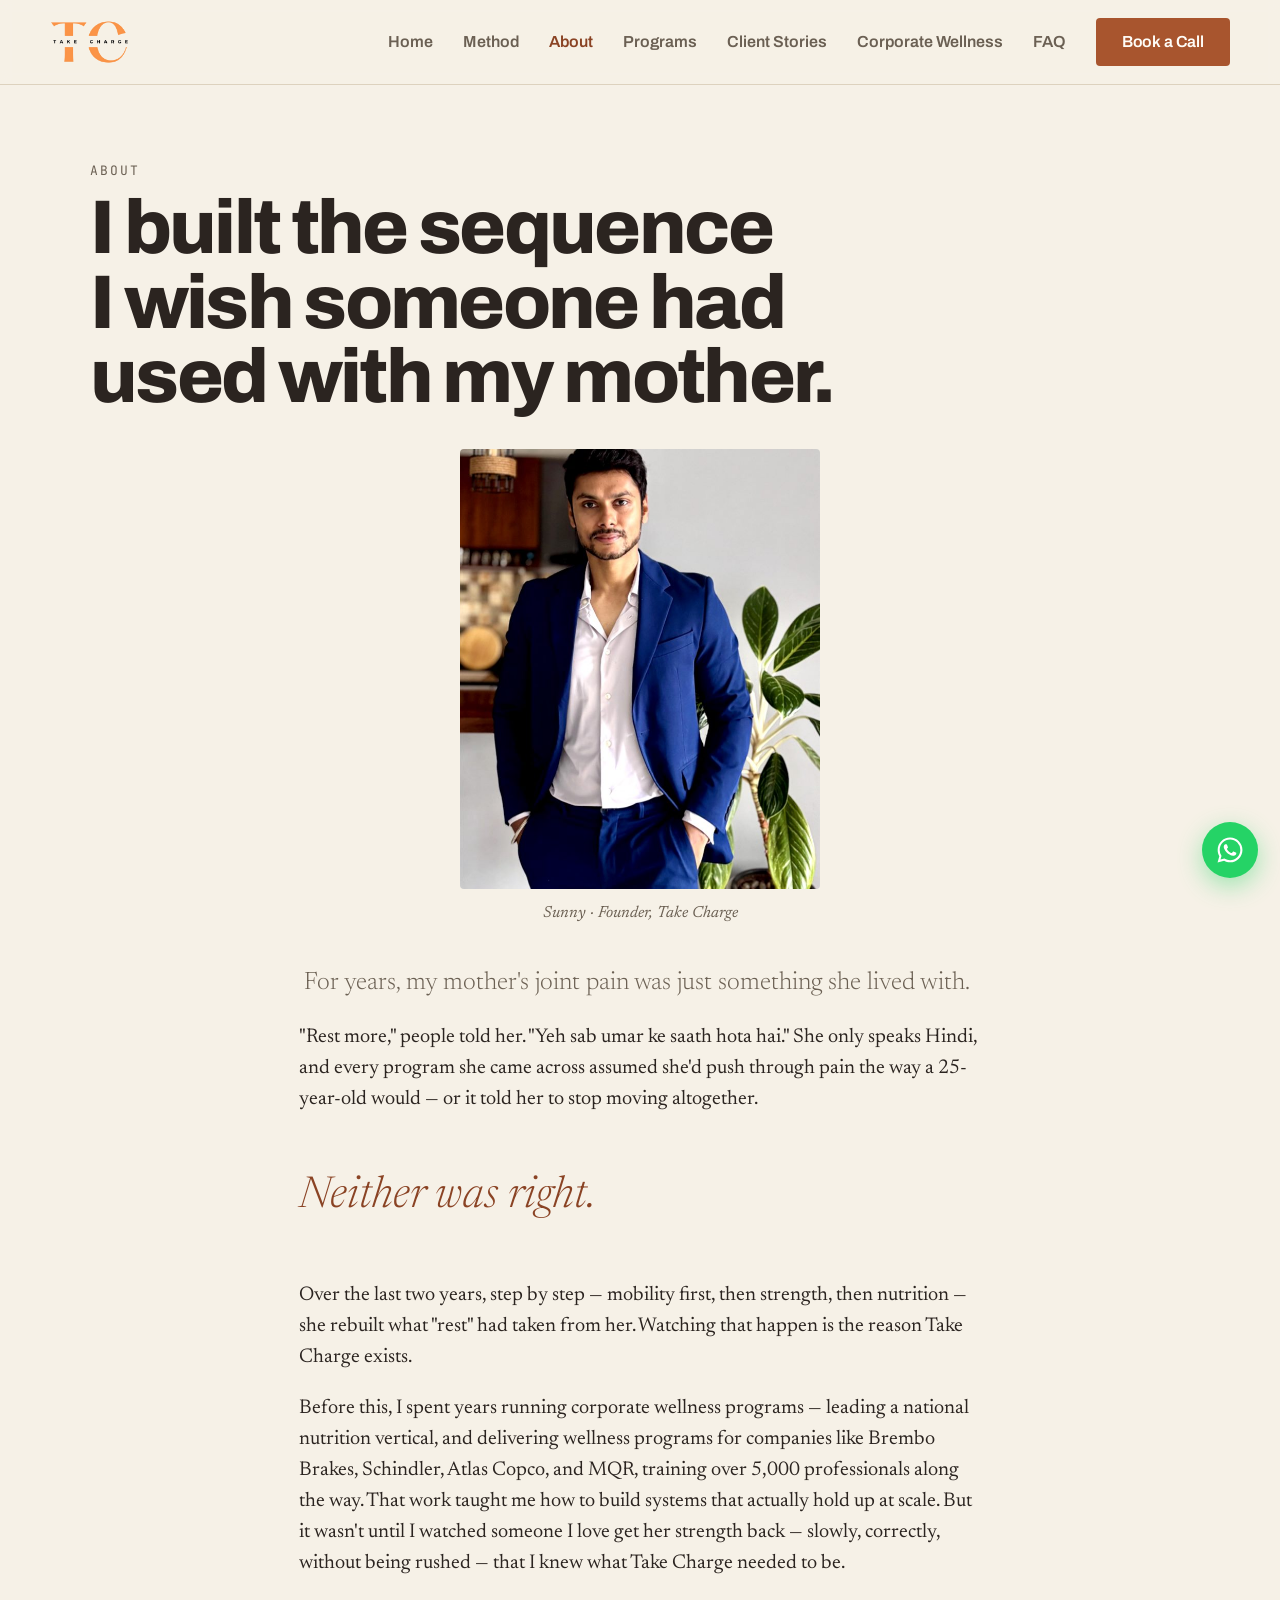
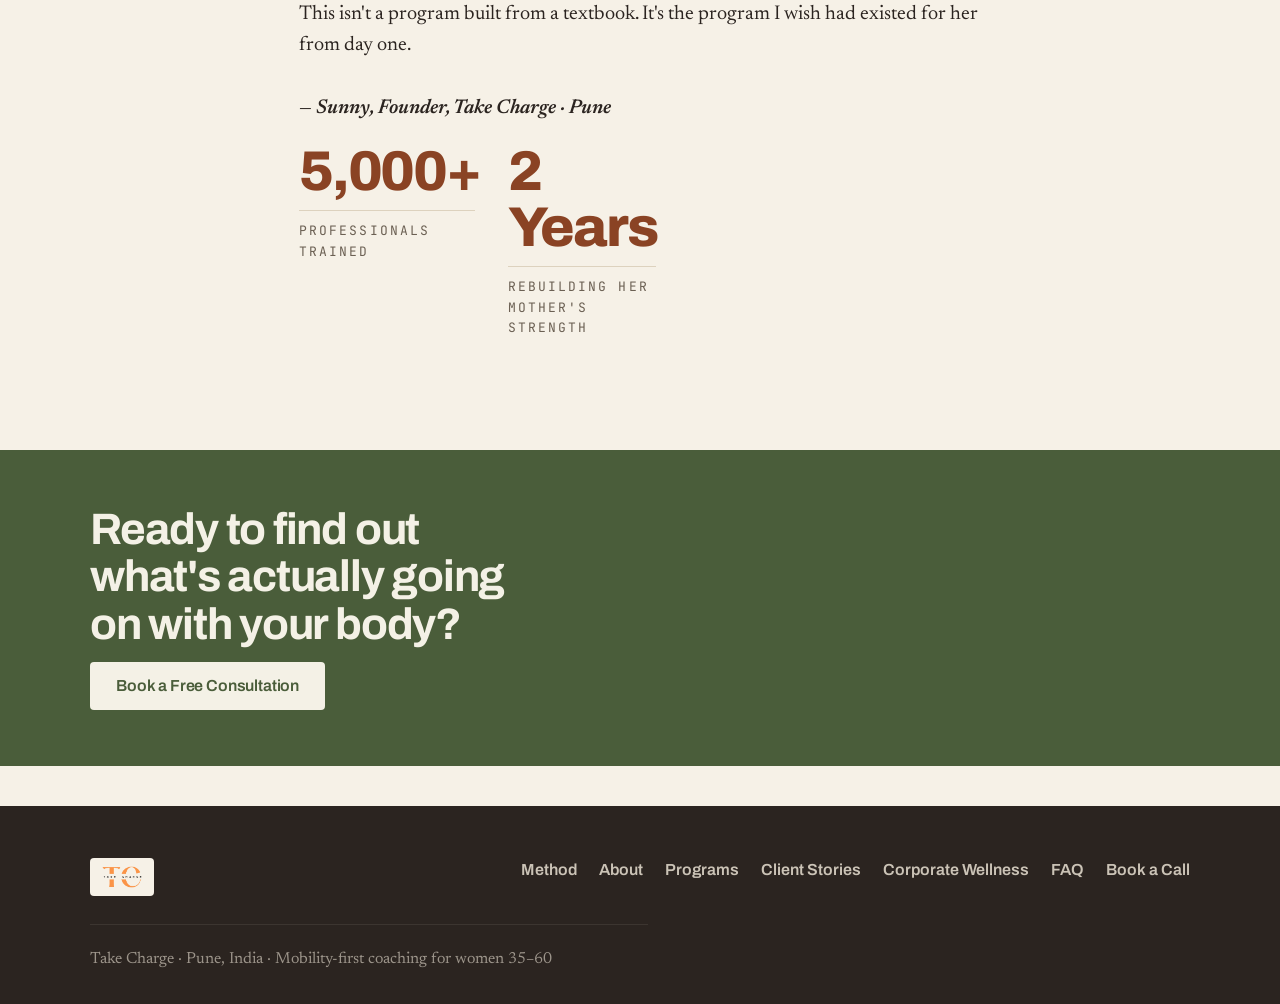
<file: about.html>
<!DOCTYPE html>
<html lang="en">
<head>
<meta charset="UTF-8">
<meta name="viewport" content="width=device-width, initial-scale=1.0">
<title>About — Take Charge</title>
<meta name="description" content="Why Take Charge exists — the story behind the method.">
<link rel="icon" href="favicon.svg" type="image/svg+xml">
<link rel="preconnect" href="https://fonts.googleapis.com">
<link rel="preconnect" href="https://fonts.gstatic.com" crossorigin>
<link href="https://fonts.googleapis.com/css2?family=Archivo:wght@400;600;700;800&family=Newsreader:ital,wght@0,300;0,400;1,300;1,400&family=JetBrains+Mono:wght@400&display=swap" rel="stylesheet">
<link rel="stylesheet" href="style.css">
</head>
<body>

<header class="site">
  <div class="wrap nav-row">
    <a href="index.html" class="logo"><img src="logo.png" alt="Take Charge" class="logo-img" width="540" height="300"></a>
    <button class="menu-toggle" aria-label="Toggle menu">☰</button>
    <nav class="links">
      <a href="index.html">Home</a>
      <a href="method.html">Method</a>
      <a href="about.html" class="active">About</a>
      <a href="programs.html">Programs</a>
      <a href="client-stories.html">Client Stories</a>
      <a href="corporate-wellness.html">Corporate Wellness</a>
      <a href="faq.html">FAQ</a>
      <a href="book.html" class="btn">Book a Call</a>
    </nav>
  </div>
</header>

<section class="hero" style="padding-bottom: 10px;">
  <div class="wrap">
    <p class="eyebrow">About</p>
    <h1 style="max-width: 20ch;">I built the sequence I wish someone had used with my mother.</h1>
  </div>
</section>

<section style="padding-top: 10px;">
  <div class="wrap">
    <article class="about-article">
      <figure class="about-portrait-plain">
        <img src="founder.jpg" alt="Sunny, founder of Take Charge" width="700" height="856">
        <figcaption>Sunny &middot; Founder, Take Charge</figcaption>
      </figure>

      <p class="lead">For years, my mother's joint pain was just something she lived with.</p>

      <p>"Rest more," people told her. "Yeh sab umar ke saath hota hai." She only speaks Hindi, and every program she came across assumed she'd push through pain the way a 25-year-old would — or it told her to stop moving altogether.</p>

      <p class="pull-quote">Neither was right.</p>

      <p>Over the last two years, step by step — mobility first, then strength, then nutrition — she rebuilt what "rest" had taken from her. Watching that happen is the reason Take Charge exists.</p>

      <p>Before this, I spent years running corporate wellness programs — leading a national nutrition vertical, and delivering wellness programs for companies like Brembo Brakes, Schindler, Atlas Copco, and MQR, training over 5,000 professionals along the way. That work taught me how to build systems that actually hold up at scale. But it wasn't until I watched someone I love get her strength back — slowly, correctly, without being rushed — that I knew what Take Charge needed to be.</p>

      <p>This isn't a program built from a textbook. It's the program I wish had existed for her from day one.</p>

      <p style="font-family: var(--font-body); font-style: italic; font-weight: 600; margin-top: 32px;">— Sunny, Founder, Take Charge · Pune</p>

      <ul class="stats-bar about-credentials">
        <li class="stat-block">
          <span class="stat-num">5,000+</span>
          <span class="stat-label">Professionals trained</span>
        </li>
        <li class="stat-block">
          <span class="stat-num">2 Years</span>
          <span class="stat-label">Rebuilding her mother's strength</span>
        </li>
      </ul>
    </article>
  </div>
</section>

<section class="cta-band">
  <div class="wrap">
    <h2>Ready to find out what's actually going on with your body?</h2>
    <a href="book.html" class="btn">Book a Free Consultation</a>
  </div>
</section>

<footer class="site">
  <div class="wrap">
    <div class="foot-row">
      <a href="index.html" class="logo"><img src="logo.png" alt="Take Charge" class="logo-img" width="540" height="300"></a>
      <nav>
        <a href="method.html">Method</a>
        <a href="about.html">About</a>
        <a href="programs.html">Programs</a>
        <a href="client-stories.html">Client Stories</a>
        <a href="corporate-wellness.html">Corporate Wellness</a>
        <a href="faq.html">FAQ</a>
        <a href="book.html">Book a Call</a>
      </nav>
    </div>
    <p class="fine">Take Charge · Pune, India · Mobility-first coaching for women 35–60</p>
  </div>
</footer>

<a href="https://wa.me/919112322742" class="whatsapp-float" target="_blank" rel="noopener" aria-label="Chat with us on WhatsApp">
  <svg viewBox="0 0 24 24" fill="currentColor" aria-hidden="true"><path d="M12.04 2C6.58 2 2.13 6.45 2.13 11.91c0 1.75.46 3.48 1.32 4.99L2.05 22l5.25-1.38c1.45.79 3.08 1.21 4.74 1.21h.01c5.46 0 9.91-4.45 9.91-9.91 0-2.65-1.03-5.14-2.9-7.01A9.82 9.82 0 0012.05 2zm0 18.16h-.01c-1.48 0-2.93-.4-4.2-1.15l-.3-.18-3.12.82.83-3.04-.2-.31a8.26 8.26 0 01-1.27-4.4c0-4.54 3.7-8.24 8.25-8.24 2.2 0 4.27.86 5.83 2.42a8.18 8.18 0 012.41 5.83c0 4.54-3.7 8.24-8.24 8.24zm4.52-6.16c-.25-.12-1.47-.72-1.69-.81-.23-.08-.39-.12-.56.12-.17.25-.64.81-.78.97-.14.17-.29.19-.54.06-.25-.12-1.05-.39-1.99-1.23-.74-.66-1.23-1.47-1.38-1.72-.14-.25-.02-.38.11-.51.11-.11.25-.29.37-.43.12-.14.16-.25.25-.41.08-.17.04-.31-.02-.43-.06-.12-.56-1.35-.77-1.85-.2-.48-.41-.42-.56-.43h-.48c-.17 0-.43.06-.66.31-.23.25-.86.84-.86 2.05 0 1.21.89 2.38 1.01 2.54.12.17 1.75 2.67 4.23 3.74.59.26 1.05.41 1.41.52.59.19 1.13.16 1.56.1.48-.07 1.47-.6 1.67-1.18.21-.58.21-1.08.15-1.18-.06-.1-.23-.16-.48-.28z"/></svg>
</a>
<script src="nav.js"></script>
</body>
</html>
</file>
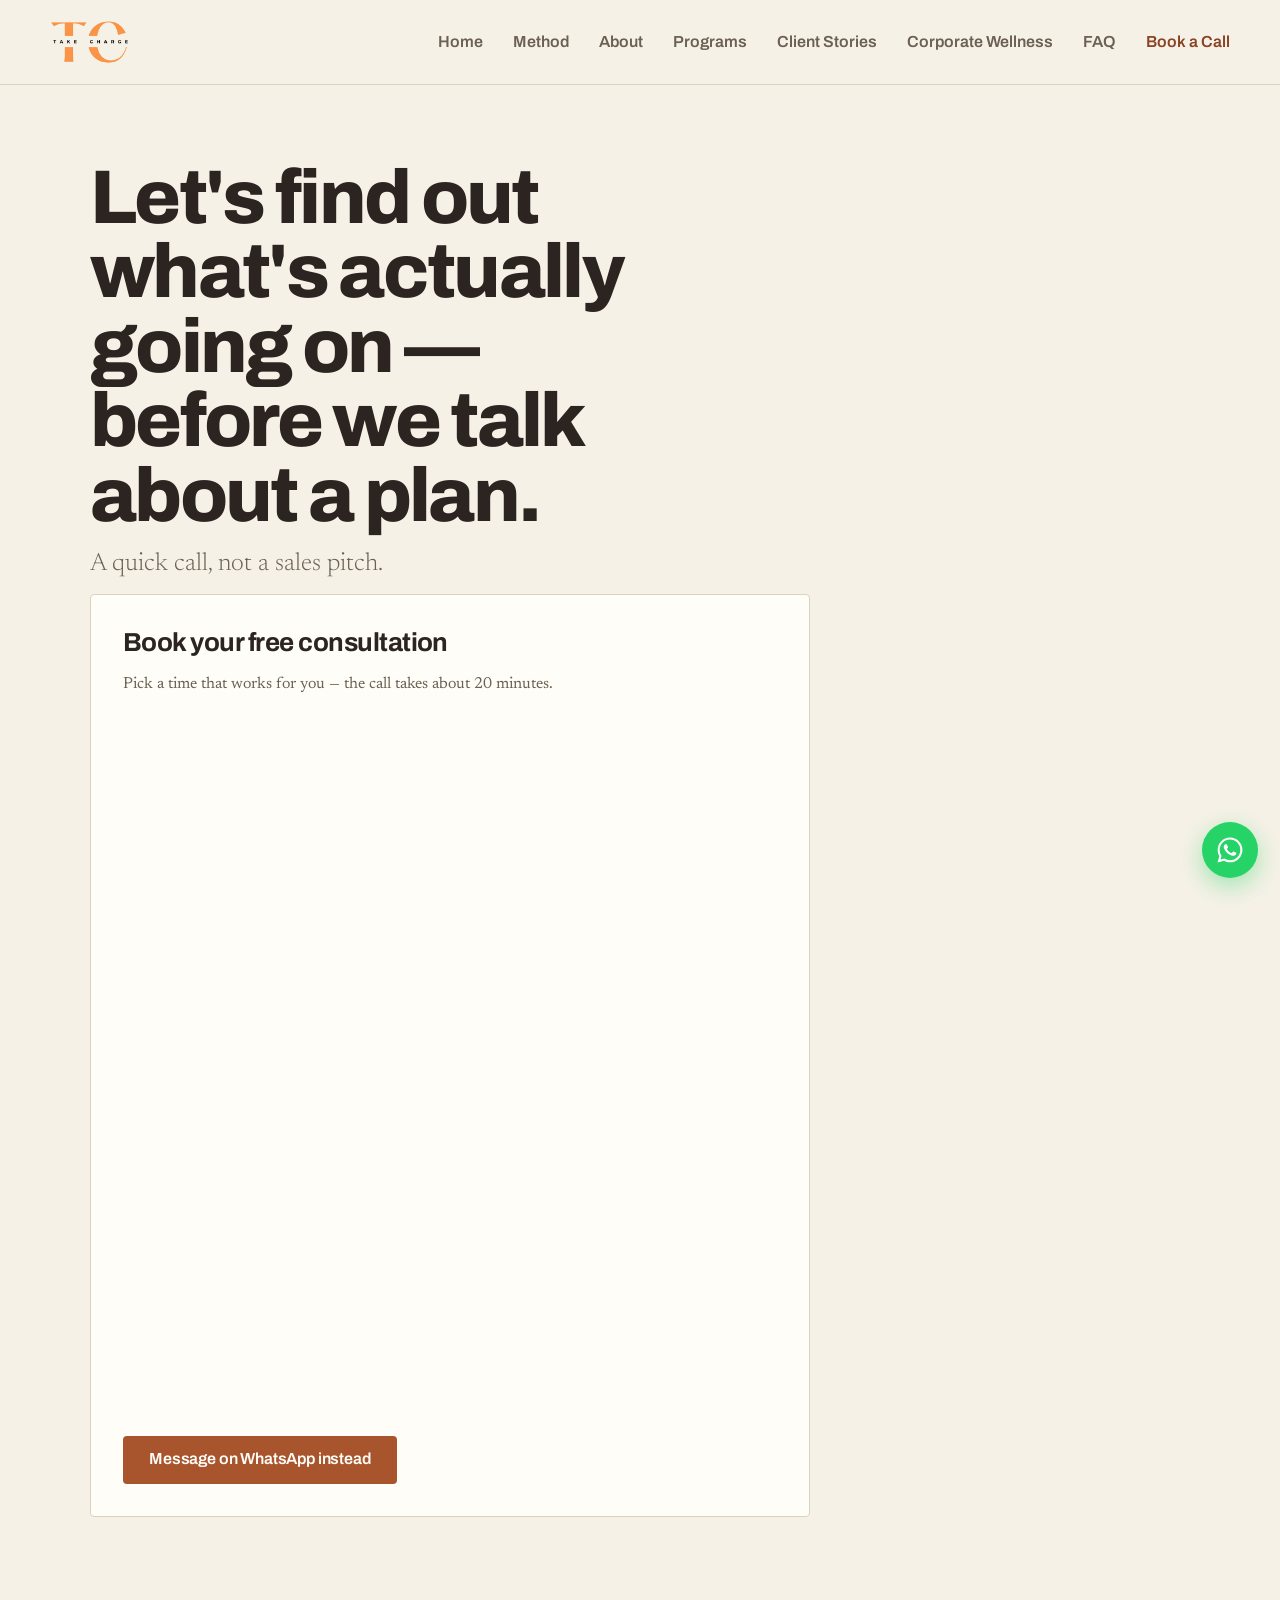
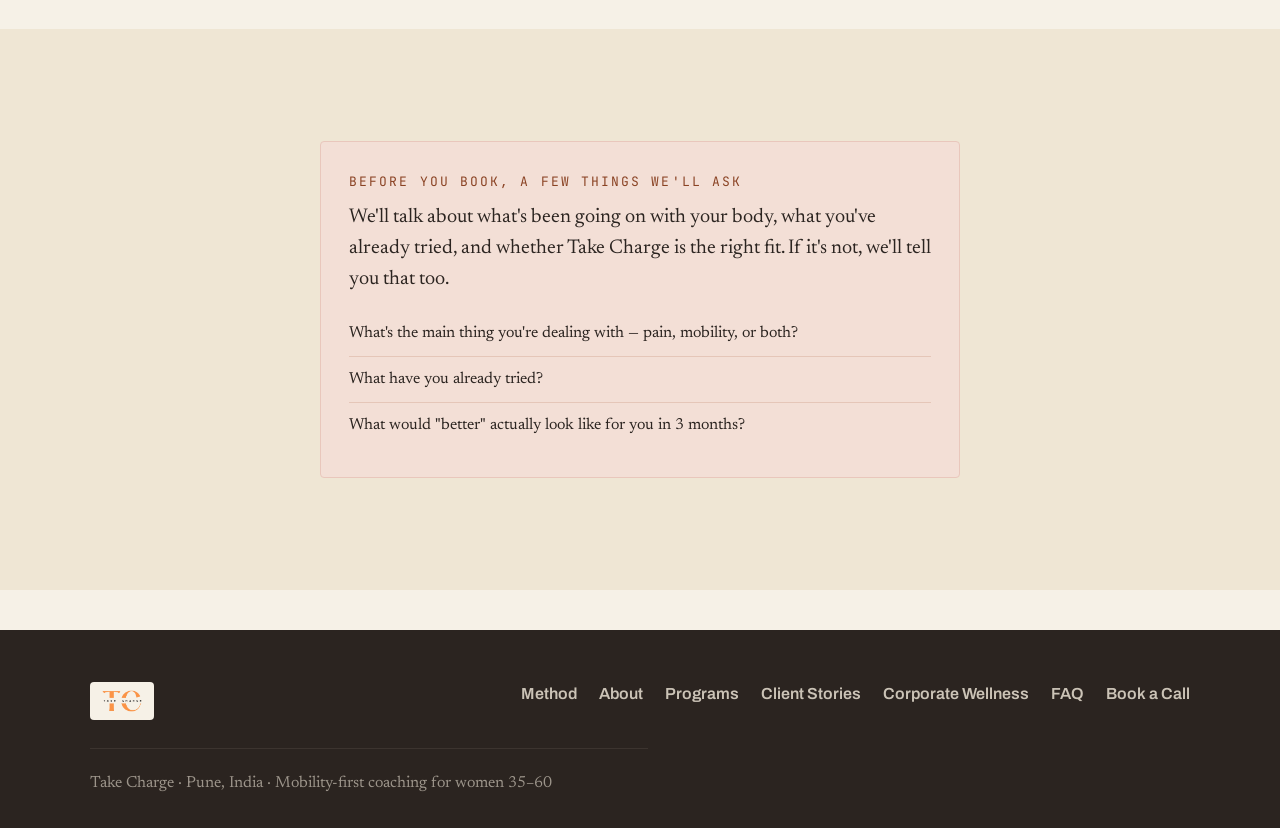
<file: book.html>
<!DOCTYPE html>
<html lang="en">
<head>
<meta charset="UTF-8">
<meta name="viewport" content="width=device-width, initial-scale=1.0">
<title>Book a Consultation — Take Charge</title>
<link rel="icon" href="favicon.svg" type="image/svg+xml">
<link rel="preconnect" href="https://fonts.googleapis.com">
<link rel="preconnect" href="https://fonts.gstatic.com" crossorigin>
<link href="https://fonts.googleapis.com/css2?family=Archivo:wght@400;600;700;800&family=Newsreader:ital,wght@0,300;0,400;1,300;1,400&family=JetBrains+Mono:wght@400&display=swap" rel="stylesheet">
<link rel="stylesheet" href="style.css">
</head>
<body>

<header class="site">
  <div class="wrap nav-row">
    <a href="index.html" class="logo"><img src="logo.png" alt="Take Charge" class="logo-img" width="540" height="300"></a>
    <button class="menu-toggle" aria-label="Toggle menu">☰</button>
    <nav class="links">
      <a href="index.html">Home</a>
      <a href="method.html">Method</a>
      <a href="about.html">About</a>
      <a href="programs.html">Programs</a>
      <a href="client-stories.html">Client Stories</a>
      <a href="corporate-wellness.html">Corporate Wellness</a>
      <a href="faq.html">FAQ</a>
      <a href="book.html" class="active">Book a Call</a>
    </nav>
  </div>
</header>

<section class="hero" style="padding-bottom: 10px;">
  <div class="wrap">
    <h1 style="max-width: 14ch;">Let's find out what's actually going on — before we talk about a plan.</h1>
    <p class="lead">A quick call, not a sales pitch.</p>
  </div>
</section>

<section style="padding-top: 0;">
  <div class="wrap">
    <div class="card" style="max-width: 720px;">
      <h3 class="mt-0">Book your free consultation</h3>
      <p class="small">Pick a time that works for you — the call takes about 20 minutes.</p>

      <!-- Calendly inline widget begin -->
      <div class="calendly-inline-widget" data-url="https://calendly.com/sunnytakecharge/one-on-one-assessment" style="min-width:320px;height:700px;"></div>
      <script type="text/javascript" src="https://assets.calendly.com/assets/external/widget.js" async></script>
      <!-- Calendly inline widget end -->

      <a href="https://wa.me/919112322742" class="btn btn-book" style="margin-top: 20px;">Message on WhatsApp instead</a>
    </div>
  </div>
</section>

<section class="alt">
  <div class="wrap">
    <div class="hero-panel" style="max-width: 640px; margin: 0 auto;">
      <p class="eyebrow">Before you book, a few things we'll ask</p>
      <p class="mt-0" style="margin-bottom: 16px;">We'll talk about what's been going on with your body, what you've already tried, and whether Take Charge is the right fit. If it's not, we'll tell you that too.</p>
      <ul>
        <li>What's the main thing you're dealing with — pain, mobility, or both?</li>
        <li>What have you already tried?</li>
        <li>What would "better" actually look like for you in 3 months?</li>
      </ul>
    </div>
  </div>
</section>

<footer class="site">
  <div class="wrap">
    <div class="foot-row">
      <a href="index.html" class="logo"><img src="logo.png" alt="Take Charge" class="logo-img" width="540" height="300"></a>
      <nav>
        <a href="method.html">Method</a>
        <a href="about.html">About</a>
        <a href="programs.html">Programs</a>
        <a href="client-stories.html">Client Stories</a>
        <a href="corporate-wellness.html">Corporate Wellness</a>
        <a href="faq.html">FAQ</a>
        <a href="book.html">Book a Call</a>
      </nav>
    </div>
    <p class="fine">Take Charge · Pune, India · Mobility-first coaching for women 35–60</p>
  </div>
</footer>

<a href="https://wa.me/919112322742" class="whatsapp-float" target="_blank" rel="noopener" aria-label="Chat with us on WhatsApp">
  <svg viewBox="0 0 24 24" fill="currentColor" aria-hidden="true"><path d="M12.04 2C6.58 2 2.13 6.45 2.13 11.91c0 1.75.46 3.48 1.32 4.99L2.05 22l5.25-1.38c1.45.79 3.08 1.21 4.74 1.21h.01c5.46 0 9.91-4.45 9.91-9.91 0-2.65-1.03-5.14-2.9-7.01A9.82 9.82 0 0012.05 2zm0 18.16h-.01c-1.48 0-2.93-.4-4.2-1.15l-.3-.18-3.12.82.83-3.04-.2-.31a8.26 8.26 0 01-1.27-4.4c0-4.54 3.7-8.24 8.25-8.24 2.2 0 4.27.86 5.83 2.42a8.18 8.18 0 012.41 5.83c0 4.54-3.7 8.24-8.24 8.24zm4.52-6.16c-.25-.12-1.47-.72-1.69-.81-.23-.08-.39-.12-.56.12-.17.25-.64.81-.78.97-.14.17-.29.19-.54.06-.25-.12-1.05-.39-1.99-1.23-.74-.66-1.23-1.47-1.38-1.72-.14-.25-.02-.38.11-.51.11-.11.25-.29.37-.43.12-.14.16-.25.25-.41.08-.17.04-.31-.02-.43-.06-.12-.56-1.35-.77-1.85-.2-.48-.41-.42-.56-.43h-.48c-.17 0-.43.06-.66.31-.23.25-.86.84-.86 2.05 0 1.21.89 2.38 1.01 2.54.12.17 1.75 2.67 4.23 3.74.59.26 1.05.41 1.41.52.59.19 1.13.16 1.56.1.48-.07 1.47-.6 1.67-1.18.21-.58.21-1.08.15-1.18-.06-.1-.23-.16-.48-.28z"/></svg>
</a>
<script src="nav.js"></script>
</body>
</html>
</file>
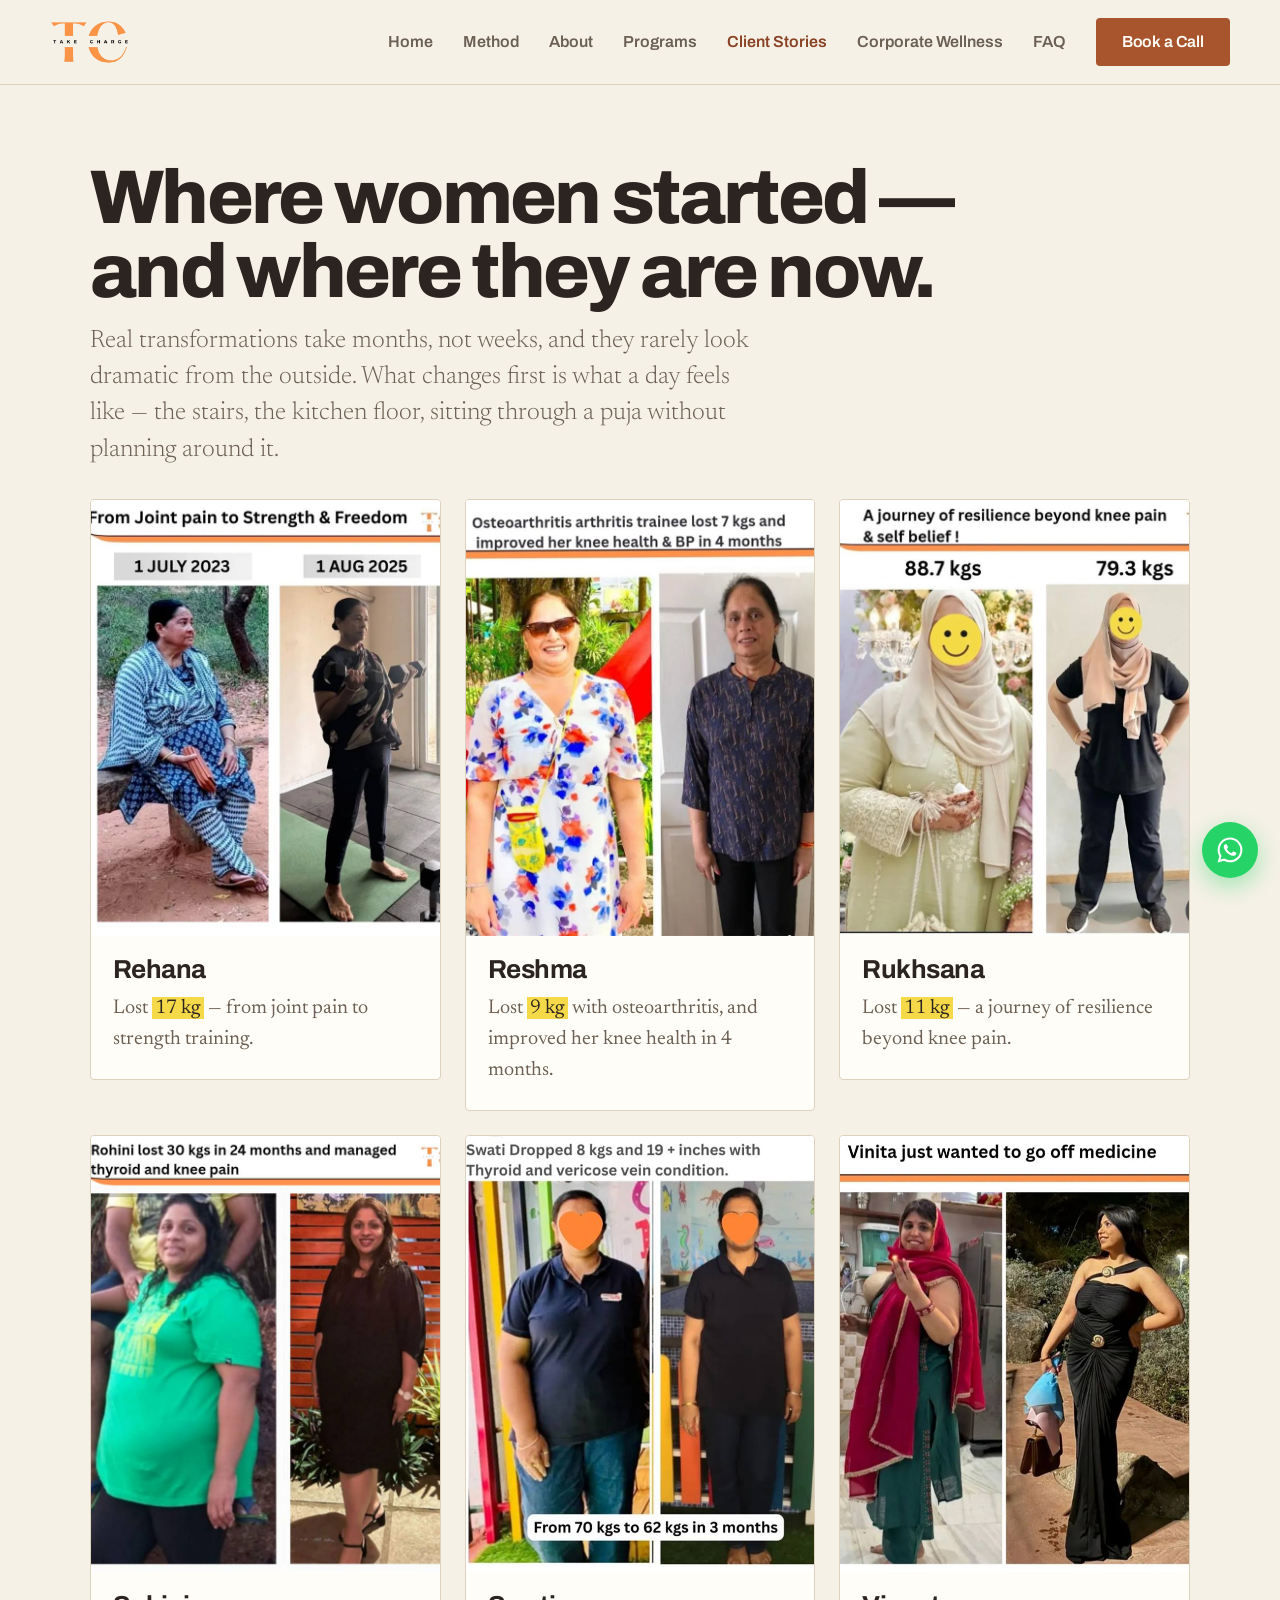
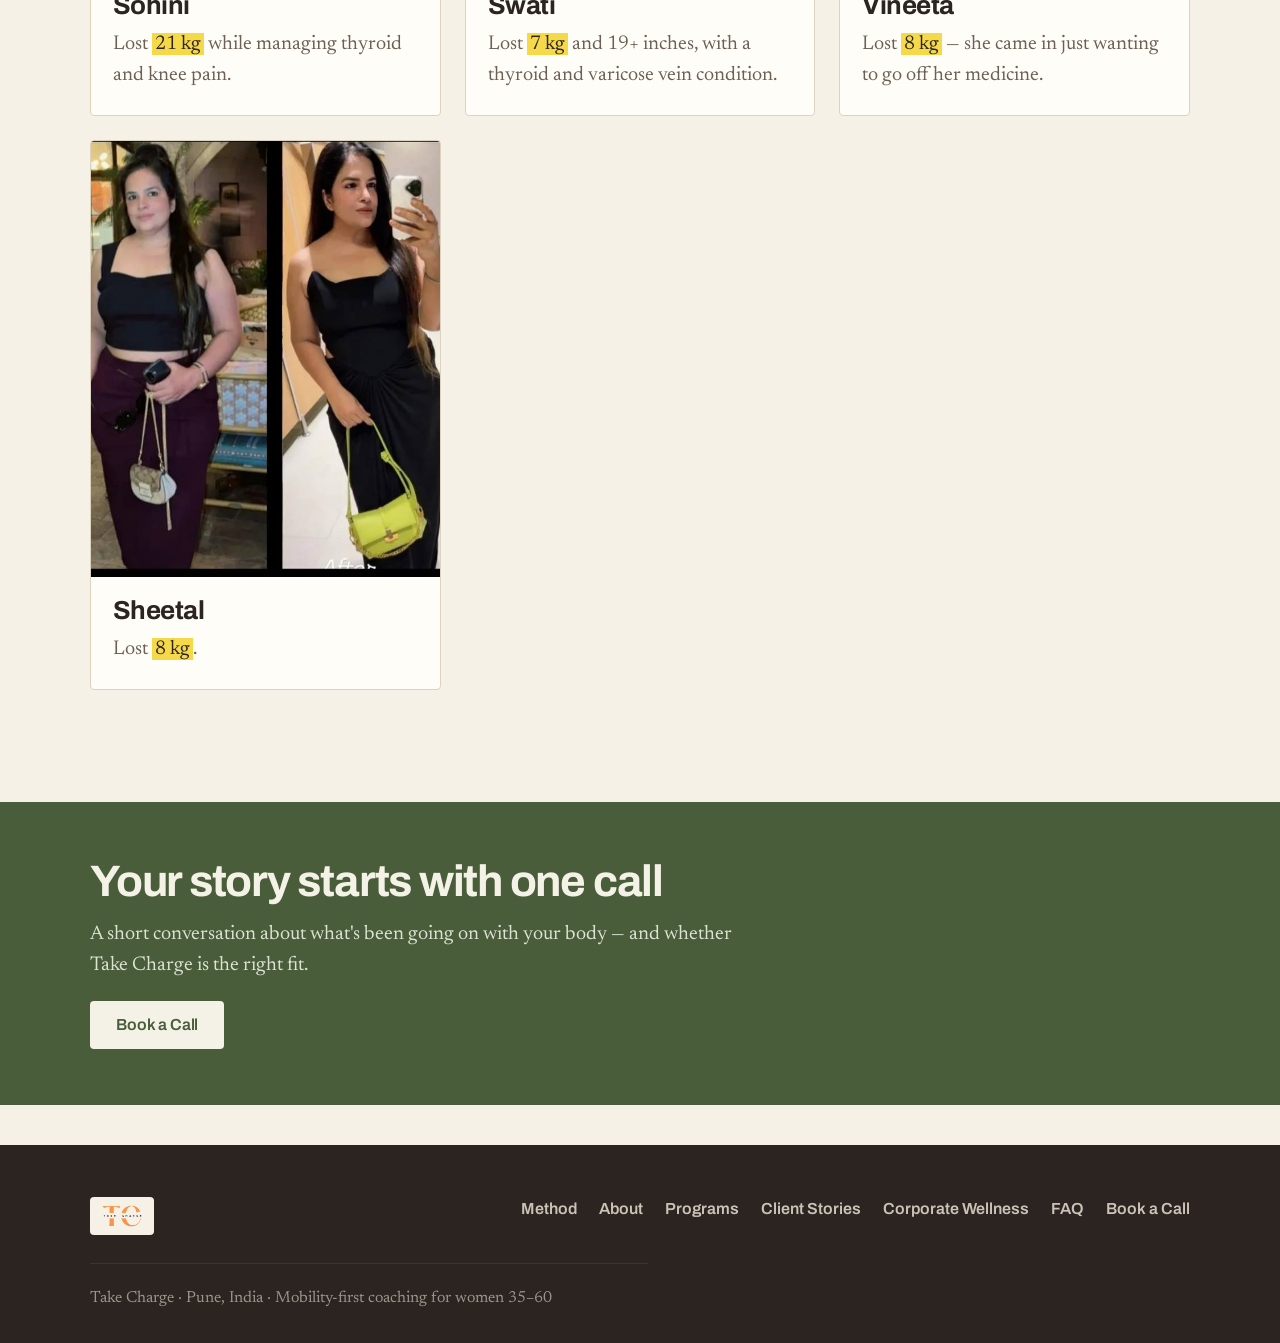
<file: client-stories.html>
<!DOCTYPE html>
<html lang="en">
<head>
<meta charset="UTF-8">
<meta name="viewport" content="width=device-width, initial-scale=1.0">
<title>Client Stories — Take Charge</title>
<meta name="description" content="Before-and-after transformations from Take Charge members — mobility-first strength coaching for women 35–60.">
<link rel="icon" href="favicon.svg" type="image/svg+xml">
<link rel="preconnect" href="https://fonts.googleapis.com">
<link rel="preconnect" href="https://fonts.gstatic.com" crossorigin>
<link href="https://fonts.googleapis.com/css2?family=Archivo:wght@400;600;700;800&family=Newsreader:ital,wght@0,300;0,400;1,300;1,400&family=JetBrains+Mono:wght@400&display=swap" rel="stylesheet">
<link rel="stylesheet" href="style.css">
</head>
<body>

<header class="site">
  <div class="wrap nav-row">
    <a href="index.html" class="logo"><img src="logo.png" alt="Take Charge" class="logo-img" width="540" height="300"></a>
    <button class="menu-toggle" aria-label="Toggle menu">☰</button>
    <nav class="links">
      <a href="index.html">Home</a>
      <a href="method.html">Method</a>
      <a href="about.html">About</a>
      <a href="programs.html">Programs</a>
      <a href="client-stories.html" class="active">Client Stories</a>
      <a href="corporate-wellness.html">Corporate Wellness</a>
      <a href="faq.html">FAQ</a>
      <a href="book.html" class="btn">Book a Call</a>
    </nav>
  </div>
</header>

<section class="hero" style="padding-bottom: 20px;">
  <div class="wrap">
    <h1 style="max-width: 18ch;">Where women started — and where they are now.</h1>
    <p class="hero-sub">Real transformations take months, not weeks, and they rarely look dramatic from the outside. What changes first is what a day feels like — the stairs, the kitchen floor, sitting through a puja without planning around it.</p>
  </div>
</section>

<section style="padding-top: 10px;">
  <div class="wrap">

    <!--
      Photos live in clients/ (see clients/README.md). Each file is a single
      combined before/after image with its own caption baked in.
    -->

    <div class="story-grid">

      <article class="card story-card">
        <div class="story-photos is-single">
          <img src="clients/rehana.jpeg" alt="Rehana — before and after transformation" width="884" height="900" loading="lazy">
        </div>
        <div class="story-body">
          <h3 class="story-name">Rehana</h3>
          <p class="story-result">Lost <span class="highlight">17 kg</span> — from joint pain to strength training.</p>
        </div>
      </article>

      <article class="card story-card">
        <div class="story-photos is-single">
          <img src="clients/reshma.jpeg" alt="Reshma — before and after transformation" width="787" height="900" loading="lazy">
        </div>
        <div class="story-body">
          <h3 class="story-name">Reshma</h3>
          <p class="story-result">Lost <span class="highlight">9 kg</span> with osteoarthritis, and improved her knee health in 4 months.</p>
        </div>
      </article>

      <article class="card story-card">
        <div class="story-photos is-single">
          <img src="clients/rukhsana.jpeg" alt="Rukhsana — before and after transformation" width="900" height="884" loading="lazy">
        </div>
        <div class="story-body">
          <h3 class="story-name">Rukhsana</h3>
          <p class="story-result">Lost <span class="highlight">11 kg</span> — a journey of resilience beyond knee pain.</p>
        </div>
      </article>

      <article class="card story-card">
        <div class="story-photos is-single">
          <img src="clients/sohini.jpg" alt="Sohini — before and after transformation" width="900" height="900" loading="lazy">
        </div>
        <div class="story-body">
          <h3 class="story-name">Sohini</h3>
          <p class="story-result">Lost <span class="highlight">21 kg</span> while managing thyroid and knee pain.</p>
        </div>
      </article>

      <article class="card story-card">
        <div class="story-photos is-single">
          <img src="clients/swati.jpeg" alt="Swati — before and after transformation" width="900" height="793" loading="lazy">
        </div>
        <div class="story-body">
          <h3 class="story-name">Swati</h3>
          <p class="story-result">Lost <span class="highlight">7 kg</span> and 19+ inches, with a thyroid and varicose vein condition.</p>
        </div>
      </article>

      <article class="card story-card">
        <div class="story-photos is-single">
          <img src="clients/vineeta.jpeg" alt="Vineeta — before and after transformation" width="900" height="868" loading="lazy">
        </div>
        <div class="story-body">
          <h3 class="story-name">Vineeta</h3>
          <p class="story-result">Lost <span class="highlight">8 kg</span> — she came in just wanting to go off her medicine.</p>
        </div>
      </article>

      <article class="card story-card">
        <div class="story-photos is-single">
          <img src="clients/sheetal.jpeg" alt="Sheetal — before and after transformation" width="824" height="766" loading="lazy">
        </div>
        <div class="story-body">
          <h3 class="story-name">Sheetal</h3>
          <p class="story-result">Lost <span class="highlight">8 kg</span>.</p>
        </div>
      </article>

    </div>
  </div>
</section>

<section class="cta-band">
  <div class="wrap">
    <h2>Your story starts with one call</h2>
    <p>A short conversation about what's been going on with your body — and whether Take Charge is the right fit.</p>
    <a href="book.html" class="btn">Book a Call</a>
  </div>
</section>

<footer class="site">
  <div class="wrap">
    <div class="foot-row">
      <a href="index.html" class="logo"><img src="logo.png" alt="Take Charge" class="logo-img" width="540" height="300"></a>
      <nav>
        <a href="method.html">Method</a>
        <a href="about.html">About</a>
        <a href="programs.html">Programs</a>
        <a href="client-stories.html">Client Stories</a>
        <a href="corporate-wellness.html">Corporate Wellness</a>
        <a href="faq.html">FAQ</a>
        <a href="book.html">Book a Call</a>
      </nav>
    </div>
    <p class="fine">Take Charge · Pune, India · Mobility-first coaching for women 35–60</p>
  </div>
</footer>

<a href="https://wa.me/919112322742" class="whatsapp-float" target="_blank" rel="noopener" aria-label="Chat with us on WhatsApp">
  <svg viewBox="0 0 24 24" fill="currentColor" aria-hidden="true"><path d="M12.04 2C6.58 2 2.13 6.45 2.13 11.91c0 1.75.46 3.48 1.32 4.99L2.05 22l5.25-1.38c1.45.79 3.08 1.21 4.74 1.21h.01c5.46 0 9.91-4.45 9.91-9.91 0-2.65-1.03-5.14-2.9-7.01A9.82 9.82 0 0012.05 2zm0 18.16h-.01c-1.48 0-2.93-.4-4.2-1.15l-.3-.18-3.12.82.83-3.04-.2-.31a8.26 8.26 0 01-1.27-4.4c0-4.54 3.7-8.24 8.25-8.24 2.2 0 4.27.86 5.83 2.42a8.18 8.18 0 012.41 5.83c0 4.54-3.7 8.24-8.24 8.24zm4.52-6.16c-.25-.12-1.47-.72-1.69-.81-.23-.08-.39-.12-.56.12-.17.25-.64.81-.78.97-.14.17-.29.19-.54.06-.25-.12-1.05-.39-1.99-1.23-.74-.66-1.23-1.47-1.38-1.72-.14-.25-.02-.38.11-.51.11-.11.25-.29.37-.43.12-.14.16-.25.25-.41.08-.17.04-.31-.02-.43-.06-.12-.56-1.35-.77-1.85-.2-.48-.41-.42-.56-.43h-.48c-.17 0-.43.06-.66.31-.23.25-.86.84-.86 2.05 0 1.21.89 2.38 1.01 2.54.12.17 1.75 2.67 4.23 3.74.59.26 1.05.41 1.41.52.59.19 1.13.16 1.56.1.48-.07 1.47-.6 1.67-1.18.21-.58.21-1.08.15-1.18-.06-.1-.23-.16-.48-.28z"/></svg>
</a>
<script src="nav.js"></script>
</body>
</html>
</file>
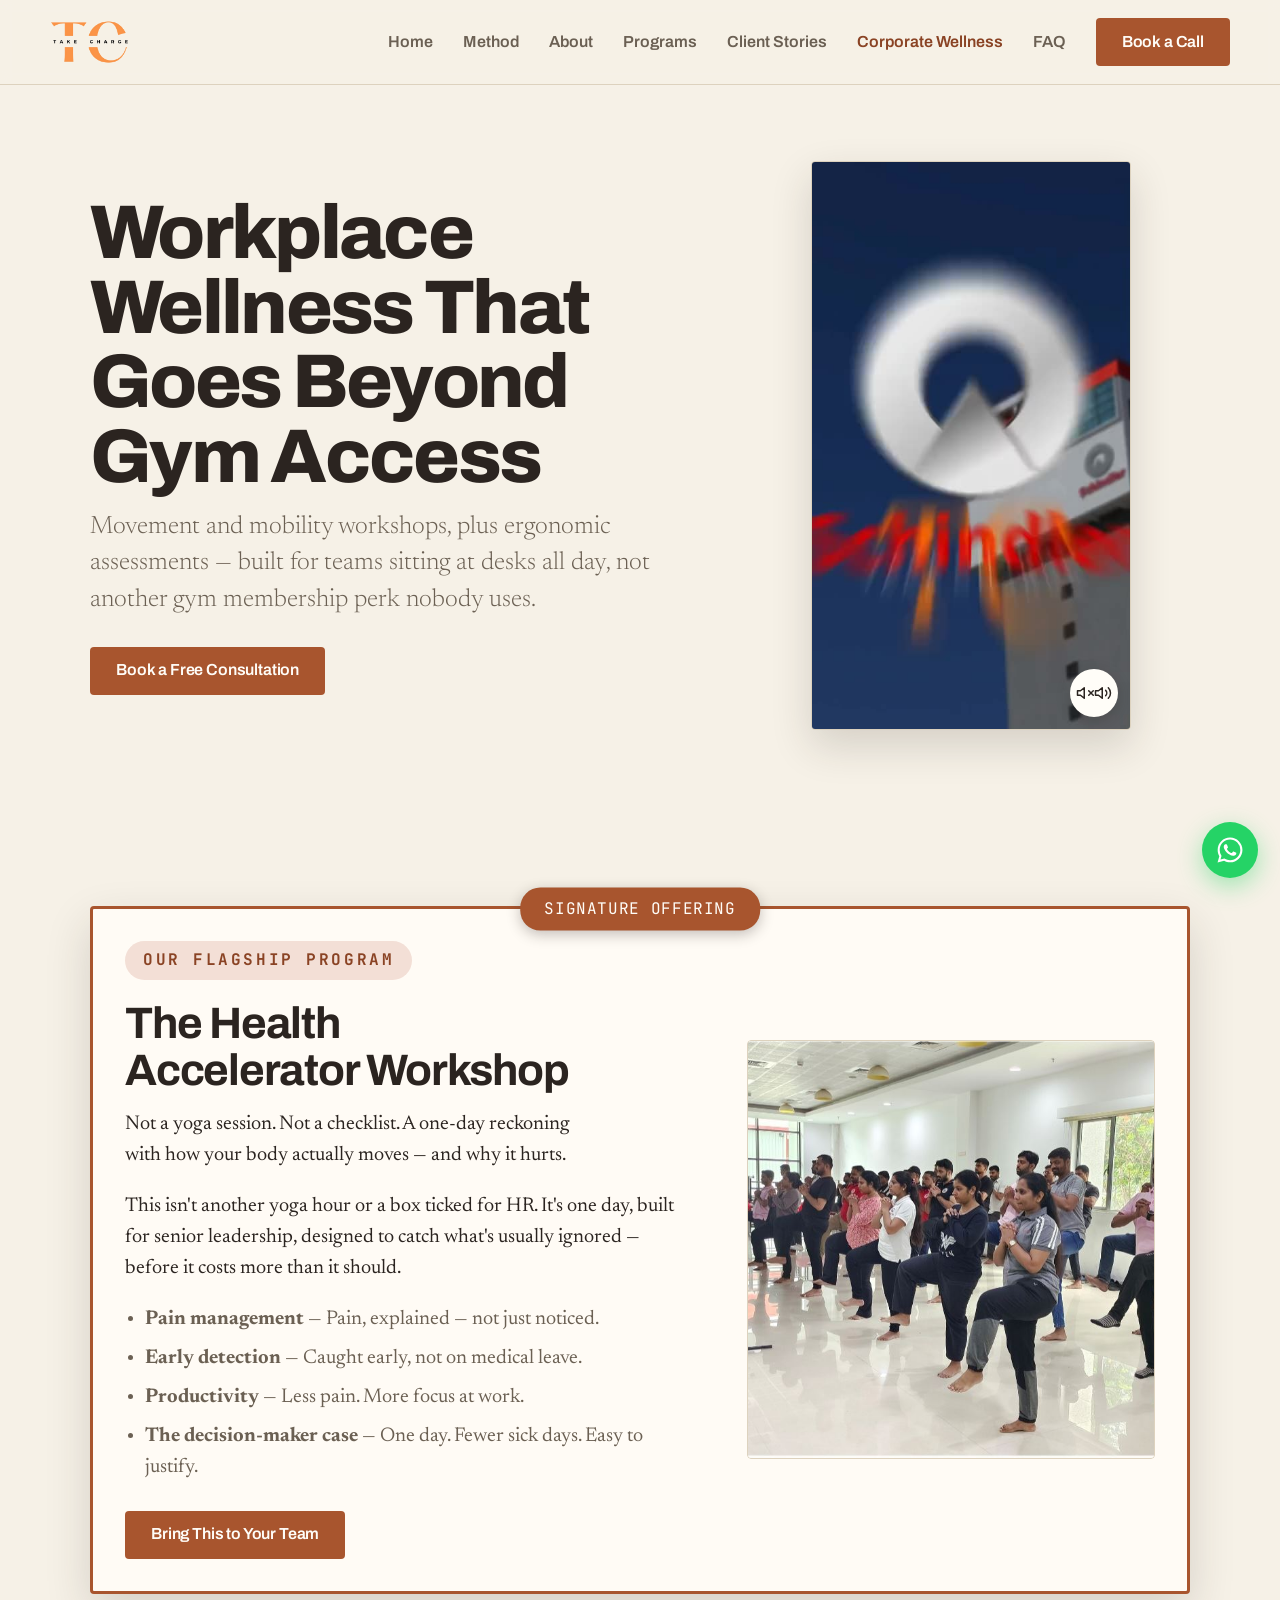
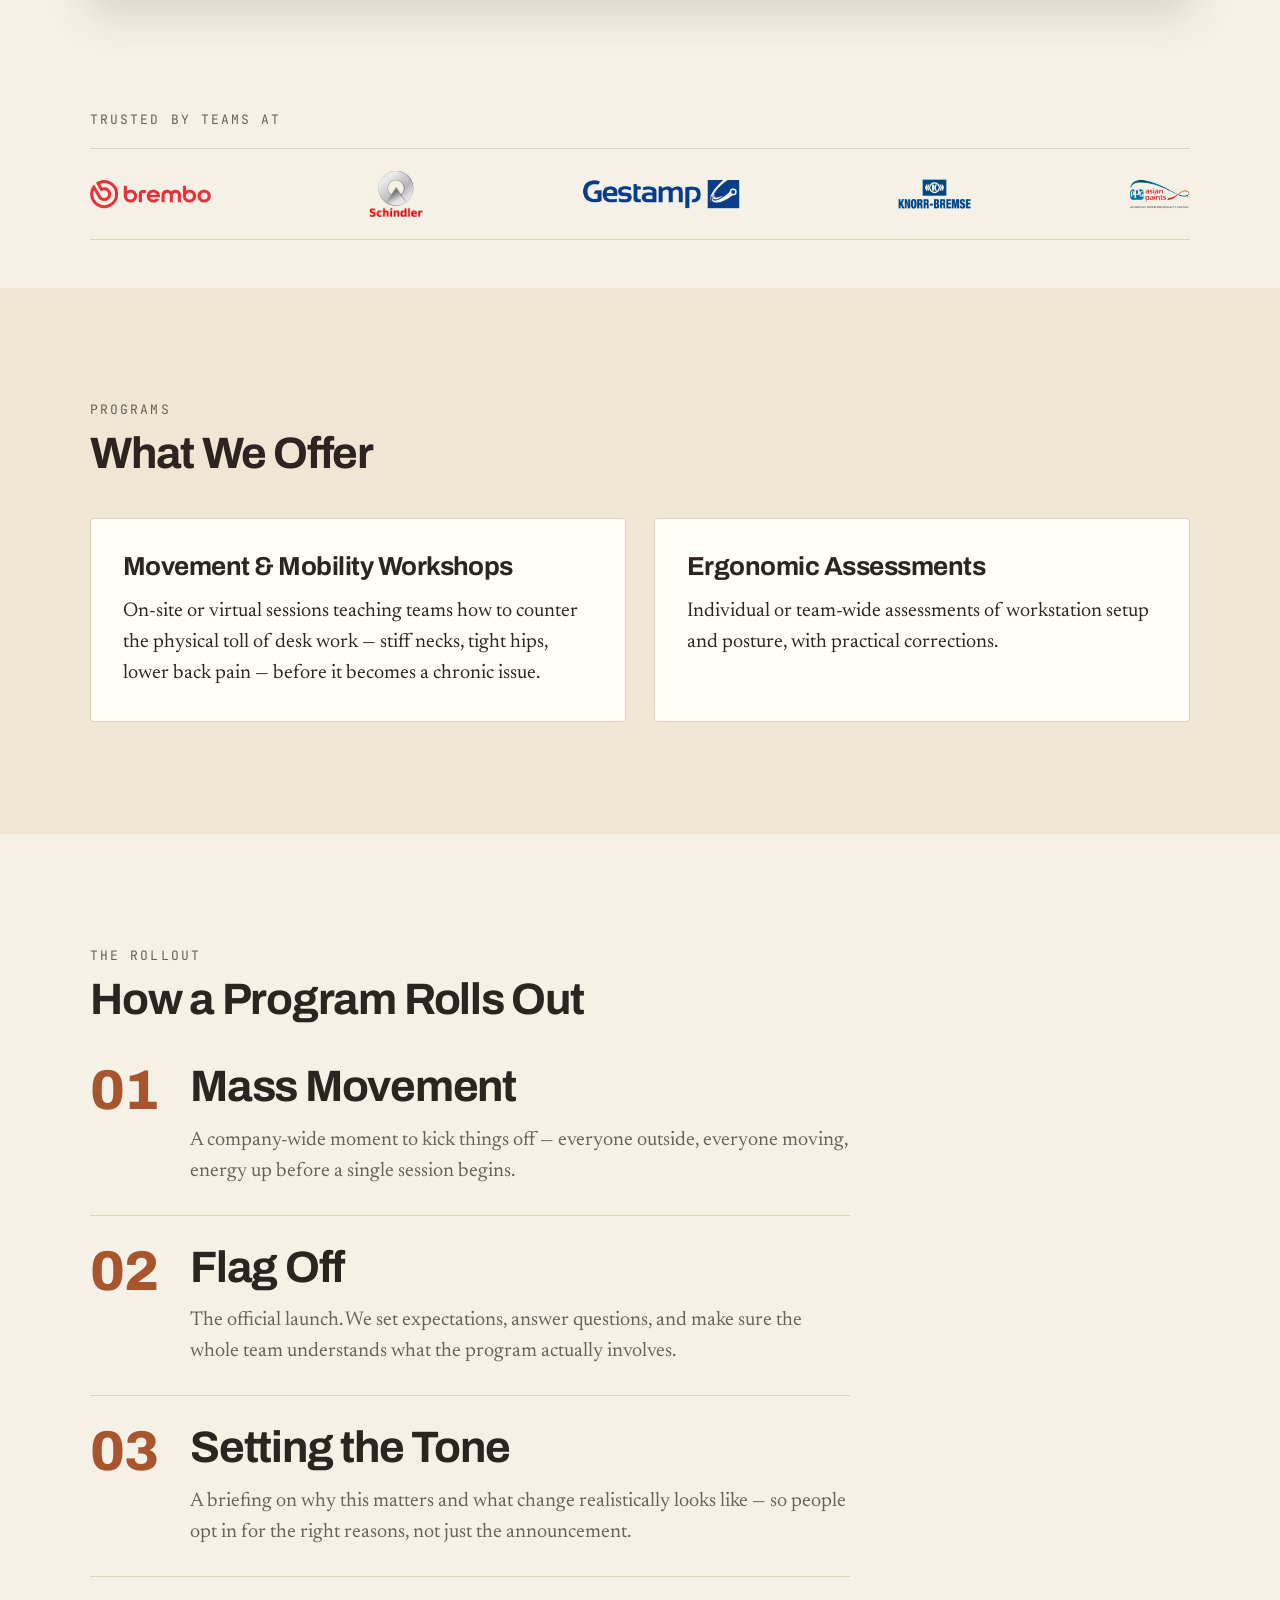
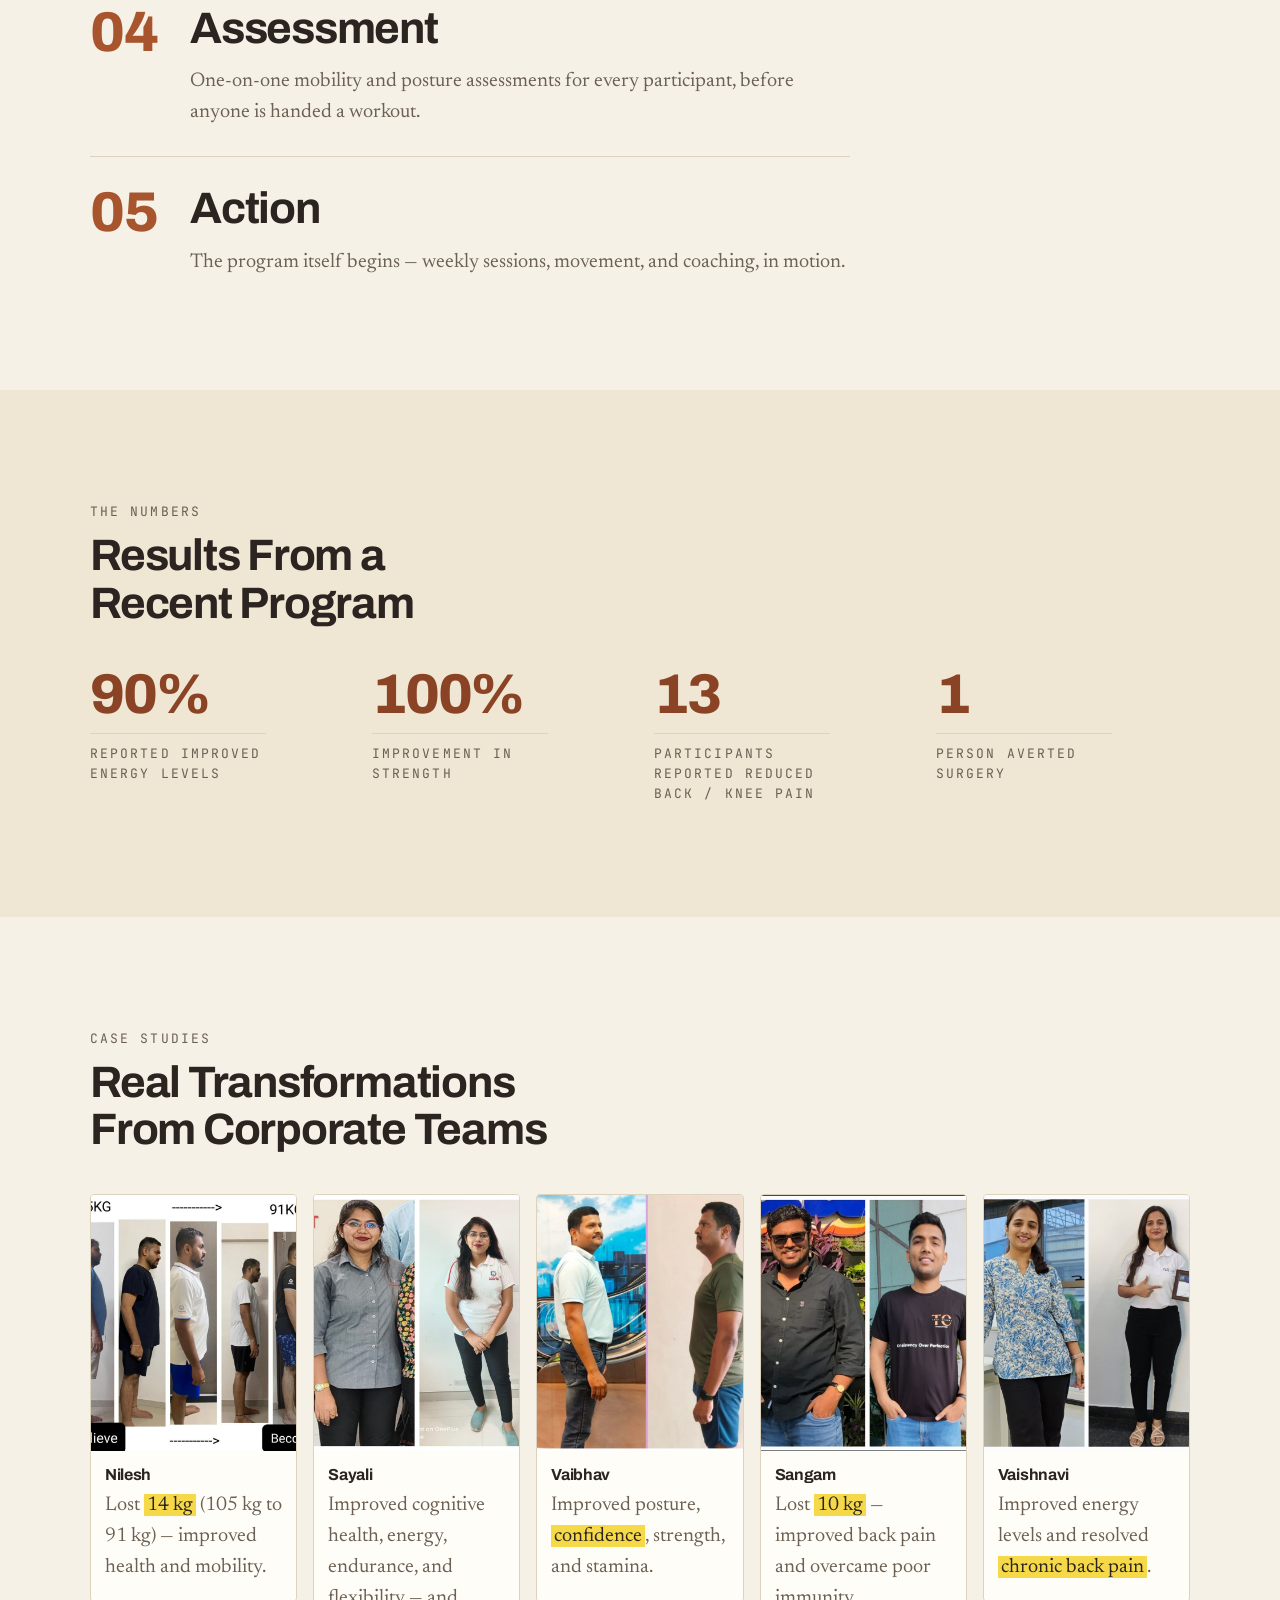
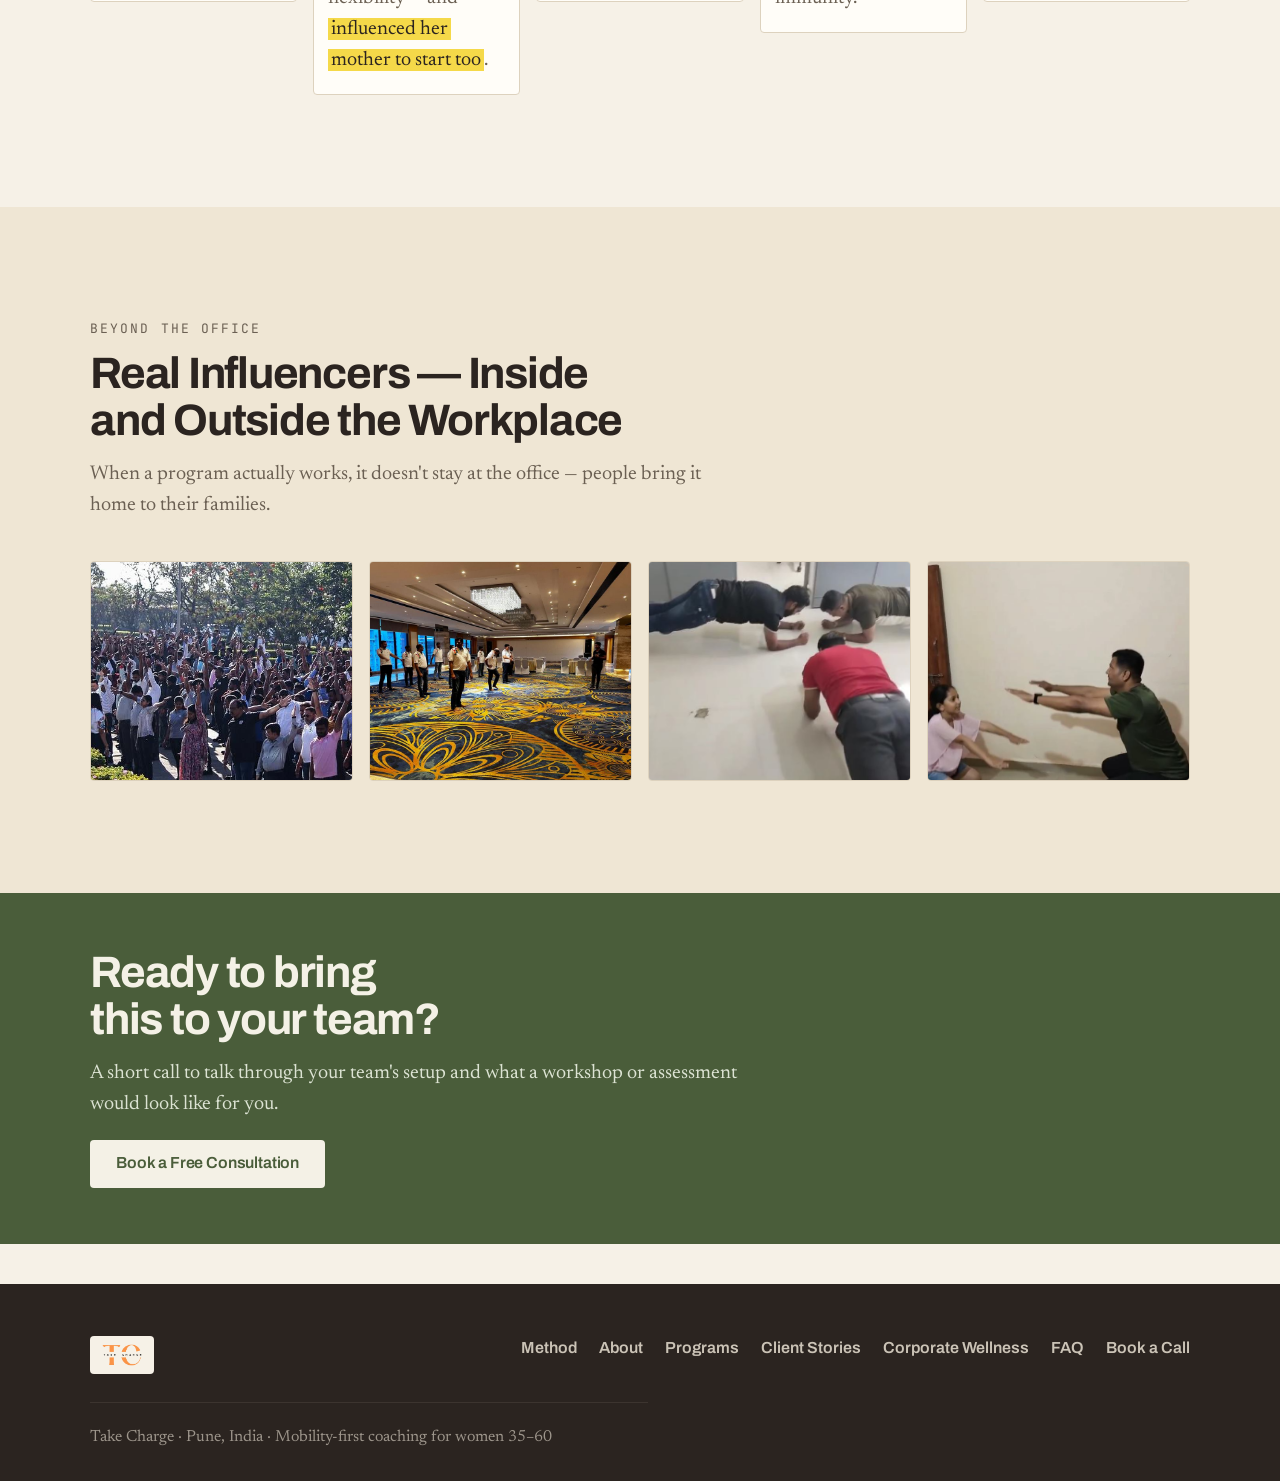
<file: corporate-wellness.html>
<!DOCTYPE html>
<html lang="en">
<head>
<meta charset="UTF-8">
<meta name="viewport" content="width=device-width, initial-scale=1.0">
<title>Corporate Wellness — Take Charge</title>
<meta name="description" content="Movement, mobility, and ergonomic wellness workshops for teams — built for desks, not another unused gym perk.">
<link rel="icon" href="favicon.svg" type="image/svg+xml">
<link rel="preconnect" href="https://fonts.googleapis.com">
<link rel="preconnect" href="https://fonts.gstatic.com" crossorigin>
<link href="https://fonts.googleapis.com/css2?family=Archivo:wght@400;600;700;800&family=Newsreader:ital,wght@0,300;0,400;1,300;1,400&family=JetBrains+Mono:wght@400&display=swap" rel="stylesheet">
<link rel="stylesheet" href="style.css">
</head>
<body>

<header class="site">
  <div class="wrap nav-row">
    <a href="index.html" class="logo"><img src="logo.png" alt="Take Charge" class="logo-img" width="540" height="300"></a>
    <button class="menu-toggle" aria-label="Toggle menu">☰</button>
    <nav class="links">
      <a href="index.html">Home</a>
      <a href="method.html">Method</a>
      <a href="about.html">About</a>
      <a href="programs.html">Programs</a>
      <a href="client-stories.html">Client Stories</a>
      <a href="corporate-wellness.html" class="active">Corporate Wellness</a>
      <a href="faq.html">FAQ</a>
      <a href="book.html" class="btn">Book a Call</a>
    </nav>
  </div>
</header>

<section class="hero">
  <div class="wrap hero-grid">
    <div>
      <h1 style="max-width: 16ch;">Workplace Wellness That Goes Beyond Gym Access</h1>
      <p class="hero-sub" style="margin-top: 16px;">Movement and mobility workshops, plus ergonomic assessments — built for teams sitting at desks all day, not another gym membership perk nobody uses.</p>
      <a href="book.html" class="btn" style="margin-top: 8px;">Book a Free Consultation</a>
    </div>

    <div class="video-card">
      <video id="corpHeroVideo" src="corporate-hero-video.mp4" poster="corporate-hero-poster.jpg" muted loop autoplay playsinline></video>
      <button type="button" class="video-mute-toggle" id="corpVideoMuteToggle" aria-pressed="false" aria-label="Unmute video">
        <svg class="icon-muted" viewBox="0 0 24 24" fill="none" stroke="currentColor" stroke-width="2" stroke-linecap="round" stroke-linejoin="round" aria-hidden="true">
          <polygon points="11 5 6 9 2 9 2 15 6 15 11 19 11 5"/>
          <line x1="23" y1="9" x2="17" y2="15"/>
          <line x1="17" y1="9" x2="23" y2="15"/>
        </svg>
        <svg class="icon-unmuted" viewBox="0 0 24 24" fill="none" stroke="currentColor" stroke-width="2" stroke-linecap="round" stroke-linejoin="round" aria-hidden="true" hidden>
          <polygon points="11 5 6 9 2 9 2 15 6 15 11 19 11 5"/>
          <path d="M15.54 8.46a5 5 0 0 1 0 7.07"/>
          <path d="M19.07 4.93a10 10 0 0 1 0 14.14"/>
        </svg>
      </button>
    </div>
  </div>
</section>

<section class="flagship-promo">
  <div class="wrap">
    <div class="card flagship">
      <span class="ribbon">Signature Offering</span>
      <div class="hero-grid">
        <div>
          <span class="tag">Our Flagship Program</span>
          <h2>The Health Accelerator Workshop</h2>
          <p class="hero-scene" style="max-width: 42ch;">Not a yoga session. Not a checklist. A one-day reckoning with how your body actually moves — and why it hurts.</p>

          <p>This isn't another yoga hour or a box ticked for HR. It's one day, built for senior leadership, designed to catch what's usually ignored — before it costs more than it should.</p>

          <ul>
            <li><strong>Pain management</strong> — Pain, explained — not just noticed.</li>
            <li><strong>Early detection</strong> — Caught early, not on medical leave.</li>
            <li><strong>Productivity</strong> — Less pain. More focus at work.</li>
            <li><strong>The decision-maker case</strong> — One day. Fewer sick days. Easy to justify.</li>
          </ul>

          <a href="book.html" class="btn" style="margin-top: 8px;">Bring This to Your Team</a>
        </div>
        <figure class="hero-photo">
          <img src="images/event-setting-tone.jpg" alt="A Take Charge movement session with a full workplace team" width="1080" height="614" loading="lazy">
        </figure>
      </div>
    </div>
  </div>
</section>

<section class="trusted-strip">
  <div class="wrap">
    <p class="trusted-label">Trusted by teams at</p>
    <ul class="trusted-list">
      <li><img class="trusted-logo" src="images/logo-brembo.png" alt="Brembo Brakes" height="100" loading="lazy"></li>
      <li><img class="trusted-logo trusted-logo--lg" src="images/logo-schindler.png" alt="Schindler" height="100" loading="lazy"></li>
      <li><img class="trusted-logo" src="images/logo-gestamp.png" alt="Gestamp" height="100" loading="lazy"></li>
      <li><img class="trusted-logo" src="images/logo-knorr-bremse.png" alt="Knorr-Bremse" height="100" loading="lazy"></li>
      <li><img class="trusted-logo" src="images/logo-ppg-asian-paints.png" alt="PPG Asian Paints" height="100" loading="lazy"></li>
    </ul>
  </div>
</section>

<section class="alt">
  <div class="wrap">
    <div class="section-head">
      <p class="eyebrow">Programs</p>
      <h2>What We Offer</h2>
    </div>
    <div class="program-grid">
      <div class="card">
        <h3>Movement &amp; Mobility Workshops</h3>
        <p>On-site or virtual sessions teaching teams how to counter the physical toll of desk work — stiff necks, tight hips, lower back pain — before it becomes a chronic issue.</p>
      </div>
      <div class="card">
        <h3>Ergonomic Assessments</h3>
        <p>Individual or team-wide assessments of workstation setup and posture, with practical corrections.</p>
      </div>
    </div>
  </div>
</section>

<section>
  <div class="wrap">
    <div class="section-head">
      <p class="eyebrow">The rollout</p>
      <h2>How a Program Rolls Out</h2>
    </div>
    <div class="sequence">
      <div class="seq-item">
        <div class="seq-num">01</div>
        <div>
          <h3>Mass Movement</h3>
          <p>A company-wide moment to kick things off — everyone outside, everyone moving, energy up before a single session begins.</p>
        </div>
      </div>
      <div class="seq-item">
        <div class="seq-num">02</div>
        <div>
          <h3>Flag Off</h3>
          <p>The official launch. We set expectations, answer questions, and make sure the whole team understands what the program actually involves.</p>
        </div>
      </div>
      <div class="seq-item">
        <div class="seq-num">03</div>
        <div>
          <h3>Setting the Tone</h3>
          <p>A briefing on why this matters and what change realistically looks like — so people opt in for the right reasons, not just the announcement.</p>
        </div>
      </div>
      <div class="seq-item">
        <div class="seq-num">04</div>
        <div>
          <h3>Assessment</h3>
          <p>One-on-one mobility and posture assessments for every participant, before anyone is handed a workout.</p>
        </div>
      </div>
      <div class="seq-item">
        <div class="seq-num">05</div>
        <div>
          <h3>Action</h3>
          <p>The program itself begins — weekly sessions, movement, and coaching, in motion.</p>
        </div>
      </div>
    </div>
  </div>
</section>

<section class="alt">
  <div class="wrap">
    <div class="section-head">
      <p class="eyebrow">The numbers</p>
      <h2>Results From a Recent Program</h2>
    </div>
    <ul class="stats-bar">
      <li class="stat-block">
        <span class="stat-num">90%</span>
        <span class="stat-label">Reported improved energy levels</span>
      </li>
      <li class="stat-block">
        <span class="stat-num">100%</span>
        <span class="stat-label">Improvement in strength</span>
      </li>
      <li class="stat-block">
        <span class="stat-num">13</span>
        <span class="stat-label">Participants reported reduced back / knee pain</span>
      </li>
      <li class="stat-block">
        <span class="stat-num">1</span>
        <span class="stat-label">Person averted surgery</span>
      </li>
    </ul>
  </div>
</section>

<section class="corp-transformations">
  <div class="wrap">
    <div class="section-head">
      <p class="eyebrow">Case studies</p>
      <h2>Real Transformations From Corporate Teams</h2>
    </div>
    <div class="story-grid">

      <article class="card story-card">
        <div class="story-photos is-single">
          <img src="images/transformation-nilesh.jpg" alt="Nilesh — before and after, 105 kg to 91 kg" width="900" height="900" loading="lazy">
        </div>
        <div class="story-body">
          <h3 class="story-name">Nilesh</h3>
          <p class="story-result">Lost <span class="highlight">14 kg</span> (105 kg to 91 kg) — improved health and mobility.</p>
        </div>
      </article>

      <article class="card story-card">
        <div class="story-photos is-single">
          <img src="images/transformation-sayali.jpg" alt="Sayali — before and after transformation" width="900" height="900" loading="lazy">
        </div>
        <div class="story-body">
          <h3 class="story-name">Sayali</h3>
          <p class="story-result">Improved cognitive health, energy, endurance, and flexibility — and <span class="highlight">influenced her mother to start too</span>.</p>
        </div>
      </article>

      <article class="card story-card">
        <div class="story-photos is-single">
          <img src="images/transformation-vaibhav.jpg" alt="Vaibhav — before and after transformation" width="900" height="850" loading="lazy">
        </div>
        <div class="story-body">
          <h3 class="story-name">Vaibhav</h3>
          <p class="story-result">Improved posture, <span class="highlight">confidence</span>, strength, and stamina.</p>
        </div>
      </article>

      <article class="card story-card">
        <div class="story-photos is-single">
          <img src="images/transformation-sangam.jpg" alt="Sangam — before and after transformation" width="897" height="900" loading="lazy">
        </div>
        <div class="story-body">
          <h3 class="story-name">Sangam</h3>
          <p class="story-result">Lost <span class="highlight">10 kg</span> — improved back pain and overcame poor immunity.</p>
        </div>
      </article>

      <article class="card story-card">
        <div class="story-photos is-single">
          <img src="images/transformation-vaishnavi.jpg" alt="Vaishnavi — before and after transformation" width="900" height="900" loading="lazy">
        </div>
        <div class="story-body">
          <h3 class="story-name">Vaishnavi</h3>
          <p class="story-result">Improved energy levels and resolved <span class="highlight">chronic back pain</span>.</p>
        </div>
      </article>

    </div>
  </div>
</section>

<section class="alt">
  <div class="wrap">
    <div class="section-head">
      <p class="eyebrow">Beyond the office</p>
      <h2>Real Influencers — Inside and Outside the Workplace</h2>
      <p>When a program actually works, it doesn't stay at the office — people bring it home to their families.</p>
    </div>
    <div class="photo-strip">
      <img src="images/event-mass-movement.jpg" alt="The whole team outdoors for a mass movement session" loading="lazy">
      <img src="images/event-ballroom-session.jpg" alt="A team wellness session set up in a hotel ballroom" loading="lazy">
      <img src="images/event-plank-challenge.jpg" alt="Colleagues taking on a plank challenge together" loading="lazy">
      <img src="images/influencer-parent-child-1.jpg" alt="A participant practicing a stretch at home with his daughter" loading="lazy">
    </div>
  </div>
</section>

<section class="cta-band">
  <div class="wrap">
    <h2>Ready to bring this to your team?</h2>
    <p>A short call to talk through your team's setup and what a workshop or assessment would look like for you.</p>
    <a href="book.html" class="btn">Book a Free Consultation</a>
  </div>
</section>

<footer class="site">
  <div class="wrap">
    <div class="foot-row">
      <a href="index.html" class="logo"><img src="logo.png" alt="Take Charge" class="logo-img" width="540" height="300"></a>
      <nav>
        <a href="method.html">Method</a>
        <a href="about.html">About</a>
        <a href="programs.html">Programs</a>
        <a href="client-stories.html">Client Stories</a>
        <a href="corporate-wellness.html">Corporate Wellness</a>
        <a href="faq.html">FAQ</a>
        <a href="book.html">Book a Call</a>
      </nav>
    </div>
    <p class="fine">Take Charge &middot; Pune, India &middot; Mobility-first coaching for women 35&ndash;60</p>
  </div>
</footer>

<a href="https://wa.me/919112322742" class="whatsapp-float" target="_blank" rel="noopener" aria-label="Chat with us on WhatsApp">
  <svg viewBox="0 0 24 24" fill="currentColor" aria-hidden="true"><path d="M12.04 2C6.58 2 2.13 6.45 2.13 11.91c0 1.75.46 3.48 1.32 4.99L2.05 22l5.25-1.38c1.45.79 3.08 1.21 4.74 1.21h.01c5.46 0 9.91-4.45 9.91-9.91 0-2.65-1.03-5.14-2.9-7.01A9.82 9.82 0 0012.05 2zm0 18.16h-.01c-1.48 0-2.93-.4-4.2-1.15l-.3-.18-3.12.82.83-3.04-.2-.31a8.26 8.26 0 01-1.27-4.4c0-4.54 3.7-8.24 8.25-8.24 2.2 0 4.27.86 5.83 2.42a8.18 8.18 0 012.41 5.83c0 4.54-3.7 8.24-8.24 8.24zm4.52-6.16c-.25-.12-1.47-.72-1.69-.81-.23-.08-.39-.12-.56.12-.17.25-.64.81-.78.97-.14.17-.29.19-.54.06-.25-.12-1.05-.39-1.99-1.23-.74-.66-1.23-1.47-1.38-1.72-.14-.25-.02-.38.11-.51.11-.11.25-.29.37-.43.12-.14.16-.25.25-.41.08-.17.04-.31-.02-.43-.06-.12-.56-1.35-.77-1.85-.2-.48-.41-.42-.56-.43h-.48c-.17 0-.43.06-.66.31-.23.25-.86.84-.86 2.05 0 1.21.89 2.38 1.01 2.54.12.17 1.75 2.67 4.23 3.74.59.26 1.05.41 1.41.52.59.19 1.13.16 1.56.1.48-.07 1.47-.6 1.67-1.18.21-.58.21-1.08.15-1.18-.06-.1-.23-.16-.48-.28z"/></svg>
</a>
<script src="nav.js"></script>
<script>
(function () {
  var video = document.getElementById('corpHeroVideo');
  var btn = document.getElementById('corpVideoMuteToggle');
  if (!video || !btn) { return; }

  var iconMuted = btn.querySelector('.icon-muted');
  var iconUnmuted = btn.querySelector('.icon-unmuted');

  function syncIcon() {
    iconMuted.hidden = !video.muted;
    iconUnmuted.hidden = video.muted;
    btn.setAttribute('aria-pressed', String(!video.muted));
    btn.setAttribute('aria-label', video.muted ? 'Unmute video' : 'Mute video');
  }

  btn.addEventListener('click', function () {
    video.muted = !video.muted;
    if (!video.muted) { video.play().catch(function () {}); }
    syncIcon();
  });

  syncIcon();
})();
</script>
</body>
</html>
</file>
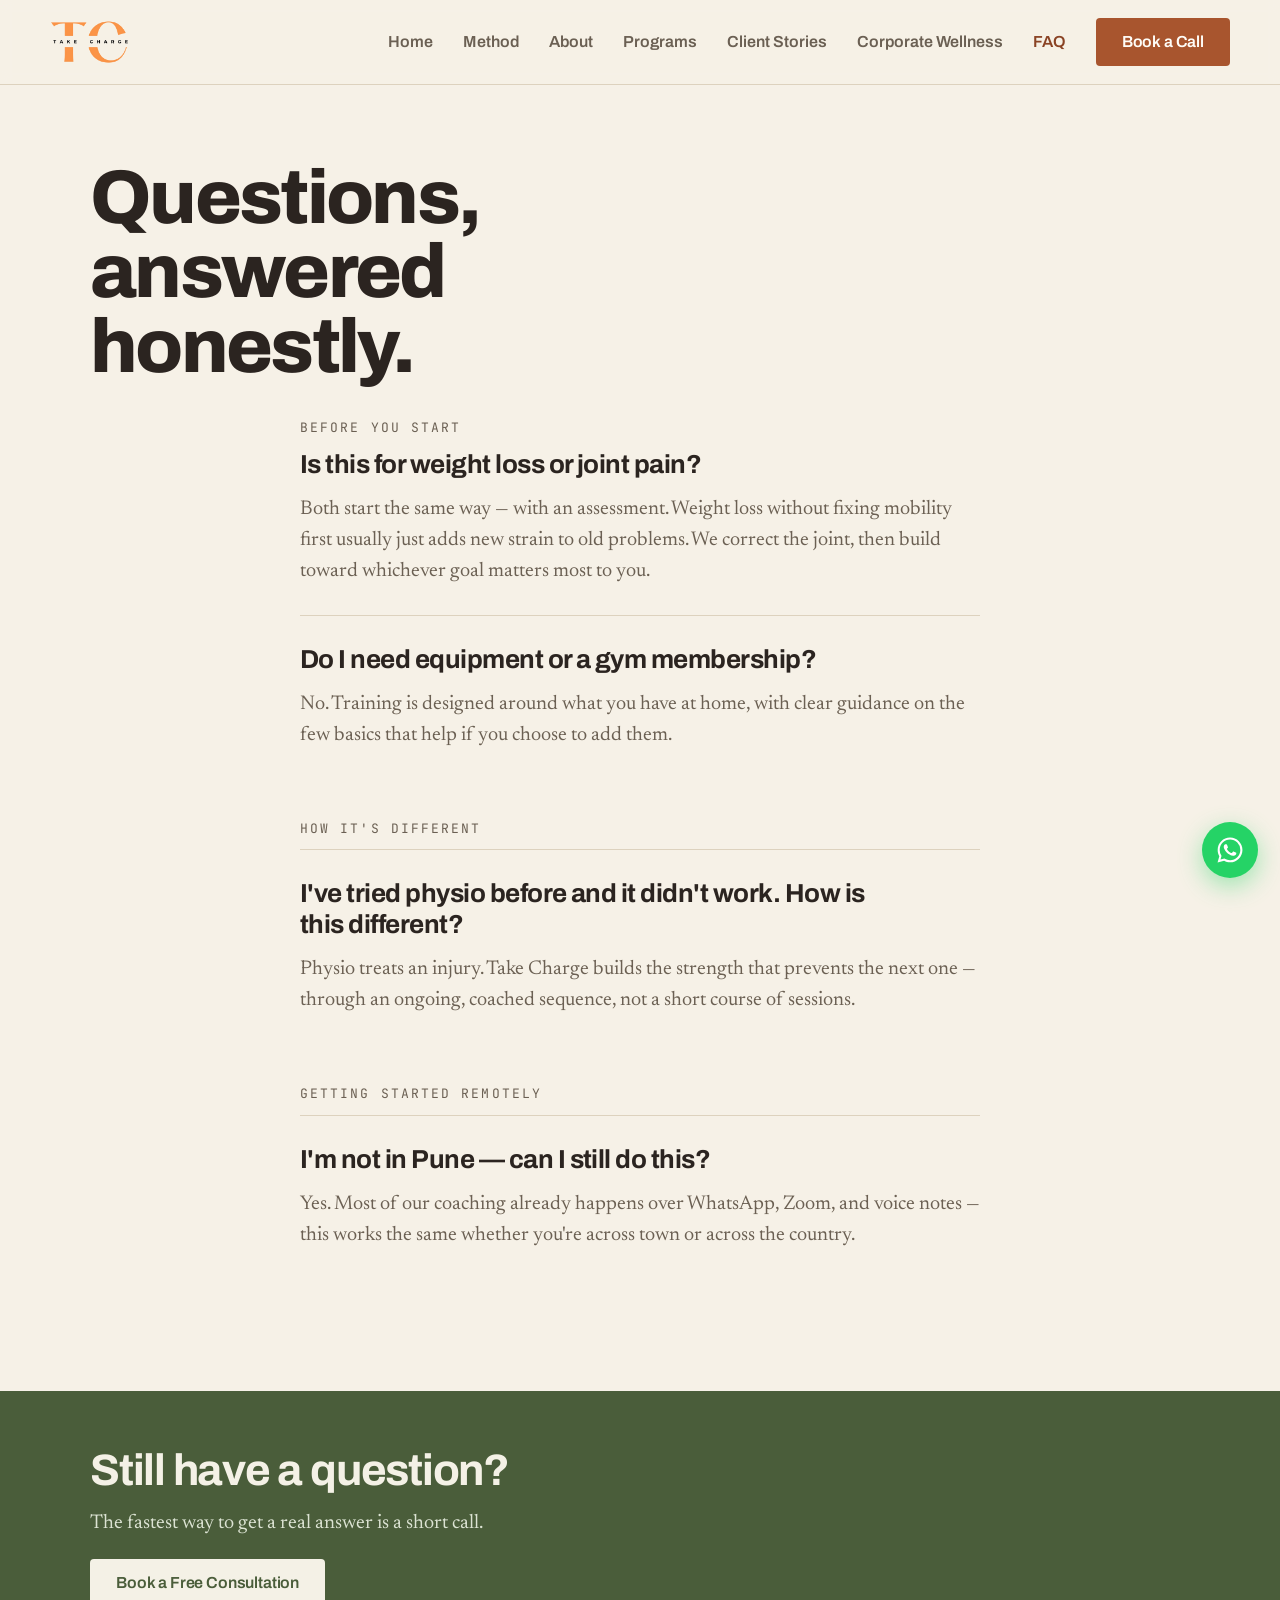
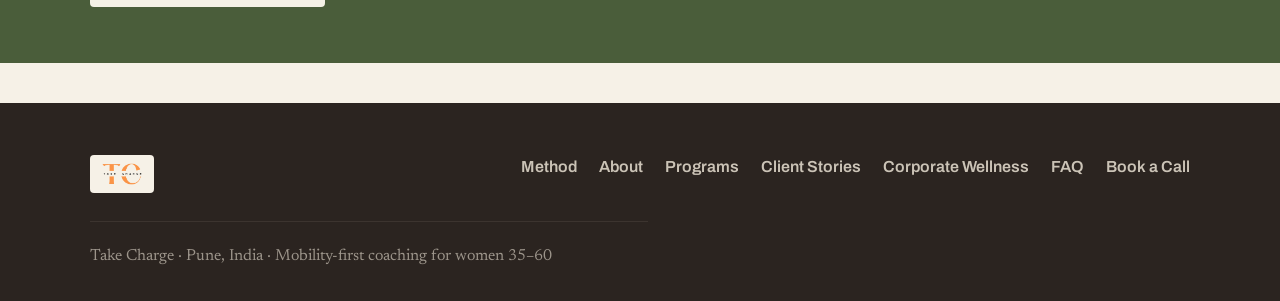
<file: faq.html>
<!DOCTYPE html>
<html lang="en">
<head>
<meta charset="UTF-8">
<meta name="viewport" content="width=device-width, initial-scale=1.0">
<title>FAQ — Take Charge</title>
<link rel="icon" href="favicon.svg" type="image/svg+xml">
<link rel="preconnect" href="https://fonts.googleapis.com">
<link rel="preconnect" href="https://fonts.gstatic.com" crossorigin>
<link href="https://fonts.googleapis.com/css2?family=Archivo:wght@400;600;700;800&family=Newsreader:ital,wght@0,300;0,400;1,300;1,400&family=JetBrains+Mono:wght@400&display=swap" rel="stylesheet">
<link rel="stylesheet" href="style.css">
</head>
<body>

<header class="site">
  <div class="wrap nav-row">
    <a href="index.html" class="logo"><img src="logo.png" alt="Take Charge" class="logo-img" width="540" height="300"></a>
    <button class="menu-toggle" aria-label="Toggle menu">☰</button>
    <nav class="links">
      <a href="index.html">Home</a>
      <a href="method.html">Method</a>
      <a href="about.html">About</a>
      <a href="programs.html">Programs</a>
      <a href="client-stories.html">Client Stories</a>
      <a href="corporate-wellness.html">Corporate Wellness</a>
      <a href="faq.html" class="active">FAQ</a>
      <a href="book.html" class="btn">Book a Call</a>
    </nav>
  </div>
</header>

<section class="hero" style="padding-bottom: 10px;">
  <div class="wrap">
    <h1 style="max-width: 14ch;">Questions, answered honestly.</h1>
  </div>
</section>

<section style="padding-top: 10px;">
  <div class="wrap" style="max-width: 760px;">

    <p class="eyebrow faq-group-label">Before you start</p>

    <div class="faq-row">
      <h3>Is this for weight loss or joint pain?</h3>
      <p>Both start the same way — with an assessment. Weight loss without fixing mobility first usually just adds new strain to old problems. We correct the joint, then build toward whichever goal matters most to you.</p>
    </div>

    <div class="faq-row">
      <h3>Do I need equipment or a gym membership?</h3>
      <p>No. Training is designed around what you have at home, with clear guidance on the few basics that help if you choose to add them.</p>
    </div>

    <p class="eyebrow faq-group-label">How it's different</p>

    <div class="faq-row">
      <h3>I've tried physio before and it didn't work. How is this different?</h3>
      <p>Physio treats an injury. Take Charge builds the strength that prevents the next one — through an ongoing, coached sequence, not a short course of sessions.</p>
    </div>

    <p class="eyebrow faq-group-label">Getting started remotely</p>

    <div class="faq-row">
      <h3>I'm not in Pune — can I still do this?</h3>
      <p>Yes. Most of our coaching already happens over WhatsApp, Zoom, and voice notes — this works the same whether you're across town or across the country.</p>
    </div>

  </div>
</section>

<section class="cta-band">
  <div class="wrap">
    <h2>Still have a question?</h2>
    <p>The fastest way to get a real answer is a short call.</p>
    <a href="book.html" class="btn">Book a Free Consultation</a>
  </div>
</section>

<footer class="site">
  <div class="wrap">
    <div class="foot-row">
      <a href="index.html" class="logo"><img src="logo.png" alt="Take Charge" class="logo-img" width="540" height="300"></a>
      <nav>
        <a href="method.html">Method</a>
        <a href="about.html">About</a>
        <a href="programs.html">Programs</a>
        <a href="client-stories.html">Client Stories</a>
        <a href="corporate-wellness.html">Corporate Wellness</a>
        <a href="faq.html">FAQ</a>
        <a href="book.html">Book a Call</a>
      </nav>
    </div>
    <p class="fine">Take Charge · Pune, India · Mobility-first coaching for women 35–60</p>
  </div>
</footer>

<a href="https://wa.me/919112322742" class="whatsapp-float" target="_blank" rel="noopener" aria-label="Chat with us on WhatsApp">
  <svg viewBox="0 0 24 24" fill="currentColor" aria-hidden="true"><path d="M12.04 2C6.58 2 2.13 6.45 2.13 11.91c0 1.75.46 3.48 1.32 4.99L2.05 22l5.25-1.38c1.45.79 3.08 1.21 4.74 1.21h.01c5.46 0 9.91-4.45 9.91-9.91 0-2.65-1.03-5.14-2.9-7.01A9.82 9.82 0 0012.05 2zm0 18.16h-.01c-1.48 0-2.93-.4-4.2-1.15l-.3-.18-3.12.82.83-3.04-.2-.31a8.26 8.26 0 01-1.27-4.4c0-4.54 3.7-8.24 8.25-8.24 2.2 0 4.27.86 5.83 2.42a8.18 8.18 0 012.41 5.83c0 4.54-3.7 8.24-8.24 8.24zm4.52-6.16c-.25-.12-1.47-.72-1.69-.81-.23-.08-.39-.12-.56.12-.17.25-.64.81-.78.97-.14.17-.29.19-.54.06-.25-.12-1.05-.39-1.99-1.23-.74-.66-1.23-1.47-1.38-1.72-.14-.25-.02-.38.11-.51.11-.11.25-.29.37-.43.12-.14.16-.25.25-.41.08-.17.04-.31-.02-.43-.06-.12-.56-1.35-.77-1.85-.2-.48-.41-.42-.56-.43h-.48c-.17 0-.43.06-.66.31-.23.25-.86.84-.86 2.05 0 1.21.89 2.38 1.01 2.54.12.17 1.75 2.67 4.23 3.74.59.26 1.05.41 1.41.52.59.19 1.13.16 1.56.1.48-.07 1.47-.6 1.67-1.18.21-.58.21-1.08.15-1.18-.06-.1-.23-.16-.48-.28z"/></svg>
</a>
<script src="nav.js"></script>
</body>
</html>
</file>
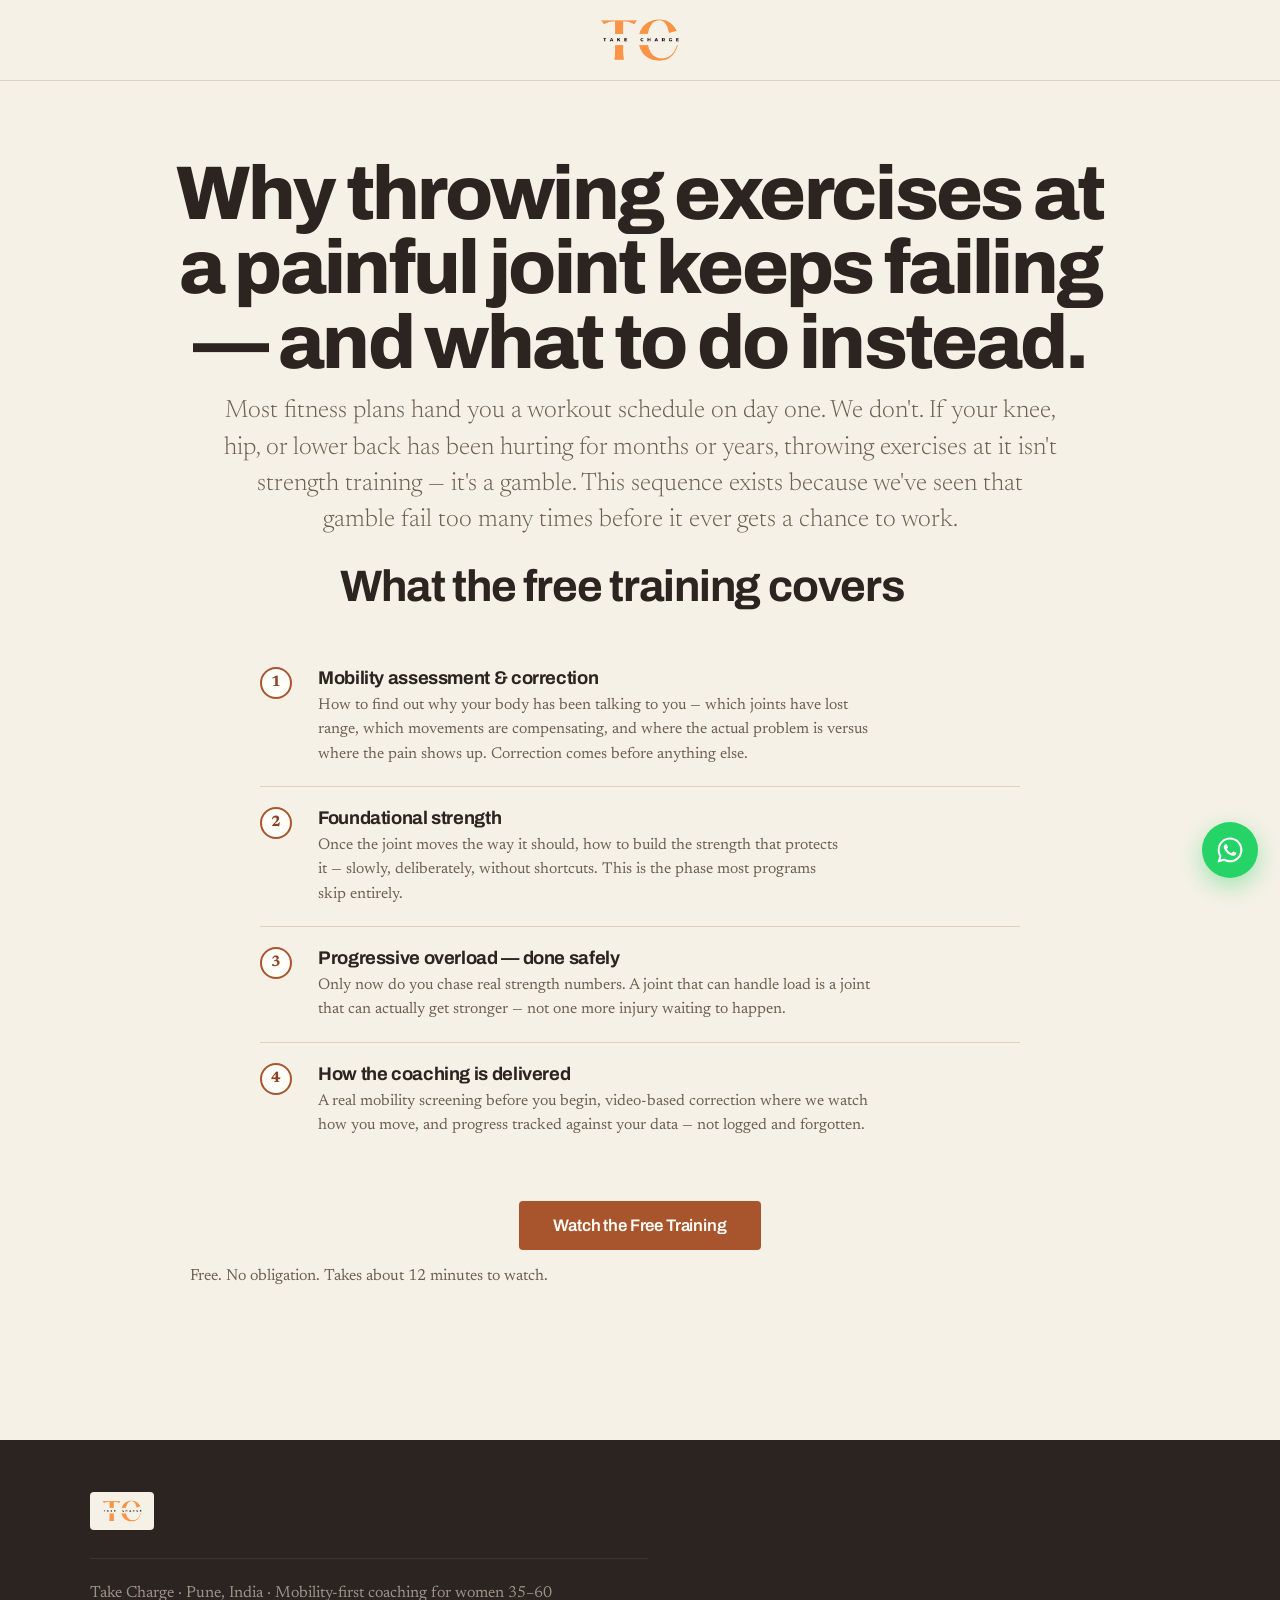
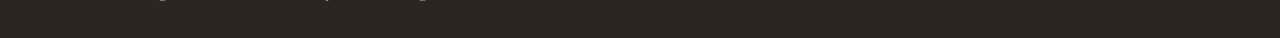
<file: funnel-landing.html>
<!DOCTYPE html>
<html lang="en">
<head>
<meta charset="UTF-8">
<meta name="viewport" content="width=device-width, initial-scale=1.0">
<title>Free Training — The Take Charge Method</title>
<meta name="description" content="A free training on the mobility-first sequence behind Take Charge coaching — correction first, then strength that lasts.">
<meta name="robots" content="noindex">
<link rel="icon" href="favicon.svg" type="image/svg+xml">
<link rel="preconnect" href="https://fonts.googleapis.com">
<link rel="preconnect" href="https://fonts.gstatic.com" crossorigin>
<link href="https://fonts.googleapis.com/css2?family=Archivo:wght@400;600;700;800&family=Newsreader:ital,wght@0,300;0,400;1,300;1,400&family=JetBrains+Mono:wght@400&display=swap" rel="stylesheet">
<link rel="stylesheet" href="style.css">
<style>
  /* ---------- Funnel landing extras ---------- */
  .funnel-header .wrap { justify-content: center; }

  .covers {
    max-width: 760px;
    margin: 0 auto;
    list-style: none;
    padding: 0;
  }
  .covers li {
    display: grid;
    grid-template-columns: 40px 1fr;
    gap: 18px;
    padding: 20px 0;
    border-top: 1px solid var(--border);
  }
  .covers li:first-child { border-top: none; }
  .covers .tick {
    width: 32px;
    height: 32px;
    border-radius: 50%;
    background: var(--panel);
    border: 2px solid var(--accent);
    color: var(--accent-deep);
    font-weight: 700;
    display: flex;
    align-items: center;
    justify-content: center;
    font-size: 0.95rem;
  }
  .covers h3 { margin: 0 0 4px; font-size: 1.15rem; }
  .covers p { margin: 0; color: var(--ink-soft); font-size: 0.98rem; }

  .funnel-cta { text-align: center; margin-top: 44px; }
  .funnel-cta .btn { font-size: 1.05rem; padding: 15px 34px; }
  .funnel-cta .small { margin-top: 14px; }

  /* ---------- Lead modal ---------- */
  .lead-overlay {
    position: fixed;
    inset: 0;
    background: rgba(43, 36, 32, 0.62);
    display: none;
    align-items: center;
    justify-content: center;
    padding: 24px;
    z-index: 100;
  }
  .lead-overlay.open { display: flex; }

  .lead-modal {
    background: var(--panel);
    border: 1px solid var(--border);
    border-radius: var(--radius);
    max-width: 420px;
    width: 100%;
    padding: 34px 30px 30px;
    position: relative;
    box-shadow: 0 20px 60px rgba(43, 36, 32, 0.25);
  }
  .lead-modal h2 { font-size: 1.5rem; margin-bottom: 6px; }
  .lead-modal p.small { margin-bottom: 22px; }

  .lead-close {
    position: absolute;
    top: 12px;
    right: 14px;
    background: none;
    border: none;
    font-size: 1.5rem;
    line-height: 1;
    color: var(--ink-soft);
    cursor: pointer;
    padding: 4px;
  }
  .lead-close:hover { color: var(--accent-deep); }

  .lead-field { margin-bottom: 16px; }
  .lead-field label {
    display: block;
    font-size: 1rem;
    font-weight: 600;
    color: var(--ink);
    margin-bottom: 6px;
  }
  .lead-field input {
    width: 100%;
    padding: 12px 14px;
    border: 1px solid var(--border);
    border-radius: var(--radius);
    background: #fff;
    font-family: var(--font-body);
    font-size: 1rem;
    color: var(--ink);
  }
  .lead-field input:focus {
    outline: 2px solid var(--accent-deep);
    outline-offset: 1px;
    border-color: var(--accent-deep);
  }
  .lead-modal .btn { width: 100%; margin-top: 6px; padding: 14px; font-size: 1rem; }
  .lead-error {
    color: var(--accent-deep);
    font-size: 1rem;
    margin: 0 0 12px;
    display: none;
  }
</style>
</head>
<body>

<header class="site funnel-header">
  <div class="wrap nav-row">
    <a href="index.html" class="logo"><img src="logo.png" alt="Take Charge" class="logo-img" width="540" height="300"></a>
  </div>
</header>

<section class="hero" style="padding-bottom: 24px;">
  <div class="wrap">
    <h1 style="max-width: 20ch; margin-left: auto; margin-right: auto; text-align: center;">Why throwing exercises at a painful joint keeps failing — and what to do instead.</h1>
    <p class="hero-sub" style="max-width: 60ch; margin: 0 auto; text-align: center;">Most fitness plans hand you a workout schedule on day one. We don't. If your knee, hip, or lower back has been hurting for months or years, throwing exercises at it isn't strength training — it's a gamble. This sequence exists because we've seen that gamble fail too many times before it ever gets a chance to work.</p>
  </div>
</section>

<section style="padding-top: 0;">
  <div class="wrap">
    <div class="section-head center" style="margin: 0 auto 36px;">
      <h2>What the free training covers</h2>
    </div>

    <ul class="covers">
      <li>
        <span class="tick">1</span>
        <div>
          <h3>Mobility assessment &amp; correction</h3>
          <p>How to find out why your body has been talking to you — which joints have lost range, which movements are compensating, and where the actual problem is versus where the pain shows up. Correction comes before anything else.</p>
        </div>
      </li>
      <li>
        <span class="tick">2</span>
        <div>
          <h3>Foundational strength</h3>
          <p>Once the joint moves the way it should, how to build the strength that protects it — slowly, deliberately, without shortcuts. This is the phase most programs skip entirely.</p>
        </div>
      </li>
      <li>
        <span class="tick">3</span>
        <div>
          <h3>Progressive overload — done safely</h3>
          <p>Only now do you chase real strength numbers. A joint that can handle load is a joint that can actually get stronger — not one more injury waiting to happen.</p>
        </div>
      </li>
      <li>
        <span class="tick">4</span>
        <div>
          <h3>How the coaching is delivered</h3>
          <p>A real mobility screening before you begin, video-based correction where we watch how you move, and progress tracked against your data — not logged and forgotten.</p>
        </div>
      </li>
    </ul>

    <div class="funnel-cta">
      <button type="button" class="btn" id="openLead">Watch the Free Training</button>
      <p class="small">Free. No obligation. Takes about 12 minutes to watch.</p>
    </div>
  </div>
</section>

<footer class="site">
  <div class="wrap">
    <div class="foot-row">
      <a href="index.html" class="logo"><img src="logo.png" alt="Take Charge" class="logo-img" width="540" height="300"></a>
    </div>
    <p class="fine">Take Charge · Pune, India · Mobility-first coaching for women 35–60</p>
  </div>
</footer>

<!-- ---------- Lead opt-in modal ---------- -->
<div class="lead-overlay" id="leadOverlay" role="dialog" aria-modal="true" aria-labelledby="leadTitle">
  <div class="lead-modal">
    <button type="button" class="lead-close" id="closeLead" aria-label="Close">&times;</button>
    <h2 id="leadTitle">Where should we send the training?</h2>
    <p class="small">Enter your details and the video opens on the next page.</p>
    <form id="leadForm" novalidate>
      <p class="lead-error" id="leadError">Please enter your first name and a valid email.</p>
      <div class="lead-field">
        <label for="leadName">First name</label>
        <input type="text" id="leadName" name="firstName" autocomplete="given-name" required>
      </div>
      <div class="lead-field">
        <label for="leadEmail">Email</label>
        <input type="email" id="leadEmail" name="email" autocomplete="email" required>
      </div>
      <button type="submit" class="btn">Watch the Training →</button>
    </form>
  </div>
</div>

<a href="https://wa.me/919112322742" class="whatsapp-float" target="_blank" rel="noopener" aria-label="Chat with us on WhatsApp">
  <svg viewBox="0 0 24 24" fill="currentColor" aria-hidden="true"><path d="M12.04 2C6.58 2 2.13 6.45 2.13 11.91c0 1.75.46 3.48 1.32 4.99L2.05 22l5.25-1.38c1.45.79 3.08 1.21 4.74 1.21h.01c5.46 0 9.91-4.45 9.91-9.91 0-2.65-1.03-5.14-2.9-7.01A9.82 9.82 0 0012.05 2zm0 18.16h-.01c-1.48 0-2.93-.4-4.2-1.15l-.3-.18-3.12.82.83-3.04-.2-.31a8.26 8.26 0 01-1.27-4.4c0-4.54 3.7-8.24 8.25-8.24 2.2 0 4.27.86 5.83 2.42a8.18 8.18 0 012.41 5.83c0 4.54-3.7 8.24-8.24 8.24zm4.52-6.16c-.25-.12-1.47-.72-1.69-.81-.23-.08-.39-.12-.56.12-.17.25-.64.81-.78.97-.14.17-.29.19-.54.06-.25-.12-1.05-.39-1.99-1.23-.74-.66-1.23-1.47-1.38-1.72-.14-.25-.02-.38.11-.51.11-.11.25-.29.37-.43.12-.14.16-.25.25-.41.08-.17.04-.31-.02-.43-.06-.12-.56-1.35-.77-1.85-.2-.48-.41-.42-.56-.43h-.48c-.17 0-.43.06-.66.31-.23.25-.86.84-.86 2.05 0 1.21.89 2.38 1.01 2.54.12.17 1.75 2.67 4.23 3.74.59.26 1.05.41 1.41.52.59.19 1.13.16 1.56.1.48-.07 1.47-.6 1.67-1.18.21-.58.21-1.08.15-1.18-.06-.1-.23-.16-.48-.28z"/></svg>
</a>
<script src="nav.js"></script>
<script>
(function () {
  var overlay = document.getElementById('leadOverlay');
  var openBtn = document.getElementById('openLead');
  var closeBtn = document.getElementById('closeLead');
  var form = document.getElementById('leadForm');
  var errorEl = document.getElementById('leadError');
  var nameInput = document.getElementById('leadName');
  var emailInput = document.getElementById('leadEmail');
  var lastFocused = null;

  function openModal() {
    lastFocused = document.activeElement;
    overlay.classList.add('open');
    document.body.style.overflow = 'hidden';
    nameInput.focus();
  }

  function closeModal() {
    overlay.classList.remove('open');
    document.body.style.overflow = '';
    if (lastFocused) { lastFocused.focus(); }
  }

  openBtn.addEventListener('click', openModal);
  closeBtn.addEventListener('click', closeModal);

  overlay.addEventListener('click', function (e) {
    if (e.target === overlay) { closeModal(); }
  });

  document.addEventListener('keydown', function (e) {
    if (e.key === 'Escape' && overlay.classList.contains('open')) { closeModal(); }
  });

  form.addEventListener('submit', function (e) {
    e.preventDefault();
    var name = nameInput.value.trim();
    var email = emailInput.value.trim();
    var emailOk = /^[^\s@]+@[^\s@]+\.[^\s@]+$/.test(email);

    if (!name || !emailOk) {
      errorEl.style.display = 'block';
      return;
    }
    errorEl.style.display = 'none';

    try {
      localStorage.setItem('tc_lead_first_name', name);
      localStorage.setItem('tc_lead_email', email);
    } catch (err) { /* storage unavailable — continue anyway */ }

    // TODO: also POST { name, email } to your email tool / CRM here before redirecting.

    var params = 'name=' + encodeURIComponent(name) + '&email=' + encodeURIComponent(email);
    window.location.href = 'funnel-vsl.html?' + params;
  });
})();
</script>
</body>
</html>
</file>
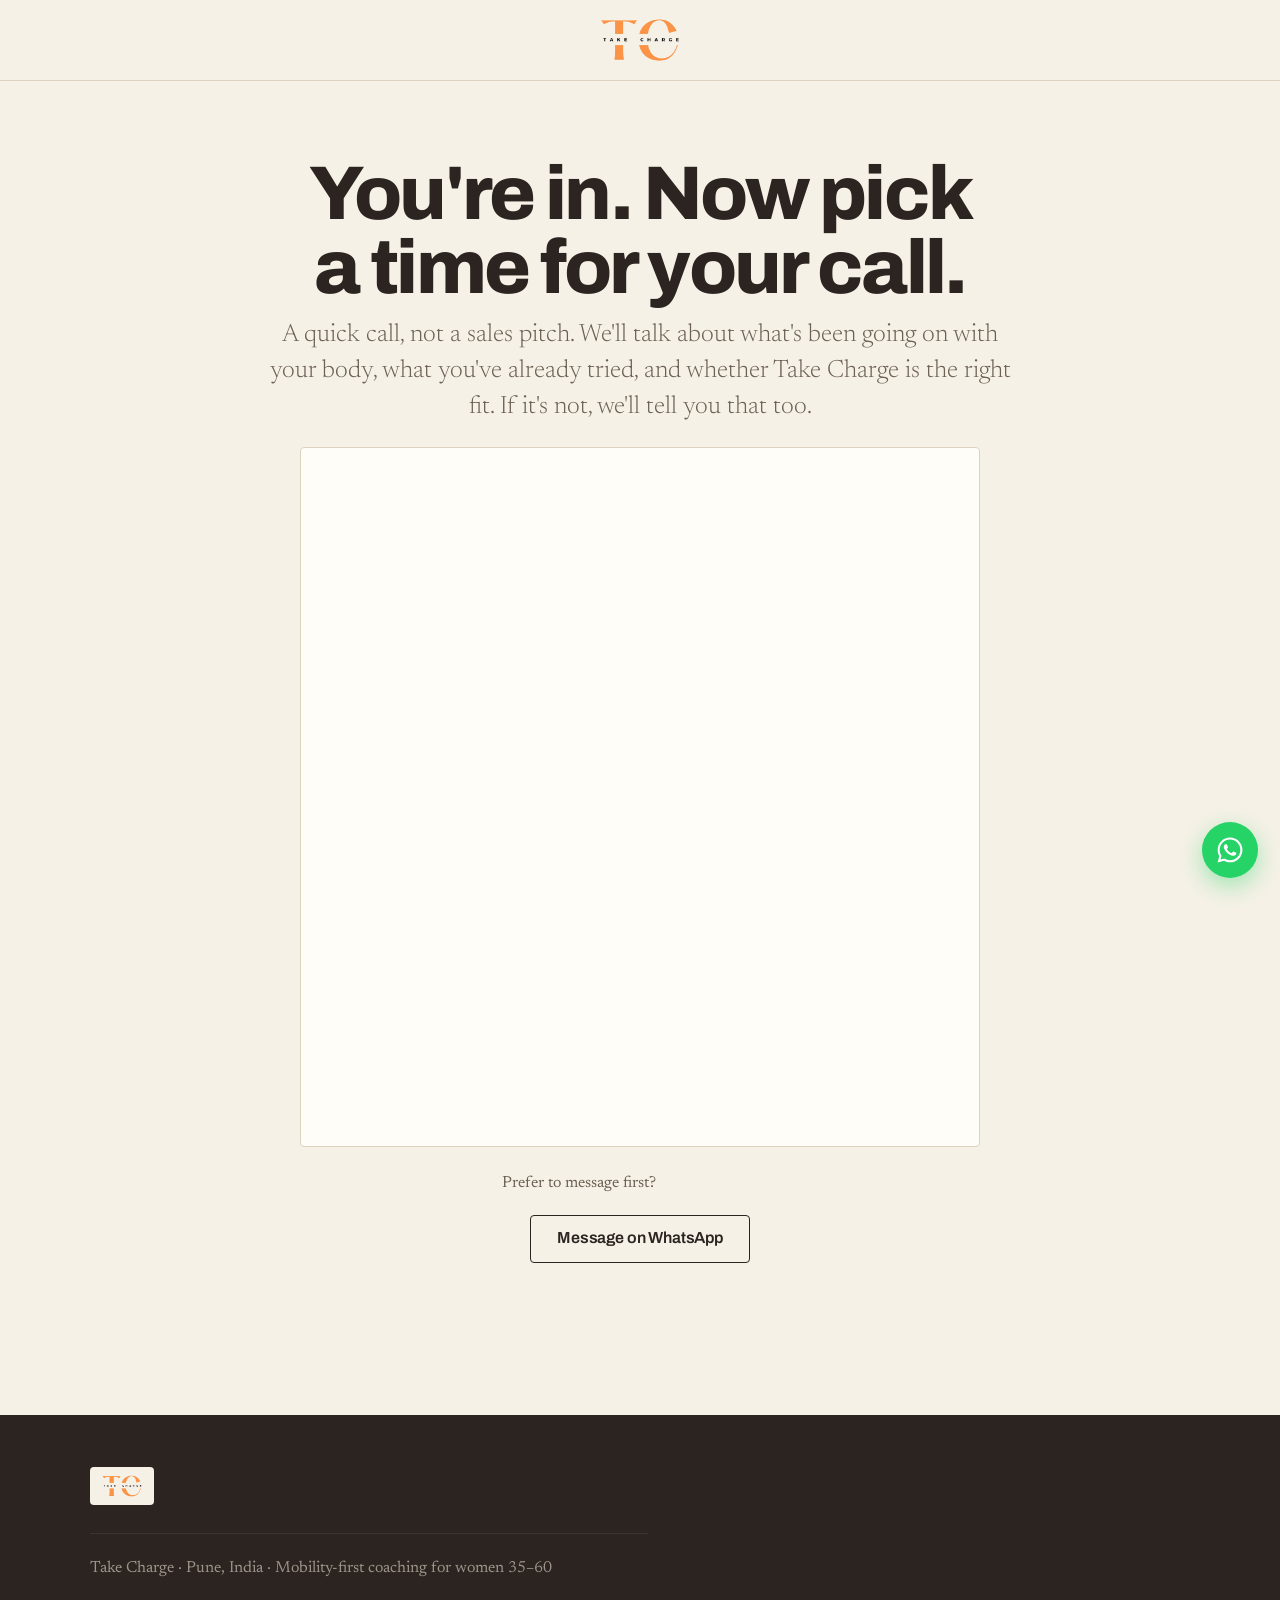
<file: funnel-thank-you.html>
<!DOCTYPE html>
<html lang="en">
<head>
<meta charset="UTF-8">
<meta name="viewport" content="width=device-width, initial-scale=1.0">
<title>Book Your Call — The Take Charge Method</title>
<meta name="description" content="Pick a time for your free Take Charge mobility assessment call.">
<meta name="robots" content="noindex">
<link rel="icon" href="favicon.svg" type="image/svg+xml">
<link rel="preconnect" href="https://fonts.googleapis.com">
<link rel="preconnect" href="https://fonts.gstatic.com" crossorigin>
<link href="https://fonts.googleapis.com/css2?family=Archivo:wght@400;600;700;800&family=Newsreader:ital,wght@0,300;0,400;1,300;1,400&family=JetBrains+Mono:wght@400&display=swap" rel="stylesheet">
<link rel="stylesheet" href="style.css">
<style>
  .funnel-header .wrap { justify-content: center; }

  .booking-wrap { max-width: 760px; margin: 0 auto; }

  .calendly-inline-widget {
    min-width: 320px;
    height: 700px;
    border: 1px solid var(--border);
    border-radius: var(--radius);
    overflow: hidden;
    background: var(--panel);
  }

  .booking-fallback { margin-top: 24px; text-align: center; }
</style>
</head>
<body>

<header class="site funnel-header">
  <div class="wrap nav-row">
    <a href="index.html" class="logo"><img src="logo.png" alt="Take Charge" class="logo-img" width="540" height="300"></a>
  </div>
</header>

<section class="hero" style="padding-bottom: 20px;">
  <div class="wrap">
    <h1 style="max-width: 20ch; margin: 0 auto; text-align: center;">You're in. Now pick a time for your call.</h1>
    <p class="hero-sub" style="max-width: 54ch; margin: 12px auto 0; text-align: center;">A quick call, not a sales pitch. We'll talk about what's been going on with your body, what you've already tried, and whether Take Charge is the right fit. If it's not, we'll tell you that too.</p>
  </div>
</section>

<section style="padding-top: 0;">
  <div class="wrap booking-wrap">

    <!-- The script below adds ?name= and email= from the lead form so the booking form pre-fills. -->
    <div class="calendly-inline-widget"
         id="calendly"
         data-url="https://calendly.com/sunnytakecharge/one-on-one-assessment"></div>
    <script type="text/javascript" src="https://assets.calendly.com/assets/external/widget.js" async></script>

    <div class="booking-fallback">
      <p class="small">Prefer to message first?</p>
      <a href="https://wa.me/919112322742" class="btn-outline">Message on WhatsApp</a>
    </div>

  </div>
</section>

<footer class="site">
  <div class="wrap">
    <div class="foot-row">
      <a href="index.html" class="logo"><img src="logo.png" alt="Take Charge" class="logo-img" width="540" height="300"></a>
    </div>
    <p class="fine">Take Charge · Pune, India · Mobility-first coaching for women 35–60</p>
  </div>
</footer>

<a href="https://wa.me/919112322742" class="whatsapp-float" target="_blank" rel="noopener" aria-label="Chat with us on WhatsApp">
  <svg viewBox="0 0 24 24" fill="currentColor" aria-hidden="true"><path d="M12.04 2C6.58 2 2.13 6.45 2.13 11.91c0 1.75.46 3.48 1.32 4.99L2.05 22l5.25-1.38c1.45.79 3.08 1.21 4.74 1.21h.01c5.46 0 9.91-4.45 9.91-9.91 0-2.65-1.03-5.14-2.9-7.01A9.82 9.82 0 0012.05 2zm0 18.16h-.01c-1.48 0-2.93-.4-4.2-1.15l-.3-.18-3.12.82.83-3.04-.2-.31a8.26 8.26 0 01-1.27-4.4c0-4.54 3.7-8.24 8.25-8.24 2.2 0 4.27.86 5.83 2.42a8.18 8.18 0 012.41 5.83c0 4.54-3.7 8.24-8.24 8.24zm4.52-6.16c-.25-.12-1.47-.72-1.69-.81-.23-.08-.39-.12-.56.12-.17.25-.64.81-.78.97-.14.17-.29.19-.54.06-.25-.12-1.05-.39-1.99-1.23-.74-.66-1.23-1.47-1.38-1.72-.14-.25-.02-.38.11-.51.11-.11.25-.29.37-.43.12-.14.16-.25.25-.41.08-.17.04-.31-.02-.43-.06-.12-.56-1.35-.77-1.85-.2-.48-.41-.42-.56-.43h-.48c-.17 0-.43.06-.66.31-.23.25-.86.84-.86 2.05 0 1.21.89 2.38 1.01 2.54.12.17 1.75 2.67 4.23 3.74.59.26 1.05.41 1.41.52.59.19 1.13.16 1.56.1.48-.07 1.47-.6 1.67-1.18.21-.58.21-1.08.15-1.18-.06-.1-.23-.16-.48-.28z"/></svg>
</a>
<script src="nav.js"></script>
<script>
(function () {
  try {
    var qs = new URLSearchParams(window.location.search);
    var name = qs.get('name') || localStorage.getItem('tc_lead_first_name') || '';
    var email = qs.get('email') || localStorage.getItem('tc_lead_email') || '';

    var widget = document.getElementById('calendly');
    var base = widget.getAttribute('data-url');
    var params = [];
    if (name) { params.push('name=' + encodeURIComponent(name)); }
    if (email) { params.push('email=' + encodeURIComponent(email)); }
    if (params.length) {
      widget.setAttribute('data-url', base + (base.indexOf('?') === -1 ? '?' : '&') + params.join('&'));
    }
  } catch (err) { /* no-op */ }
})();
</script>
</body>
</html>
</file>
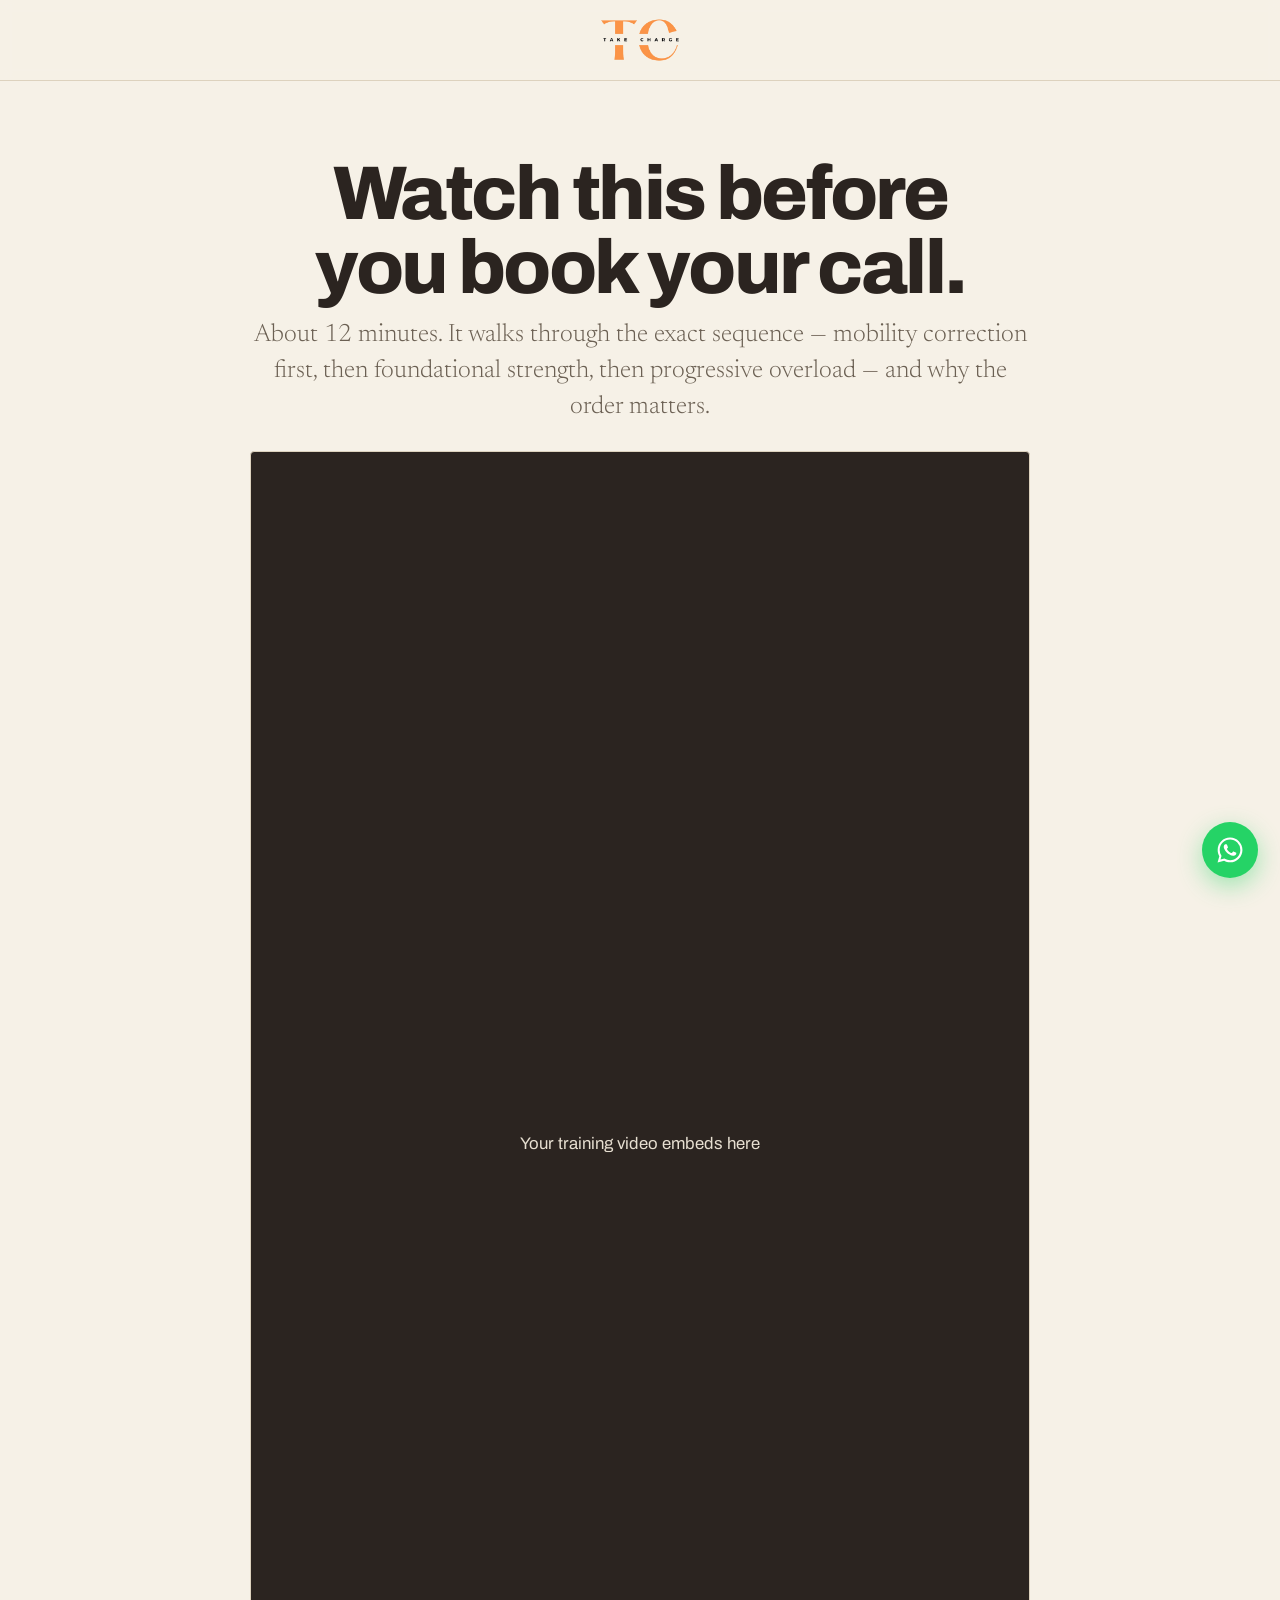
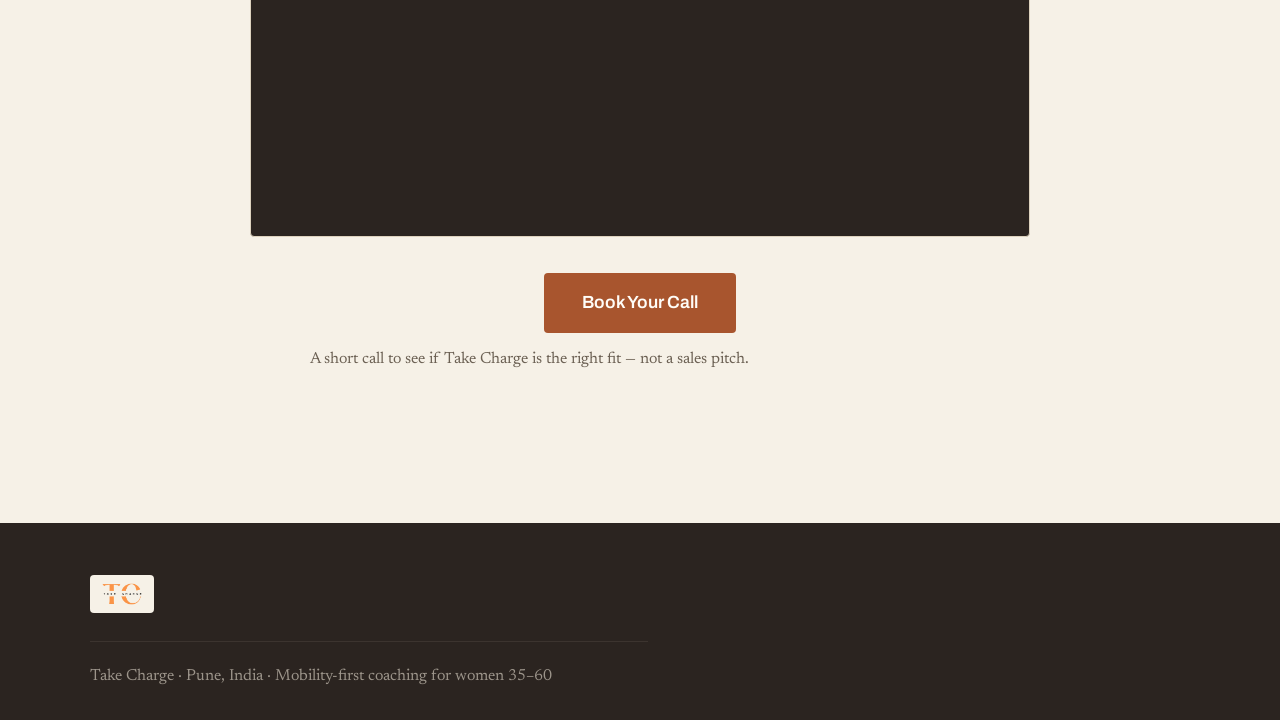
<file: funnel-vsl.html>
<!DOCTYPE html>
<html lang="en">
<head>
<meta charset="UTF-8">
<meta name="viewport" content="width=device-width, initial-scale=1.0">
<title>The Training — The Take Charge Method</title>
<meta name="description" content="Watch the free training on the Take Charge mobility-first sequence, then book your call.">
<meta name="robots" content="noindex">
<link rel="icon" href="favicon.svg" type="image/svg+xml">
<link rel="preconnect" href="https://fonts.googleapis.com">
<link rel="preconnect" href="https://fonts.gstatic.com" crossorigin>
<link href="https://fonts.googleapis.com/css2?family=Archivo:wght@400;600;700;800&family=Newsreader:ital,wght@0,300;0,400;1,300;1,400&family=JetBrains+Mono:wght@400&display=swap" rel="stylesheet">
<link rel="stylesheet" href="style.css">
<style>
  .funnel-header .wrap { justify-content: center; }

  .vsl-wrap { max-width: 860px; margin: 0 auto; }

  .video-frame {
    position: relative;
    width: 100%;
    padding-top: 56.25%; /* 16:9 */
    background: var(--ink);
    border: 1px solid var(--border);
    border-radius: var(--radius);
    overflow: hidden;
    margin-bottom: 36px;
  }
  .video-frame iframe,
  .video-frame video {
    position: absolute;
    inset: 0;
    width: 100%;
    height: 100%;
    border: 0;
  }
  .video-placeholder {
    position: absolute;
    inset: 0;
    display: flex;
    align-items: center;
    justify-content: center;
    color: #E7DFD1;
    font-family: var(--font-heading);
    font-size: 1.05rem;
    text-align: center;
    padding: 24px;
  }

  .vsl-cta { text-align: center; }
  .vsl-cta .btn { font-size: 1.1rem; padding: 16px 38px; }
  .vsl-cta .small { margin-top: 14px; }
</style>
</head>
<body>

<header class="site funnel-header">
  <div class="wrap nav-row">
    <a href="index.html" class="logo"><img src="logo.png" alt="Take Charge" class="logo-img" width="540" height="300"></a>
  </div>
</header>

<section class="hero" style="padding-bottom: 24px;">
  <div class="wrap">
    <h1 style="max-width: 24ch; margin: 0 auto; text-align: center;">Watch this before you book your call.</h1>
    <p class="hero-sub" style="max-width: 56ch; margin: 12px auto 0; text-align: center;">About 12 minutes. It walks through the exact sequence — mobility correction first, then foundational strength, then progressive overload — and why the order matters.</p>
  </div>
</section>

<section style="padding-top: 0;">
  <div class="wrap vsl-wrap">

    <div class="video-frame">
      <!--
        Replace the placeholder below with your video embed. Examples:

        YouTube:
        <iframe src="https://www.youtube.com/embed/VIDEO_ID" title="The Take Charge Method training"
                allow="accelerometer; autoplay; clipboard-write; encrypted-media; gyroscope; picture-in-picture"
                allowfullscreen></iframe>

        Vimeo:
        <iframe src="https://player.vimeo.com/video/VIDEO_ID" title="The Take Charge Method training"
                allow="autoplay; fullscreen; picture-in-picture" allowfullscreen></iframe>

        Self-hosted:
        <video src="training.mp4" controls playsinline poster="training-poster.jpg"></video>
      -->
      <div class="video-placeholder">Your training video embeds here</div>
    </div>

    <div class="vsl-cta">
      <a href="funnel-thank-you.html" class="btn" id="bookCall">Book Your Call</a>
      <p class="small">A short call to see if Take Charge is the right fit — not a sales pitch.</p>
    </div>

  </div>
</section>

<footer class="site">
  <div class="wrap">
    <div class="foot-row">
      <a href="index.html" class="logo"><img src="logo.png" alt="Take Charge" class="logo-img" width="540" height="300"></a>
    </div>
    <p class="fine">Take Charge · Pune, India · Mobility-first coaching for women 35–60</p>
  </div>
</footer>

<a href="https://wa.me/919112322742" class="whatsapp-float" target="_blank" rel="noopener" aria-label="Chat with us on WhatsApp">
  <svg viewBox="0 0 24 24" fill="currentColor" aria-hidden="true"><path d="M12.04 2C6.58 2 2.13 6.45 2.13 11.91c0 1.75.46 3.48 1.32 4.99L2.05 22l5.25-1.38c1.45.79 3.08 1.21 4.74 1.21h.01c5.46 0 9.91-4.45 9.91-9.91 0-2.65-1.03-5.14-2.9-7.01A9.82 9.82 0 0012.05 2zm0 18.16h-.01c-1.48 0-2.93-.4-4.2-1.15l-.3-.18-3.12.82.83-3.04-.2-.31a8.26 8.26 0 01-1.27-4.4c0-4.54 3.7-8.24 8.25-8.24 2.2 0 4.27.86 5.83 2.42a8.18 8.18 0 012.41 5.83c0 4.54-3.7 8.24-8.24 8.24zm4.52-6.16c-.25-.12-1.47-.72-1.69-.81-.23-.08-.39-.12-.56.12-.17.25-.64.81-.78.97-.14.17-.29.19-.54.06-.25-.12-1.05-.39-1.99-1.23-.74-.66-1.23-1.47-1.38-1.72-.14-.25-.02-.38.11-.51.11-.11.25-.29.37-.43.12-.14.16-.25.25-.41.08-.17.04-.31-.02-.43-.06-.12-.56-1.35-.77-1.85-.2-.48-.41-.42-.56-.43h-.48c-.17 0-.43.06-.66.31-.23.25-.86.84-.86 2.05 0 1.21.89 2.38 1.01 2.54.12.17 1.75 2.67 4.23 3.74.59.26 1.05.41 1.41.52.59.19 1.13.16 1.56.1.48-.07 1.47-.6 1.67-1.18.21-.58.21-1.08.15-1.18-.06-.1-.23-.16-.48-.28z"/></svg>
</a>
<script src="nav.js"></script>
<script>
(function () {
  // Carry the lead's name/email through to the booking page so Calendly can prefill.
  try {
    var qs = new URLSearchParams(window.location.search);
    var name = qs.get('name') || localStorage.getItem('tc_lead_first_name') || '';
    var email = qs.get('email') || localStorage.getItem('tc_lead_email') || '';
    if (name) { localStorage.setItem('tc_lead_first_name', name); }
    if (email) { localStorage.setItem('tc_lead_email', email); }

    var link = document.getElementById('bookCall');
    var params = [];
    if (name) { params.push('name=' + encodeURIComponent(name)); }
    if (email) { params.push('email=' + encodeURIComponent(email)); }
    if (params.length) { link.href = 'funnel-thank-you.html?' + params.join('&'); }
  } catch (err) { /* no-op */ }
})();
</script>
</body>
</html>
</file>
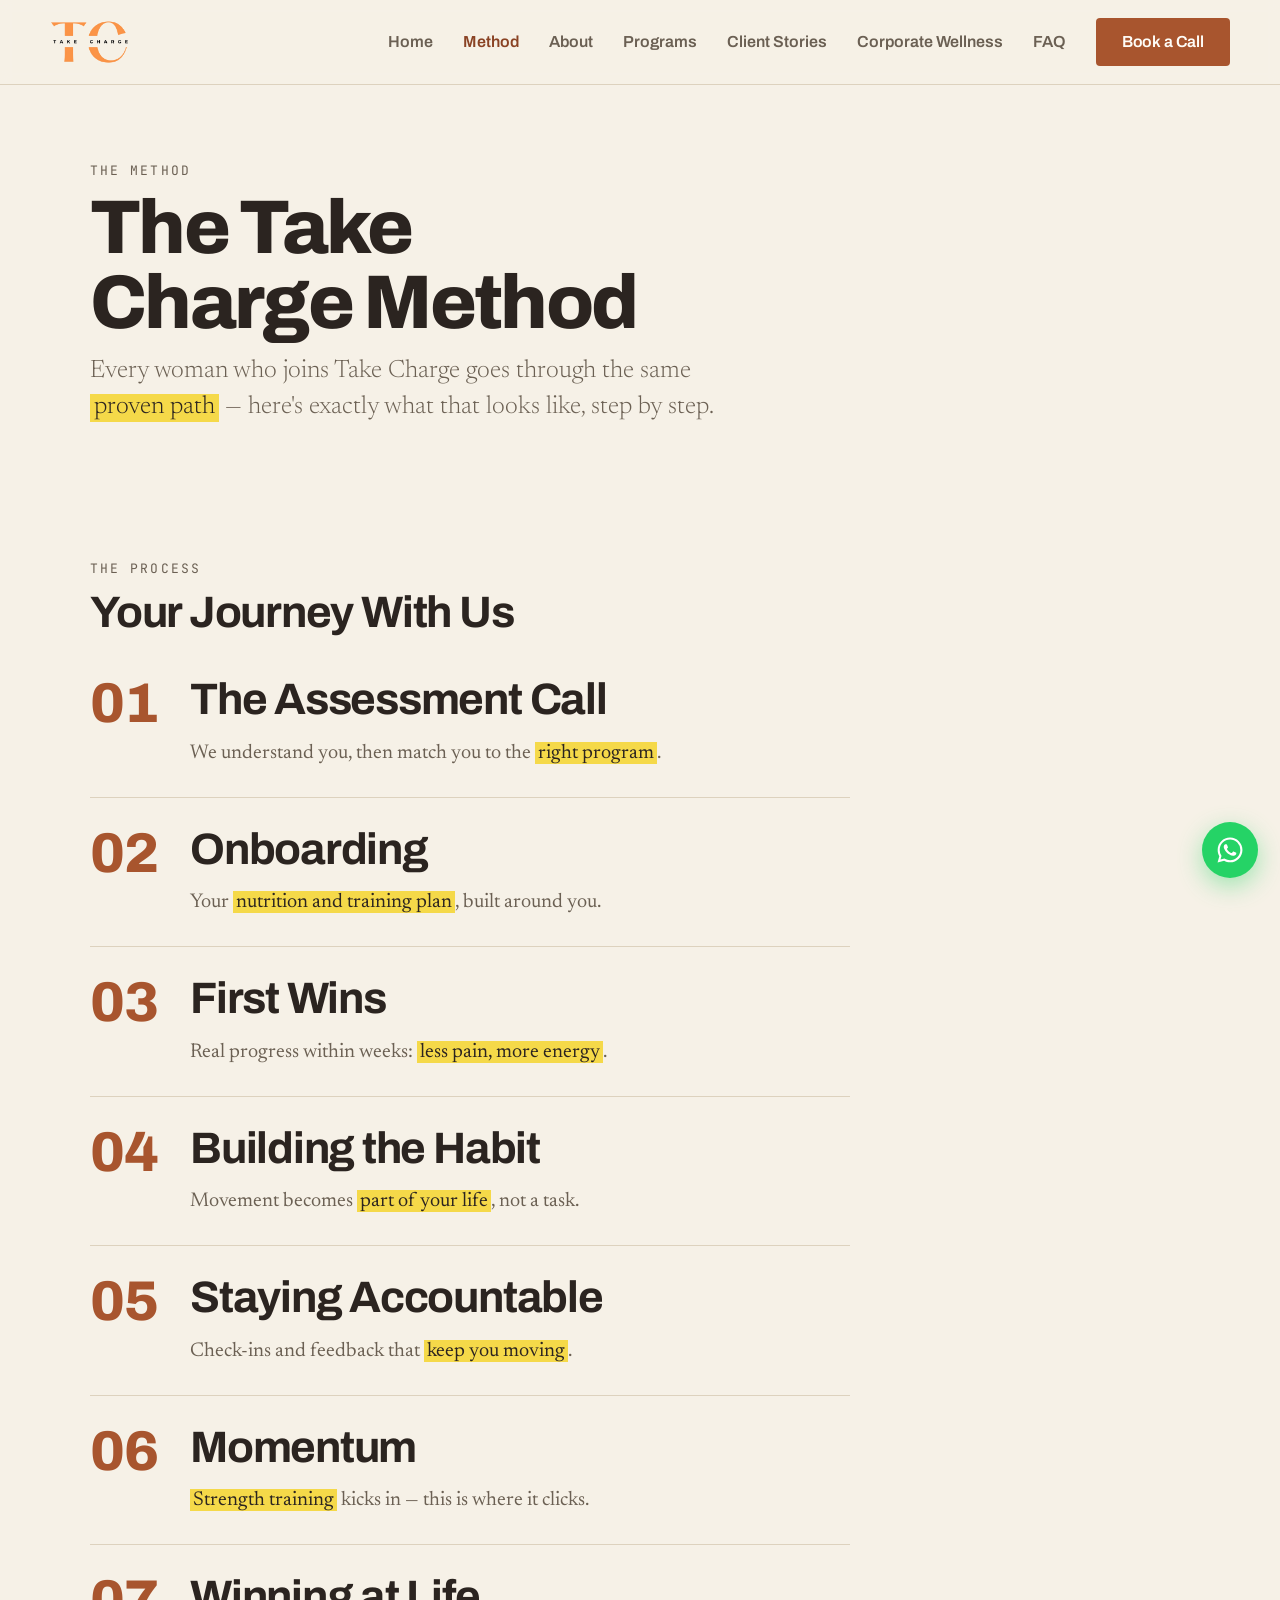
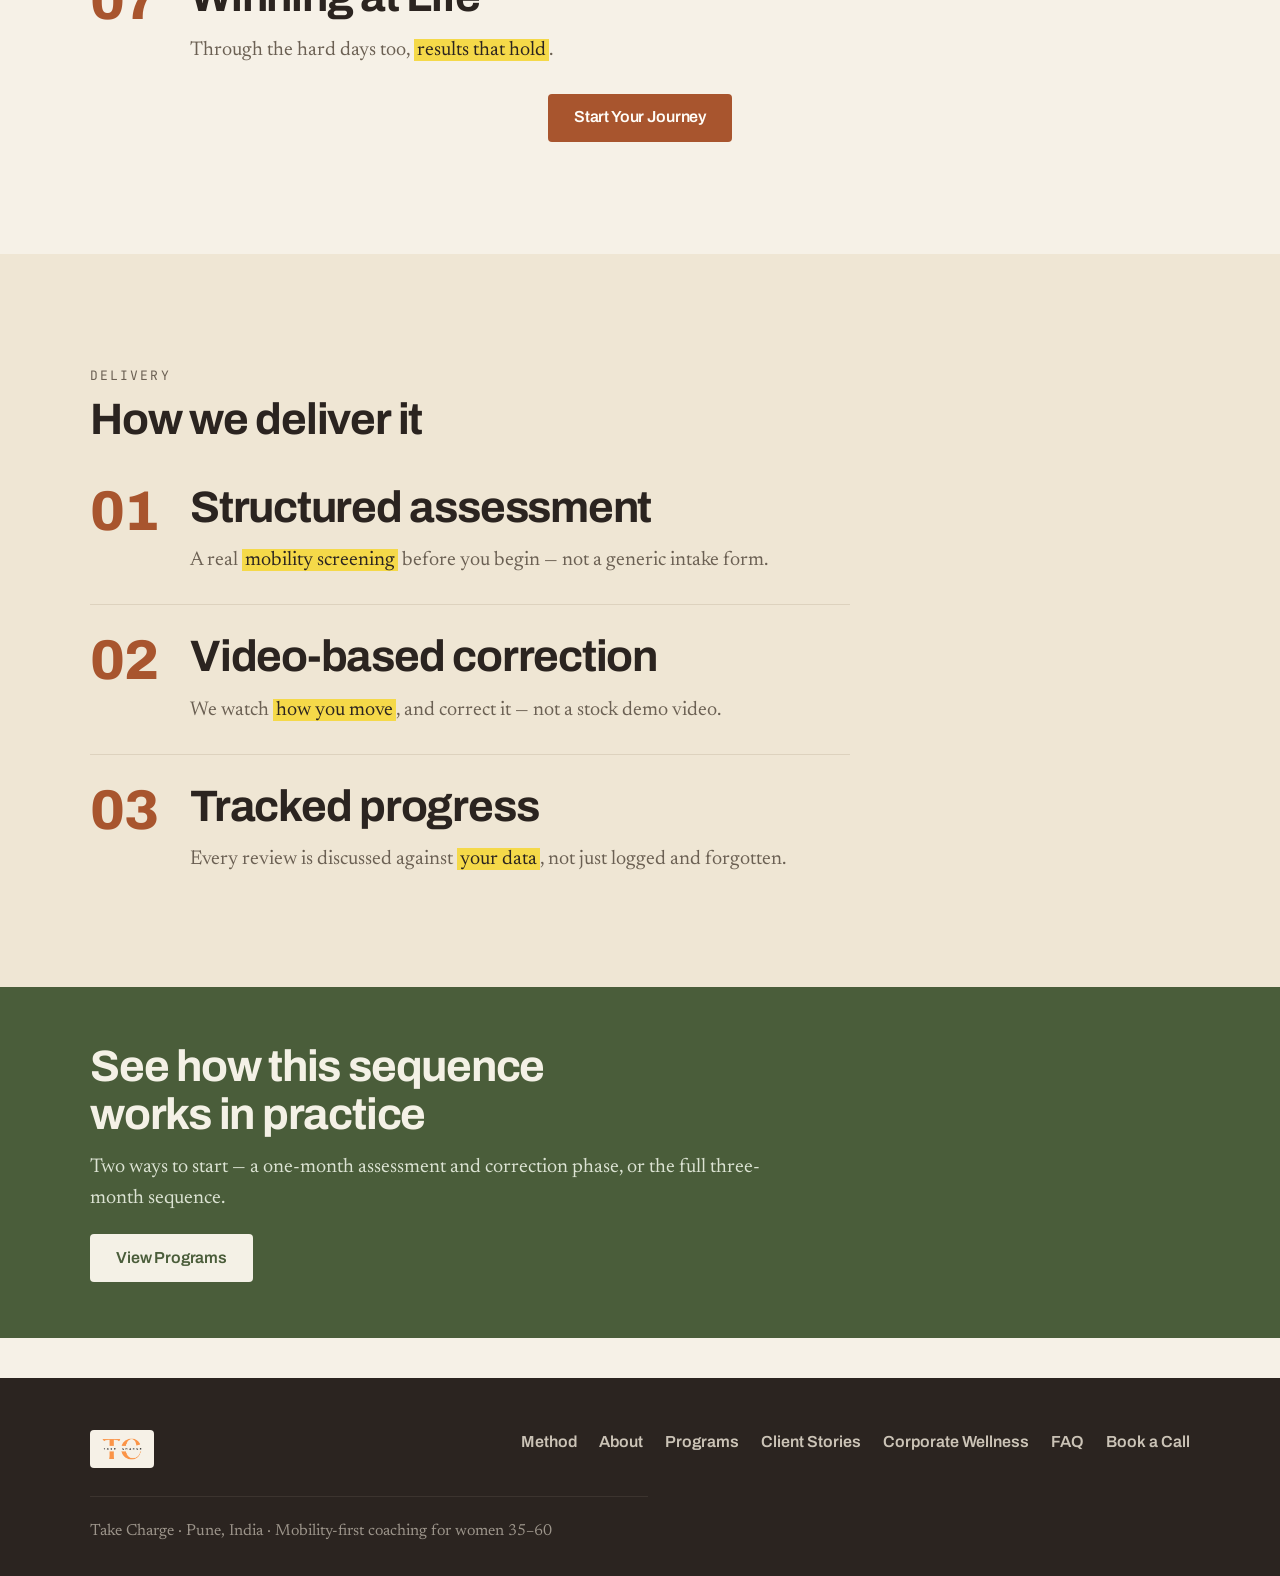
<file: method.html>
<!DOCTYPE html>
<html lang="en">
<head>
<meta charset="UTF-8">
<meta name="viewport" content="width=device-width, initial-scale=1.0">
<title>The Take Charge Method</title>
<meta name="description" content="Mobility correction, then foundational strength, then progressive overload — the sequence behind Take Charge coaching.">
<link rel="icon" href="favicon.svg" type="image/svg+xml">
<link rel="preconnect" href="https://fonts.googleapis.com">
<link rel="preconnect" href="https://fonts.gstatic.com" crossorigin>
<link href="https://fonts.googleapis.com/css2?family=Archivo:wght@400;600;700;800&family=Newsreader:ital,wght@0,300;0,400;1,300;1,400&family=JetBrains+Mono:wght@400&display=swap" rel="stylesheet">
<link rel="stylesheet" href="style.css">
</head>
<body>

<header class="site">
  <div class="wrap nav-row">
    <a href="index.html" class="logo"><img src="logo.png" alt="Take Charge" class="logo-img" width="540" height="300"></a>
    <button class="menu-toggle" aria-label="Toggle menu">☰</button>
    <nav class="links">
      <a href="index.html">Home</a>
      <a href="method.html" class="active">Method</a>
      <a href="about.html">About</a>
      <a href="programs.html">Programs</a>
      <a href="client-stories.html">Client Stories</a>
      <a href="corporate-wellness.html">Corporate Wellness</a>
      <a href="faq.html">FAQ</a>
      <a href="book.html" class="btn">Book a Call</a>
    </nav>
  </div>
</header>

<section class="hero" style="padding-bottom: 20px;">
  <div class="wrap">
    <p class="eyebrow">The method</p>
    <h1 style="max-width: 18ch;">The Take Charge Method</h1>
    <p class="hero-sub">Every woman who joins Take Charge goes through the same <span class="highlight">proven path</span> — here's exactly what that looks like, step by step.</p>
  </div>
</section>

<section>
  <div class="wrap">
    <div class="section-head">
      <p class="eyebrow">The process</p>
      <h2>Your Journey With Us</h2>
    </div>

    <div class="sequence">
      <div class="seq-item">
        <div class="seq-num">01</div>
        <div>
          <h3>The Assessment Call</h3>
          <p>We understand you, then match you to the <span class="highlight">right program</span>.</p>
        </div>
      </div>
      <div class="seq-item">
        <div class="seq-num">02</div>
        <div>
          <h3>Onboarding</h3>
          <p>Your <span class="highlight">nutrition and training plan</span>, built around you.</p>
        </div>
      </div>
      <div class="seq-item">
        <div class="seq-num">03</div>
        <div>
          <h3>First Wins</h3>
          <p>Real progress within weeks: <span class="highlight">less pain, more energy</span>.</p>
        </div>
      </div>
      <div class="seq-item">
        <div class="seq-num">04</div>
        <div>
          <h3>Building the Habit</h3>
          <p>Movement becomes <span class="highlight">part of your life</span>, not a task.</p>
        </div>
      </div>
      <div class="seq-item">
        <div class="seq-num">05</div>
        <div>
          <h3>Staying Accountable</h3>
          <p>Check-ins and feedback that <span class="highlight">keep you moving</span>.</p>
        </div>
      </div>
      <div class="seq-item">
        <div class="seq-num">06</div>
        <div>
          <h3>Momentum</h3>
          <p><span class="highlight">Strength training</span> kicks in — this is where it clicks.</p>
        </div>
      </div>
      <div class="seq-item">
        <div class="seq-num">07</div>
        <div>
          <h3>Winning at Life</h3>
          <p>Through the hard days too, <span class="highlight">results that hold</span>.</p>
        </div>
      </div>
    </div>

    <div class="center" style="margin-top: 28px;">
      <a href="book.html" class="btn">Start Your Journey</a>
    </div>
  </div>
</section>

<section class="alt">
  <div class="wrap">
    <div class="section-head">
      <p class="eyebrow">Delivery</p>
      <h2>How we deliver it</h2>
    </div>
    <div class="sequence">
      <div class="seq-item">
        <div class="seq-num">01</div>
        <div>
          <h3>Structured assessment</h3>
          <p>A real <span class="highlight">mobility screening</span> before you begin — not a generic intake form.</p>
        </div>
      </div>
      <div class="seq-item">
        <div class="seq-num">02</div>
        <div>
          <h3>Video-based correction</h3>
          <p>We watch <span class="highlight">how you move</span>, and correct it — not a stock demo video.</p>
        </div>
      </div>
      <div class="seq-item">
        <div class="seq-num">03</div>
        <div>
          <h3>Tracked progress</h3>
          <p>Every review is discussed against <span class="highlight">your data</span>, not just logged and forgotten.</p>
        </div>
      </div>
    </div>
  </div>
</section>

<section class="cta-band">
  <div class="wrap">
    <h2>See how this sequence works in practice</h2>
    <p>Two ways to start — a one-month assessment and correction phase, or the full three-month sequence.</p>
    <a href="programs.html" class="btn">View Programs</a>
  </div>
</section>

<footer class="site">
  <div class="wrap">
    <div class="foot-row">
      <a href="index.html" class="logo"><img src="logo.png" alt="Take Charge" class="logo-img" width="540" height="300"></a>
      <nav>
        <a href="method.html">Method</a>
        <a href="about.html">About</a>
        <a href="programs.html">Programs</a>
        <a href="client-stories.html">Client Stories</a>
        <a href="corporate-wellness.html">Corporate Wellness</a>
        <a href="faq.html">FAQ</a>
        <a href="book.html">Book a Call</a>
      </nav>
    </div>
    <p class="fine">Take Charge · Pune, India · Mobility-first coaching for women 35–60</p>
  </div>
</footer>

<a href="https://wa.me/919112322742" class="whatsapp-float" target="_blank" rel="noopener" aria-label="Chat with us on WhatsApp">
  <svg viewBox="0 0 24 24" fill="currentColor" aria-hidden="true"><path d="M12.04 2C6.58 2 2.13 6.45 2.13 11.91c0 1.75.46 3.48 1.32 4.99L2.05 22l5.25-1.38c1.45.79 3.08 1.21 4.74 1.21h.01c5.46 0 9.91-4.45 9.91-9.91 0-2.65-1.03-5.14-2.9-7.01A9.82 9.82 0 0012.05 2zm0 18.16h-.01c-1.48 0-2.93-.4-4.2-1.15l-.3-.18-3.12.82.83-3.04-.2-.31a8.26 8.26 0 01-1.27-4.4c0-4.54 3.7-8.24 8.25-8.24 2.2 0 4.27.86 5.83 2.42a8.18 8.18 0 012.41 5.83c0 4.54-3.7 8.24-8.24 8.24zm4.52-6.16c-.25-.12-1.47-.72-1.69-.81-.23-.08-.39-.12-.56.12-.17.25-.64.81-.78.97-.14.17-.29.19-.54.06-.25-.12-1.05-.39-1.99-1.23-.74-.66-1.23-1.47-1.38-1.72-.14-.25-.02-.38.11-.51.11-.11.25-.29.37-.43.12-.14.16-.25.25-.41.08-.17.04-.31-.02-.43-.06-.12-.56-1.35-.77-1.85-.2-.48-.41-.42-.56-.43h-.48c-.17 0-.43.06-.66.31-.23.25-.86.84-.86 2.05 0 1.21.89 2.38 1.01 2.54.12.17 1.75 2.67 4.23 3.74.59.26 1.05.41 1.41.52.59.19 1.13.16 1.56.1.48-.07 1.47-.6 1.67-1.18.21-.58.21-1.08.15-1.18-.06-.1-.23-.16-.48-.28z"/></svg>
</a>
<script src="nav.js"></script>
</body>
</html>
</file>
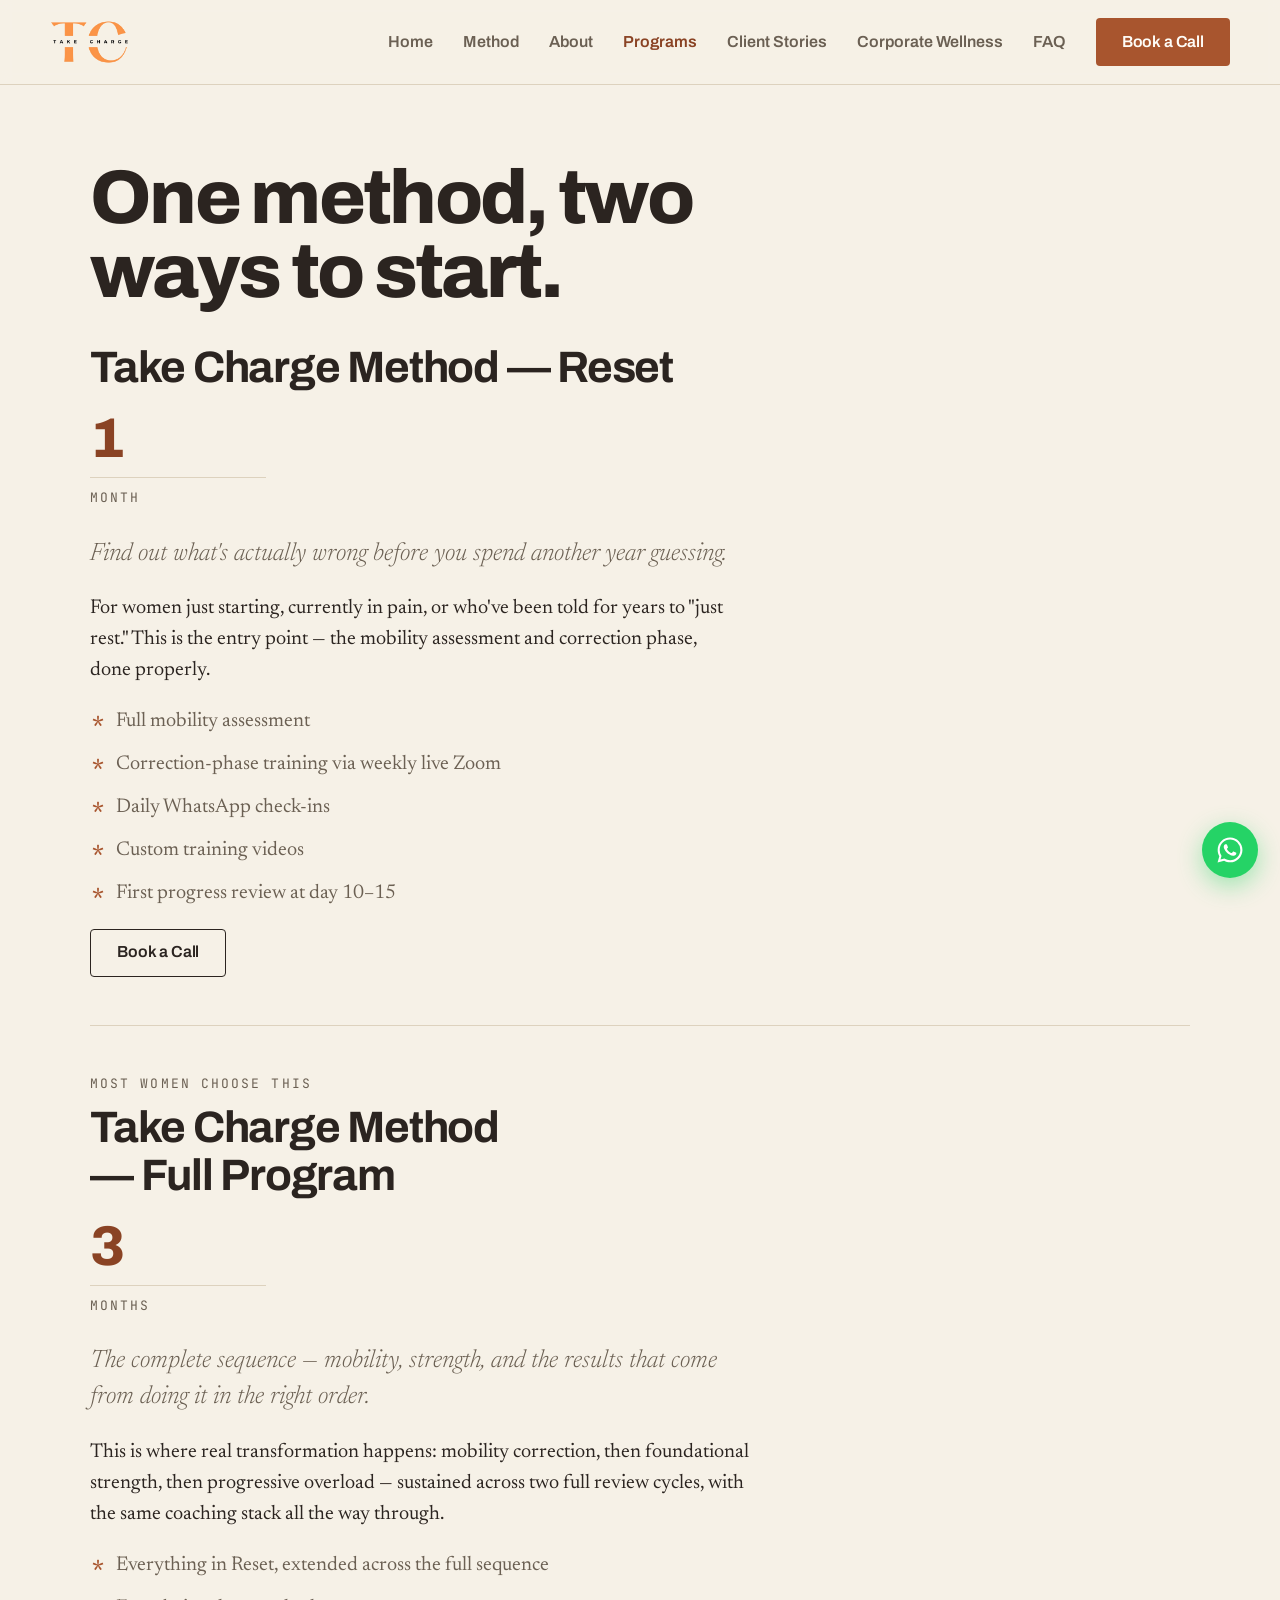
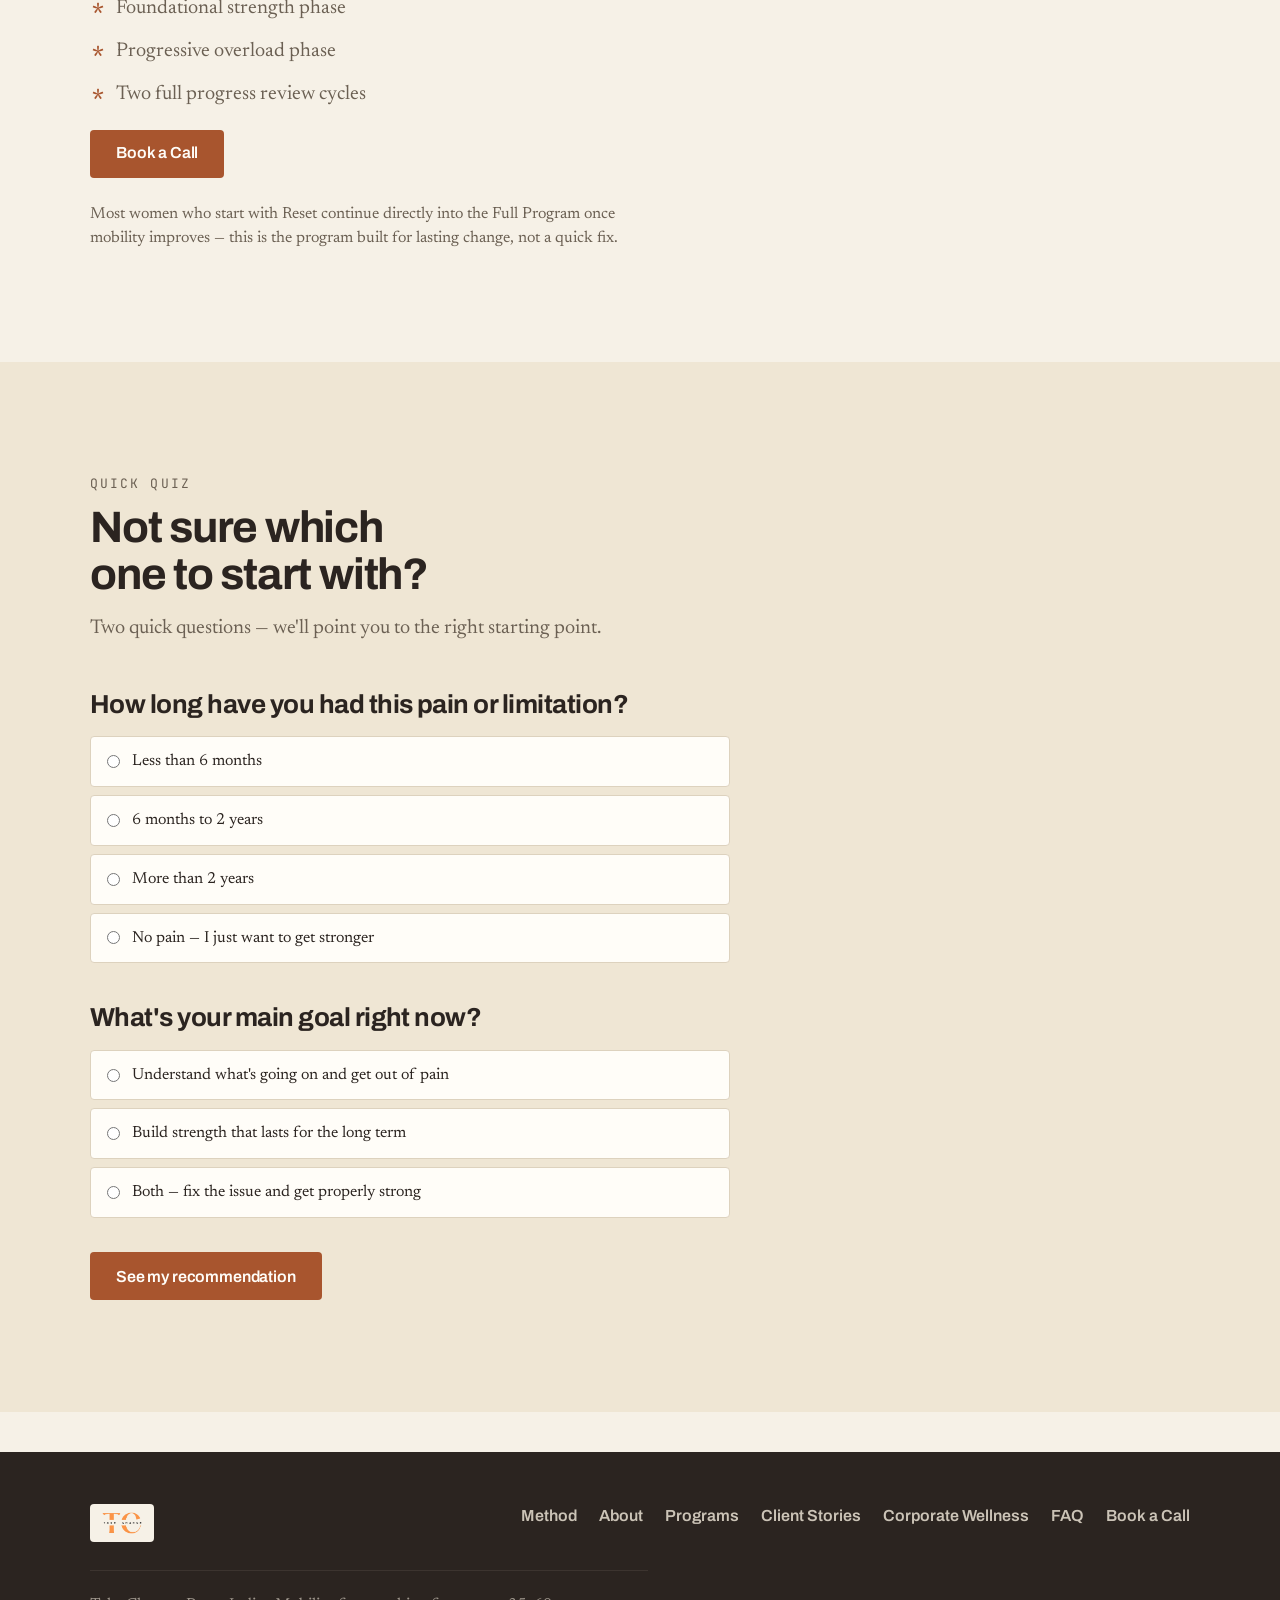
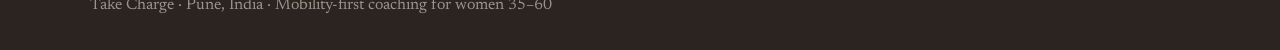
<file: programs.html>
<!DOCTYPE html>
<html lang="en">
<head>
<meta charset="UTF-8">
<meta name="viewport" content="width=device-width, initial-scale=1.0">
<title>Programs — Take Charge Method</title>
<meta name="description" content="Two ways to start with the Take Charge Method — a one-month Reset or the full three-month program.">
<link rel="icon" href="favicon.svg" type="image/svg+xml">
<link rel="preconnect" href="https://fonts.googleapis.com">
<link rel="preconnect" href="https://fonts.gstatic.com" crossorigin>
<link href="https://fonts.googleapis.com/css2?family=Archivo:wght@400;600;700;800&family=Newsreader:ital,wght@0,300;0,400;1,300;1,400&family=JetBrains+Mono:wght@400&display=swap" rel="stylesheet">
<link rel="stylesheet" href="style.css">
</head>
<body>

<header class="site">
  <div class="wrap nav-row">
    <a href="index.html" class="logo"><img src="logo.png" alt="Take Charge" class="logo-img" width="540" height="300"></a>
    <button class="menu-toggle" aria-label="Toggle menu">☰</button>
    <nav class="links">
      <a href="index.html">Home</a>
      <a href="method.html">Method</a>
      <a href="about.html">About</a>
      <a href="programs.html" class="active">Programs</a>
      <a href="client-stories.html">Client Stories</a>
      <a href="corporate-wellness.html">Corporate Wellness</a>
      <a href="faq.html">FAQ</a>
      <a href="book.html" class="btn">Book a Call</a>
    </nav>
  </div>
</header>

<section class="hero" style="padding-bottom: 10px;">
  <div class="wrap">
    <h1 style="max-width: 16ch;">One method, two ways to start.</h1>
  </div>
</section>

<section style="padding-top: 10px;">
  <div class="wrap">
    <div class="program-list">

      <div class="program-row" id="reset-card">
        <h2 style="max-width: 24ch;">Take Charge Method — Reset</h2>
        <div class="stat-block">
          <span class="stat-num">1</span>
          <span class="stat-label">Month</span>
        </div>
        <p class="lead mt-0" style="font-style: italic;">Find out what's actually wrong before you spend another year guessing.</p>
        <p>For women just starting, currently in pain, or who've been told for years to "just rest." This is the entry point — the mobility assessment and correction phase, done properly.</p>
        <ul class="list-asterisk">
          <li>Full mobility assessment</li>
          <li>Correction-phase training via weekly live Zoom</li>
          <li>Daily WhatsApp check-ins</li>
          <li>Custom training videos</li>
          <li>First progress review at day 10–15</li>
        </ul>
        <a href="book.html" class="btn-outline" style="margin-top: 20px;">Book a Call</a>
      </div>

      <div class="program-row" id="full-card">
        <p class="eyebrow">Most women choose this</p>
        <h2 style="max-width: 24ch;">Take Charge Method — Full Program</h2>
        <div class="stat-block">
          <span class="stat-num">3</span>
          <span class="stat-label">Months</span>
        </div>
        <p class="lead mt-0" style="font-style: italic;">The complete sequence — mobility, strength, and the results that come from doing it in the right order.</p>
        <p>This is where real transformation happens: mobility correction, then foundational strength, then progressive overload — sustained across two full review cycles, with the same coaching stack all the way through.</p>
        <ul class="list-asterisk">
          <li>Everything in Reset, extended across the full sequence</li>
          <li>Foundational strength phase</li>
          <li>Progressive overload phase</li>
          <li>Two full progress review cycles</li>
        </ul>
        <a href="book.html" class="btn" style="margin-top: 20px;">Book a Call</a>
      </div>

    </div>
    <p class="small" style="margin-top: 24px;">Most women who start with Reset continue directly into the Full Program once mobility improves — this is the program built for lasting change, not a quick fix.</p>
  </div>
</section>

<section class="alt">
  <div class="wrap">
    <div class="section-head">
      <p class="eyebrow">Quick quiz</p>
      <h2>Not sure which one to start with?</h2>
      <p>Two quick questions — we'll point you to the right starting point.</p>
    </div>

    <div class="quiz">
      <form id="quizForm" novalidate>
        <fieldset class="quiz-q">
          <legend>How long have you had this pain or limitation?</legend>
          <label class="quiz-opt"><input type="radio" name="q1" value="0"><span>Less than 6 months</span></label>
          <label class="quiz-opt"><input type="radio" name="q1" value="1"><span>6 months to 2 years</span></label>
          <label class="quiz-opt"><input type="radio" name="q1" value="1"><span>More than 2 years</span></label>
          <label class="quiz-opt"><input type="radio" name="q1" value="2"><span>No pain — I just want to get stronger</span></label>
        </fieldset>

        <fieldset class="quiz-q">
          <legend>What's your main goal right now?</legend>
          <label class="quiz-opt"><input type="radio" name="q2" value="0"><span>Understand what's going on and get out of pain</span></label>
          <label class="quiz-opt"><input type="radio" name="q2" value="2"><span>Build strength that lasts for the long term</span></label>
          <label class="quiz-opt"><input type="radio" name="q2" value="2"><span>Both — fix the issue and get properly strong</span></label>
        </fieldset>

        <button type="submit" class="btn">See my recommendation</button>
        <p class="quiz-error small" id="quizError" hidden>Please answer both questions.</p>
      </form>

      <div class="quiz-result card" id="quizResult" hidden aria-live="polite">
        <span class="tag" id="quizResultTag"></span>
        <h3 id="quizResultTitle"></h3>
        <p id="quizResultBody"></p>
        <a href="#reset-card" class="btn" id="quizResultJump">See the plan</a>
        <button type="button" class="btn-outline" id="quizRetake">Start over</button>
      </div>
    </div>
  </div>
</section>

<footer class="site">
  <div class="wrap">
    <div class="foot-row">
      <a href="index.html" class="logo"><img src="logo.png" alt="Take Charge" class="logo-img" width="540" height="300"></a>
      <nav>
        <a href="method.html">Method</a>
        <a href="about.html">About</a>
        <a href="programs.html">Programs</a>
        <a href="client-stories.html">Client Stories</a>
        <a href="corporate-wellness.html">Corporate Wellness</a>
        <a href="faq.html">FAQ</a>
        <a href="book.html">Book a Call</a>
      </nav>
    </div>
    <p class="fine">Take Charge · Pune, India · Mobility-first coaching for women 35–60</p>
  </div>
</footer>

<a href="https://wa.me/919112322742" class="whatsapp-float" target="_blank" rel="noopener" aria-label="Chat with us on WhatsApp">
  <svg viewBox="0 0 24 24" fill="currentColor" aria-hidden="true"><path d="M12.04 2C6.58 2 2.13 6.45 2.13 11.91c0 1.75.46 3.48 1.32 4.99L2.05 22l5.25-1.38c1.45.79 3.08 1.21 4.74 1.21h.01c5.46 0 9.91-4.45 9.91-9.91 0-2.65-1.03-5.14-2.9-7.01A9.82 9.82 0 0012.05 2zm0 18.16h-.01c-1.48 0-2.93-.4-4.2-1.15l-.3-.18-3.12.82.83-3.04-.2-.31a8.26 8.26 0 01-1.27-4.4c0-4.54 3.7-8.24 8.25-8.24 2.2 0 4.27.86 5.83 2.42a8.18 8.18 0 012.41 5.83c0 4.54-3.7 8.24-8.24 8.24zm4.52-6.16c-.25-.12-1.47-.72-1.69-.81-.23-.08-.39-.12-.56.12-.17.25-.64.81-.78.97-.14.17-.29.19-.54.06-.25-.12-1.05-.39-1.99-1.23-.74-.66-1.23-1.47-1.38-1.72-.14-.25-.02-.38.11-.51.11-.11.25-.29.37-.43.12-.14.16-.25.25-.41.08-.17.04-.31-.02-.43-.06-.12-.56-1.35-.77-1.85-.2-.48-.41-.42-.56-.43h-.48c-.17 0-.43.06-.66.31-.23.25-.86.84-.86 2.05 0 1.21.89 2.38 1.01 2.54.12.17 1.75 2.67 4.23 3.74.59.26 1.05.41 1.41.52.59.19 1.13.16 1.56.1.48-.07 1.47-.6 1.67-1.18.21-.58.21-1.08.15-1.18-.06-.1-.23-.16-.48-.28z"/></svg>
</a>
<script src="nav.js"></script>
<script>
(function () {
  var form = document.getElementById('quizForm');
  if (!form) { return; }

  var errEl = document.getElementById('quizError');
  var result = document.getElementById('quizResult');
  var tagEl = document.getElementById('quizResultTag');
  var titleEl = document.getElementById('quizResultTitle');
  var bodyEl = document.getElementById('quizResultBody');
  var jumpEl = document.getElementById('quizResultJump');
  var retakeBtn = document.getElementById('quizRetake');

  var plans = {
    reset: {
      title: 'Start with the Reset',
      body: 'Give it a month to find out what’s actually going on and get the correction phase done properly before committing further. Most women move into the Full Program from here once their mobility improves.',
      target: 'reset-card'
    },
    full: {
      title: 'Go straight to the Full Program',
      body: 'You’re ready for the complete sequence — mobility correction, then foundational strength, then progressive overload — across two full review cycles. This is the one built for lasting change.',
      target: 'full-card'
    }
  };

  function flash(id) {
    var card = document.getElementById(id);
    if (!card) { return; }
    document.querySelectorAll('.quiz-target').forEach(function (c) {
      c.classList.remove('quiz-target');
    });
    void card.offsetWidth; // restart the animation
    card.classList.add('quiz-target');
  }

  form.addEventListener('submit', function (e) {
    e.preventDefault();
    var q1 = form.querySelector('input[name="q1"]:checked');
    var q2 = form.querySelector('input[name="q2"]:checked');

    if (!q1 || !q2) { errEl.hidden = false; return; }
    errEl.hidden = true;

    var score = parseInt(q1.value, 10) + parseInt(q2.value, 10);
    var plan = score >= 2 ? plans.full : plans.reset;

    tagEl.textContent = 'Your recommended start';
    titleEl.textContent = plan.title;
    bodyEl.textContent = plan.body;
    jumpEl.setAttribute('href', '#' + plan.target);
    jumpEl.onclick = function () { flash(plan.target); };

    result.hidden = false;
    result.scrollIntoView({ behavior: 'smooth', block: 'center' });
  });

  retakeBtn.addEventListener('click', function () {
    form.reset();
    result.hidden = true;
    form.scrollIntoView({ behavior: 'smooth', block: 'center' });
  });
})();
</script>
</body>
</html>
</file>
<file: style.css>
:root {
  --bg: #F6F1E7;
  --bg-alt: #EFE6D4;
  --panel: #FFFDF8;
  --ink: #2B2420;
  --ink-soft: #6B6053;
  --accent: #A8552E;
  --accent-deep: #8A4324;
  --blush: #E9C7BC;
  --blush-soft: #F3DFD6;
  --green: #4A5D3A;
  --border: #DDD2BE;
  --highlight: #F5D949;
  --radius: 4px;
  --max: 1180px;

  /* ---------- Type scale (fluid, clamp-based) ---------- */
  --font-heading: 'Archivo', Helvetica, Arial, sans-serif;
  --font-body: 'Newsreader', Georgia, serif;
  --font-mono: 'JetBrains Mono', 'Courier New', monospace;

  --fs-h1: clamp(34px, 7.5vw, 76px);
  --fs-h2: clamp(26px, 4.6vw, 44px);
  --fs-h3: clamp(20px, 2.8vw, 26px);
  --fs-lead: clamp(19px, 2.2vw, 25px);
  --fs-body: clamp(17px, 1.8vw, 20px);
  --fs-small: 16px;
  --fs-number: clamp(36px, 5vw, 56px);
  --fs-eyebrow: clamp(11px, 1.2vw, 13px);
  --fs-button: 16px;

  /* ---------- Spacing rhythm ---------- */
  --space-heading-para: 14px;
  --space-para: 20px;
  --space-section-mobile: 72px;
  --space-section-desktop: 112px;
}

* { box-sizing: border-box; }

html { scroll-behavior: smooth; }

body {
  margin: 0;
  background: var(--bg);
  color: var(--ink);
  font-family: var(--font-body);
  font-weight: 400;
  font-size: var(--fs-body);
  line-height: 1.55;
}

h1, h2, h3, .display {
  font-family: var(--font-heading);
  margin: 0 0 var(--space-heading-para);
  color: var(--ink);
}

h1 {
  font-size: var(--fs-h1);
  font-weight: 800;
  line-height: 0.98;
  letter-spacing: -0.035em;
  max-width: 20ch;
  text-wrap: balance;
}

h2 {
  font-size: var(--fs-h2);
  font-weight: 700;
  line-height: 1.08;
  letter-spacing: -0.028em;
  max-width: 24ch;
  text-wrap: balance;
}

h3 {
  font-size: var(--fs-h3);
  font-weight: 700;
  line-height: 1.2;
  letter-spacing: -0.02em;
}

p {
  margin: 0 0 var(--space-para);
  max-width: 62ch;
  text-wrap: pretty;
}
p:last-child { margin-bottom: 0; }

a { color: var(--accent-deep); }

.wrap {
  max-width: var(--max);
  margin: 0 auto;
  padding: 0 40px;
}

@media (max-width: 860px) {
  .wrap { padding: 0 24px; }
}

/* ---------- Announcement bar ---------- */

.announce-bar {
  display: block;
  background: var(--accent);
  color: var(--panel);
  text-align: center;
  padding: 9px 16px;
  font-family: var(--font-heading);
  font-size: var(--fs-small);
  font-weight: 600;
  letter-spacing: 0.02em;
  text-decoration: none;
}

.announce-bar span { margin-left: 4px; }
.announce-bar:hover { background: var(--accent-deep); color: var(--panel); }

/* ---------- Header ---------- */

header.site {
  position: sticky;
  top: 0;
  z-index: 50;
  background: rgba(246, 241, 231, 0.92);
  backdrop-filter: blur(6px);
  border-bottom: 1px solid var(--border);
}

.nav-row {
  display: flex;
  align-items: center;
  justify-content: space-between;
  padding: 18px 0;
}

.logo {
  display: inline-flex;
  align-items: center;
  text-decoration: none;
}

.logo-img {
  display: block;
  height: 44px;
  width: auto;
}

footer.site .logo-img {
  height: 38px;
  padding: 8px 12px;
  background: var(--bg);
  border-radius: var(--radius);
}

nav.links {
  display: flex;
  align-items: center;
  gap: 30px;
}

nav.links a {
  display: inline-flex;
  align-items: center;
  min-height: 48px;
  color: var(--ink-soft);
  text-decoration: none;
  font-family: var(--font-heading);
  font-size: var(--fs-small);
  font-weight: 600;
}

nav.links a:hover, nav.links a.active { color: var(--accent-deep); }

/* The nav "Book a Call" button — keep its light text; nav.links a would
   otherwise override .btn's color and leave it near-invisible on the fill. */
nav.links a.btn,
nav.links a.btn:hover,
nav.links a.btn.active { color: #FFFDF8; }

.btn {
  display: inline-flex;
  align-items: center;
  justify-content: center;
  min-height: 48px;
  background: var(--accent);
  color: #FFFDF8;
  padding: 0 26px;
  border-radius: var(--radius);
  text-decoration: none;
  font-family: var(--font-heading);
  font-weight: 600;
  font-size: var(--fs-button);
  letter-spacing: -0.01em;
  border: none;
  cursor: pointer;
  transition: background 0.15s ease;
}
.btn:hover { background: var(--accent-deep); color: #FFFDF8; }

.btn-outline {
  display: inline-flex;
  align-items: center;
  justify-content: center;
  min-height: 48px;
  background: transparent;
  color: var(--ink);
  padding: 0 26px;
  border-radius: var(--radius);
  border: 1px solid var(--ink);
  text-decoration: none;
  font-family: var(--font-heading);
  font-weight: 600;
  font-size: var(--fs-button);
  letter-spacing: -0.01em;
}
.btn-outline:hover { border-color: var(--accent-deep); color: var(--accent-deep); }

.menu-toggle { display: none; }

/* Book page's own CTA — mobile is the priority audience here, so it
   gets a taller, full-width tap target below the 640px breakpoint. */
@media (max-width: 640px) {
  .btn-book {
    display: flex;
    width: 100%;
    min-height: 52px;
    font-size: 17px;
  }
}

/* ---------- Hero ---------- */

.hero {
  padding: 76px 0 64px;
}

.hero-grid {
  display: grid;
  grid-template-columns: 1.25fr 0.9fr;
  gap: 56px;
  align-items: center;
}

/* Hero client photo with the "before / now" split captions */
.hero-photo {
  position: relative;
  margin: 0;
  width: 100%;
  max-width: 520px;
  aspect-ratio: 1003 / 1030;
  overflow: hidden;
  border-radius: var(--radius);
}

.hero-photo img {
  display: block;
  width: 100%;
  height: 100%;
  object-fit: cover;
  object-position: center 12%;
  border: 1px solid var(--border);
  border-radius: var(--radius);
  background: var(--bg-alt);
}

.hero-caption {
  position: absolute;
  bottom: 0;
  width: 50%;
  padding: 32px 16px 14px;
  font-family: var(--font-body);
  font-style: italic;
  font-weight: 400;
  font-size: var(--fs-small);
  line-height: 1.3;
  color: #FFFFFF;
  background: linear-gradient(to top, rgba(18, 13, 10, 0.72), rgba(18, 13, 10, 0));
  pointer-events: none;
}

.hero-caption--left { left: 0; text-align: left; }
.hero-caption--right { right: 0; text-align: right; }

/* Hero headline with rotating condition word */
.hero-h1 {
  font-family: var(--font-heading);
  font-size: var(--fs-h1);
  font-weight: 800;
  line-height: 0.98;
  letter-spacing: -0.035em;
  max-width: 20ch;
  text-wrap: balance;
  margin: 0 0 var(--space-heading-para);
}

.hero-h1-line {
  display: block;
  color: var(--ink);
}

.hero-h1-line--ink { color: var(--ink); }

.hero-h1-rotator {
  position: relative;
  display: block;
  height: 1.12em;
  perspective: 600px;
}

.hero-h1-rotator > span {
  position: absolute;
  left: 0;
  top: 0;
  white-space: nowrap;
  font-family: var(--font-body);
  font-weight: 400;
  font-style: italic;
  color: var(--accent-deep);
  opacity: 0;
  transform-origin: 50% 0;
  animation: hero-word 15s linear infinite;
}

.hero-h1-rotator > span:nth-child(1) { animation-delay: 0s; }
.hero-h1-rotator > span:nth-child(2) { animation-delay: 3s; }
.hero-h1-rotator > span:nth-child(3) { animation-delay: 6s; }
.hero-h1-rotator > span:nth-child(4) { animation-delay: 9s; }
.hero-h1-rotator > span:nth-child(5) { animation-delay: 12s; }

@keyframes hero-word {
  0%    { opacity: 0; transform: translateY(0.15em) rotateX(-90deg); }
  2%    { opacity: 1; transform: translateY(0) rotateX(0deg); }
  18%   { opacity: 1; transform: translateY(0) rotateX(0deg); }
  20%   { opacity: 0; transform: translateY(-0.15em) rotateX(90deg); }
  100%  { opacity: 0; transform: translateY(-0.15em) rotateX(90deg); }
}

@media (prefers-reduced-motion: reduce) {
  .hero-h1-rotator > span { animation: none; }
  .hero-h1-rotator > span:nth-child(1) { opacity: 1; }
}

.sr-only {
  position: absolute;
  width: 1px;
  height: 1px;
  padding: 0;
  margin: -1px;
  overflow: hidden;
  clip: rect(0, 0, 0, 0);
  white-space: nowrap;
  border: 0;
}

.hero-sub {
  font-family: var(--font-body);
  font-weight: 300;
  font-size: var(--fs-lead);
  line-height: 1.45;
  color: var(--ink-soft);
  max-width: 48ch;
  margin-bottom: var(--space-para);
}

.hero-panel {
  background: var(--blush-soft);
  border: 1px solid var(--blush);
  border-radius: var(--radius);
  padding: 30px 28px;
  position: relative;
}

.eyebrow {
  display: block;
  font-family: var(--font-mono);
  font-size: var(--fs-eyebrow);
  font-weight: 400;
  letter-spacing: 0.16em;
  text-transform: uppercase;
  color: var(--ink-soft);
  margin-bottom: 10px;
}

.hero-panel .eyebrow { color: var(--accent-deep); }

.hero-panel ul { margin: 0; padding: 0; list-style: none; }
.hero-panel li {
  padding: 10px 0;
  border-top: 1px solid rgba(168, 85, 46, 0.18);
  font-size: var(--fs-small);
  color: var(--ink);
}
.hero-panel li:first-child { border-top: none; }

/* "How coaching works" — its own section just below the hero */
.coaching-rhythm { padding: 8px 0 40px; }
.coaching-rhythm .hero-panel { max-width: 560px; }

/* Animated "rotating spotlight" — highlights each row in sequence.
   4 rows x 3s each = a 12s loop. */
.tc-spotlight-list li {
  position: relative;
  margin: 0 -14px;
  padding-left: 14px;
  padding-right: 14px;
  border-radius: var(--radius);
  animation: tc-spotlight 12s linear infinite;
}
.tc-spotlight-list li:nth-child(1) { animation-delay: 0s; }
.tc-spotlight-list li:nth-child(2) { animation-delay: 3s; }
.tc-spotlight-list li:nth-child(3) { animation-delay: 6s; }
.tc-spotlight-list li:nth-child(4) { animation-delay: 9s; }

@keyframes tc-spotlight {
  0%, 25%, 100% {
    background: transparent;
    box-shadow: inset 0 0 0 0 var(--accent-deep);
    color: var(--ink);
    transform: translateX(0);
  }
  3%, 22% {
    background: var(--panel);
    box-shadow: inset 4px 0 0 0 var(--accent-deep), 0 6px 18px rgba(43, 36, 32, 0.14);
    color: var(--accent-deep);
    transform: translateX(4px);
  }
}

/* ---------- Trust strip (now holds a STAT BLOCK row — see
   "Stat block (reusable component)" below for .stats-bar/.stat-block) ---------- */

.trust-strip {
  padding: 30px 0;
  background: var(--bg);
  border-bottom: 1px solid var(--border);
}

/* ---------- Sections ---------- */

section { padding: var(--space-section-desktop) 0; }
section.alt { background: var(--bg-alt); }

@media (max-width: 860px) {
  section { padding: var(--space-section-mobile) 0; }
}

.section-head { max-width: 60ch; margin-bottom: 40px; }
.section-head p { color: var(--ink-soft); }

.three-col {
  display: grid;
  grid-template-columns: repeat(3, 1fr);
  gap: 32px;
}

.feature h3 {
  color: var(--accent-deep);
  margin-bottom: 10px;
}
.feature p { color: var(--ink-soft); }

/* ---------- Numbered section (reusable component) ----------
   Two-column row: a large Archivo number, fixed-width, next to a
   heading + body; rows separated by hairline rules. On mobile the
   number sits above the heading instead of beside it. */

.sequence { position: relative; max-width: 760px; }

.seq-item {
  display: grid;
  grid-template-columns: 76px 1fr;
  gap: 24px;
  padding: 28px 0;
  border-top: 1px solid var(--border);
}
.seq-item:first-child { border-top: none; padding-top: 0; }
.seq-item:last-child { padding-bottom: 0; }

.seq-num {
  font-family: var(--font-heading);
  font-weight: 800;
  font-size: var(--fs-number);
  line-height: 1;
  letter-spacing: -0.02em;
  color: var(--accent);
}

.seq-item h3 {
  font-size: var(--fs-h2);
  font-weight: 700;
  line-height: 1.08;
  letter-spacing: -0.028em;
  max-width: 24ch;
  margin-bottom: var(--space-heading-para);
}
.seq-item p { color: var(--ink-soft); }
.seq-item .list-asterisk { margin-top: var(--space-para); }

@media (max-width: 640px) {
  .seq-item { grid-template-columns: 1fr; gap: 10px; }
}

/* ---------- Asterisk list (reusable component) ----------
   Mono-marker bullet list for "what's included" style content. */

.list-asterisk {
  list-style: none;
  margin: 0;
  padding: 0;
  display: flex;
  flex-direction: column;
  gap: 12px;
}

.list-asterisk li {
  position: relative;
  padding-left: 26px;
  font-size: var(--fs-body);
  color: var(--ink-soft);
}

.list-asterisk li::before {
  content: '*';
  position: absolute;
  left: 2px;
  top: 0;
  font-family: var(--font-mono);
  font-weight: 400;
  color: var(--accent);
}

/* ---------- Cards ---------- */

.card {
  background: var(--panel);
  border: 1px solid var(--border);
  border-radius: var(--radius);
  padding: 32px;
}

.card.flagship {
  border: 2px solid var(--accent);
  background: #FFFBF5;
  position: relative;
}

.card .tag {
  display: inline-block;
  font-family: var(--font-mono);
  font-size: var(--fs-small);
  font-weight: 400;
  color: var(--accent-deep);
  background: var(--blush-soft);
  padding: 4px 12px;
  border-radius: 20px;
  margin-bottom: 16px;
}

/* Ribbon badge — same type treatment as .tag, filled for emphasis,
   straddling the top edge of the flagship card. */
.card .ribbon {
  position: absolute;
  top: 0;
  left: 50%;
  transform: translate(-50%, -50%);
  display: inline-block;
  font-family: var(--font-mono);
  font-size: var(--fs-small);
  font-weight: 400;
  color: #FFFDF8;
  background: var(--accent);
  padding: 5px 16px;
  border-radius: 20px;
  white-space: nowrap;
  box-shadow: 0 2px 8px rgba(43, 36, 32, 0.16);
}

.card ul { padding-left: 20px; margin: 20px 0; }
.card li { margin-bottom: 8px; color: var(--ink-soft); }

.program-grid {
  display: grid;
  grid-template-columns: 1fr 1fr;
  gap: 28px;
  align-items: stretch;
  margin-top: 14px;
}

/* ---------- Program list (full-width, hairline-separated) ---------- */

.program-list {
  display: flex;
  flex-direction: column;
}

.program-row {
  padding: 48px 0;
  border-top: 1px solid var(--border);
}
.program-row:first-child { border-top: none; padding-top: 0; }
.program-row:last-child { padding-bottom: 0; }

.program-row .stat-block { margin: 20px 0 28px; }
.program-row h2 { margin-bottom: 6px; }

/* ---------- Program quiz ---------- */

.quiz { max-width: 640px; }

.quiz-q {
  border: none;
  padding: 0;
  margin: 0 0 26px;
}

.quiz-q legend {
  font-family: var(--font-heading);
  font-weight: 700;
  font-size: var(--fs-h3);
  letter-spacing: -0.02em;
  color: var(--ink);
  margin-bottom: 12px;
  padding: 0;
}

.quiz-opt {
  display: flex;
  align-items: center;
  gap: 12px;
  min-height: 48px;
  padding: 12px 16px;
  margin-bottom: 8px;
  border: 1px solid var(--border);
  border-radius: var(--radius);
  background: var(--panel);
  font-size: var(--fs-small);
  cursor: pointer;
  transition: border-color 0.15s ease, background 0.15s ease;
}

.quiz-opt:hover { border-color: var(--accent); }

.quiz-opt input {
  margin: 0;
  flex-shrink: 0;
  accent-color: var(--accent);
}

.quiz-opt:has(input:checked) {
  border-color: var(--accent);
  background: var(--blush-soft);
}

.quiz-error { color: var(--accent-deep); margin: 12px 0 0; }

.quiz-result {
  margin-top: 28px;
  border: 2px solid var(--accent);
  background: var(--blush-soft);
}

.quiz-result h3 { margin-bottom: 8px; }
.quiz-result .btn { margin: 8px 12px 0 0; }
.quiz-result .btn-outline { margin-top: 8px; }

.quiz-target { animation: quiz-flash 2s ease; }

@keyframes quiz-flash {
  0%, 100% { box-shadow: 0 0 0 0 rgba(168, 85, 46, 0); }
  20% { box-shadow: 0 0 0 4px var(--blush); }
}

@media (prefers-reduced-motion: reduce) {
  .card.quiz-target { animation: none; }
}

/* ---------- Video testimonials ---------- */

.video-grid {
  display: grid;
  grid-template-columns: repeat(4, 1fr);
  gap: 20px;
  max-width: 820px;
}

.video-card {
  padding: 0;
  overflow: hidden;
}

.video-thumb {
  position: relative;
  display: block;
  width: 100%;
  aspect-ratio: 9 / 16;
  margin: 0;
  padding: 0;
  border: 0;
  background: var(--bg-alt);
  font: inherit;
  color: inherit;
  cursor: pointer;
}

.video-thumb img {
  display: block;
  width: 100%;
  height: 100%;
  object-fit: cover;
}

.video-play {
  position: absolute;
  inset: 0;
  margin: auto;
  z-index: 1;
  width: 44px;
  height: 44px;
  display: flex;
  align-items: center;
  justify-content: center;
  border-radius: 50%;
  background: var(--accent);
  color: var(--panel);
  box-shadow: 0 4px 16px rgba(43, 36, 32, 0.3);
  transition: transform 0.18s ease, background 0.18s ease;
}

.video-play svg {
  width: 18px;
  height: 18px;
  margin-left: 2px;
}

.video-thumb:hover .video-play,
.video-thumb:focus-visible .video-play {
  transform: scale(1.1);
  background: var(--accent-deep);
}

.video-card .story-name { padding: 16px 18px 18px; }

.video-frame {
  position: relative;
  width: 100%;
  aspect-ratio: 9 / 16;
  background: #000;
}

.video-frame iframe {
  position: absolute;
  inset: 0;
  width: 100%;
  height: 100%;
  border: 0;
}

@media (max-width: 860px) {
  .video-grid {
    grid-template-columns: repeat(2, 1fr);
    max-width: 420px;
  }
}

@media (max-width: 460px) {
  .video-grid {
    grid-template-columns: 1fr;
    max-width: 240px;
  }
}

/* ---------- Client story cards ---------- */

.story-grid {
  display: grid;
  grid-template-columns: repeat(3, 1fr);
  gap: 24px;
  align-items: start;
}

.story-card {
  padding: 0;
  overflow: hidden;
  display: flex;
  flex-direction: column;
}

.story-photos {
  display: grid;
  grid-template-columns: 1fr 1fr;
  gap: 2px;
  background: var(--border);
}

.story-photos figure {
  position: relative;
  margin: 0;
}

.story-photos img {
  display: block;
  width: 100%;
  height: 240px;
  object-fit: cover;
  background: var(--bg-alt);
}

.story-photos figcaption {
  position: absolute;
  left: 10px;
  bottom: 10px;
  font-family: var(--font-mono);
  font-size: var(--fs-eyebrow);
  font-weight: 400;
  letter-spacing: 0.16em;
  text-transform: uppercase;
  color: var(--panel);
  background: rgba(43, 36, 32, 0.72);
  padding: 3px 9px;
  border-radius: 3px;
}

/* Single combined before/after image (caption already baked into the file) */
.story-photos.is-single {
  display: block;
  background: none;
  gap: 0;
}

.story-photos.is-single img,
.story-grid.is-preview .story-photos.is-single img {
  aspect-ratio: 4 / 5;
  height: auto;
  object-fit: cover;
  object-position: top;
}

.story-body {
  padding: 18px 22px 24px;
}

.story-name {
  font-family: var(--font-heading);
  font-weight: 700;
  font-size: var(--fs-h3);
  letter-spacing: -0.02em;
  color: var(--ink);
  margin: 0 0 8px;
}

.story-city {
  font-size: var(--fs-small);
  color: var(--ink-soft);
}

.story-result {
  margin: 0;
  font-family: var(--font-body);
  font-weight: 400;
  font-size: var(--fs-body);
  color: var(--ink-soft);
  max-width: 34ch;
}

/* 3-up preview strip (homepage) */
.story-grid.is-preview { grid-template-columns: repeat(3, 1fr); }

/* 5-up row (corporate-wellness.html transformations) — narrower cards,
   so the photo, name and result line all scale down to fit one horizontal line. */
.corp-transformations .story-grid {
  grid-template-columns: repeat(5, 1fr);
  gap: 16px;
}
.corp-transformations .story-body {
  padding: 14px 14px 18px;
}
.corp-transformations .story-name {
  font-size: var(--fs-small);
  margin-bottom: 6px;
}

@media (max-width: 860px) {
  .corp-transformations .story-grid { grid-template-columns: repeat(3, 1fr); }
}

@media (max-width: 560px) {
  .corp-transformations .story-grid { grid-template-columns: repeat(2, 1fr); }
}

.story-preview-more { margin: 24px 0 0; }

.link-more {
  display: inline-block;
  font-family: var(--font-heading);
  font-weight: 600;
  font-size: var(--fs-small);
  letter-spacing: -0.01em;
  color: var(--accent-deep);
  text-decoration: none;
}
.link-more:hover { text-decoration: underline; }

@media (max-width: 900px) {
  .story-grid,
  .story-grid.is-preview { grid-template-columns: repeat(2, 1fr); }
}

@media (max-width: 560px) {
  .story-grid,
  .story-grid.is-preview { grid-template-columns: 1fr; }
}

/* ---------- Lead paragraph (reusable utility) ---------- */

.lead {
  font-family: var(--font-body);
  font-weight: 300;
  font-size: var(--fs-lead);
  line-height: 1.45;
  color: var(--ink-soft);
  max-width: 48ch;
}

/* ---------- Pull quote ---------- */

.pull-quote {
  display: block;
  font-family: var(--font-body);
  font-weight: 300;
  font-style: italic;
  font-size: clamp(26px, 3.8vw, 44px);
  line-height: 1.22;
  color: var(--accent-deep);
  max-width: 34ch;
  margin: 56px auto;
  text-align: center;
}

/* ---------- About: editorial article ---------- */

.about-article {
  max-width: 62ch;
  margin: 0 auto;
  text-align: center;
}

.about-article p,
.about-article .lead {
  margin-left: auto;
  margin-right: auto;
  text-align: left;
}

.about-portrait-plain {
  margin: 0 0 40px;
}

.about-portrait-plain img {
  display: block;
  width: 100%;
  max-width: 360px;
  height: auto;
  margin: 0 auto;
  border-radius: var(--radius);
  background: var(--bg-alt);
}

.about-portrait-plain figcaption {
  margin-top: 12px;
  font-family: var(--font-body);
  font-style: italic;
  font-size: var(--fs-small);
  color: var(--ink-soft);
}

.about-credentials {
  grid-template-columns: repeat(2, auto);
  gap: 32px 48px;
  max-width: 48ch;
  margin: 56px auto 0;
  justify-content: center;
  text-align: left;
}

/* ---------- FAQ (always-open Q&A rows) ---------- */

.faq-row {
  padding: 28px 0;
  border-top: 1px solid var(--border);
}
.faq-row:first-of-type { border-top: none; padding-top: 0; }

.faq-row h3 { max-width: 40ch; }
.faq-row p { color: var(--ink-soft); }

.faq-group-label { margin-top: 40px; }
.faq-group-label:first-child { margin-top: 0; }

/* ---------- Footer ---------- */

footer.site {
  background: var(--ink);
  color: #E7DFD1;
  padding: 52px 0 32px;
  margin-top: 40px;
}
footer.site a { color: #E7DFD1; }
footer.site .foot-row {
  display: flex;
  justify-content: space-between;
  align-items: flex-start;
  flex-wrap: wrap;
  gap: 24px;
  margin-bottom: 28px;
}
footer.site .logo { color: #F6F1E7; }
footer.site nav { display: flex; gap: 22px; flex-wrap: wrap; }
footer.site nav a {
  text-decoration: none;
  font-family: var(--font-heading);
  font-weight: 600;
  font-size: var(--fs-small);
  opacity: 0.85;
}
footer.site nav a:hover { opacity: 1; }
footer.site .fine {
  font-size: var(--fs-small);
  opacity: 0.6;
  border-top: 1px solid rgba(231, 223, 209, 0.15);
  padding-top: 22px;
}

/* ---------- CTA band ---------- */

.cta-band {
  background: var(--green);
  color: #F4F1E6;
  padding: 56px 0;
  text-align: left;
}
.cta-band h2 { color: #F4F1E6; }
.cta-band p { color: #DCE3D3; }
.cta-band .btn { background: #F4F1E6; color: var(--green); }
.cta-band .btn:hover { background: #FFFFFF; }

/* ---------- Stat block (reusable component) ----------
   Archivo 800 number, a hairline rule, then a mono uppercase caption. */

.stats-bar {
  display: grid;
  grid-template-columns: repeat(4, 1fr);
  gap: 32px 28px;
  list-style: none;
  margin: 0;
  padding: 0;
}

.stat-block {
  display: flex;
  flex-direction: column;
  gap: 10px;
}

.stat-num {
  font-family: var(--font-heading);
  font-weight: 800;
  font-size: var(--fs-number);
  letter-spacing: -0.04em;
  line-height: 1;
  color: var(--accent-deep);
}

.stat-label {
  font-family: var(--font-mono);
  font-weight: 400;
  font-size: var(--fs-eyebrow);
  letter-spacing: 0.16em;
  text-transform: uppercase;
  color: var(--ink-soft);
  max-width: 22ch;
  padding-top: 10px;
  border-top: 1px solid var(--border);
}

@media (max-width: 860px) {
  .stats-bar { grid-template-columns: repeat(2, 1fr); gap: 28px 20px; }
}

/* ---------- Photo strip (Real Influencers) ---------- */

.photo-strip {
  display: grid;
  grid-template-columns: repeat(4, 1fr);
  gap: 16px;
}

.photo-strip img {
  display: block;
  width: 100%;
  height: 220px;
  object-fit: cover;
  border: 1px solid var(--border);
  border-radius: var(--radius);
  background: var(--bg-alt);
}

@media (max-width: 860px) {
  .photo-strip { grid-template-columns: repeat(2, 1fr); }
}

@media (max-width: 480px) {
  .photo-strip { grid-template-columns: 1fr; }
}

/* ---------- Flagship promo (corporate-wellness.html) ----------
   Scoped so the shared .card.flagship / .ribbon / .tag used on
   programs.html are left exactly as they were. */

.flagship-promo .card.flagship {
  border-width: 3px;
  box-shadow: 0 18px 46px rgba(43, 36, 32, 0.16);
}

.flagship-promo .ribbon {
  font-size: var(--fs-small);
  padding: 9px 24px;
  letter-spacing: 0.04em;
  text-transform: uppercase;
  box-shadow: 0 4px 14px rgba(43, 36, 32, 0.28);
}

.flagship-promo .tag {
  font-weight: 700;
  letter-spacing: 0.16em;
  text-transform: uppercase;
  padding: 7px 18px;
  margin-bottom: 20px;
}

/* ---------- Trusted-by strip ---------- */

.trusted-strip { padding: 4px 0 48px; }

.trusted-label {
  display: block;
  margin: 0 0 18px;
  font-family: var(--font-mono);
  font-size: var(--fs-eyebrow);
  font-weight: 400;
  letter-spacing: 0.16em;
  text-transform: uppercase;
  color: var(--ink-soft);
}

.trusted-list {
  display: flex;
  flex-wrap: wrap;
  justify-content: space-between;
  align-items: center;
  gap: 18px 28px;
  list-style: none;
  margin: 0;
  padding: 22px 0;
  border-top: 1px solid var(--border);
  border-bottom: 1px solid var(--border);
}

.trusted-list li {
  font-variant: small-caps;
  font-weight: 600;
  font-size: var(--fs-small);
  letter-spacing: 0.04em;
  color: var(--ink-soft);
  display: flex;
  align-items: center;
}

.trusted-logo {
  display: block;
  height: 30px;
  width: auto;
}

/* Schindler's mark is a stacked icon+wordmark, so at the shared height
   it reads visually smaller than the wider landscape logos next to it. */
.trusted-logo--lg {
  height: 46px;
}

/* ---------- Utility ---------- */

.center { text-align: center; }
.small {
  font-family: var(--font-body);
  font-weight: 400;
  font-size: var(--fs-small);
  line-height: 1.5;
  color: var(--ink-soft);
}
.mt-0 { margin-top: 0; }

/* ---------- Highlight (reusable component) ----------
   A single marker-style emphasis phrase within a paragraph or heading —
   solid highlight block, full-opacity ink text on top. At most one per
   section; never applied to a whole sentence. */
mark.highlight, .highlight {
  background: var(--highlight);
  color: var(--ink);
  padding: 0.05em 0.15em;
  box-decoration-break: clone;
  -webkit-box-decoration-break: clone;
}

/* ---------- Responsive ---------- */

@media (max-width: 860px) {
  .hero-grid { grid-template-columns: 1fr; }
  .hero-photo { order: -1; max-width: 100%; }
  .hero-caption { padding: 22px 12px 10px; }
  .three-col { grid-template-columns: 1fr; }
  .program-grid { grid-template-columns: 1fr; }
  nav.links { display: none; }
  .menu-toggle {
    display: flex;
    align-items: center;
    justify-content: center;
    min-width: 48px;
    min-height: 48px;
    background: none;
    border: none;
    font-size: 1.6rem;
    color: var(--ink);
    cursor: pointer;
  }
  nav.links.open {
    display: flex;
    flex-direction: column;
    position: absolute;
    top: 100%;
    left: 0;
    right: 0;
    background: var(--bg);
    border-bottom: 1px solid var(--border);
    padding: 20px 28px 26px;
    gap: 16px;
  }
}

/* Reduced motion */
@media (prefers-reduced-motion: reduce) {
  html { scroll-behavior: auto; }
  .tc-spotlight-list li { animation: none; }
}

/* Focus visibility */
a:focus-visible, button:focus-visible, summary:focus-visible {
  outline: 2px solid var(--accent-deep);
  outline-offset: 2px;
}

/* ---------- Floating WhatsApp button (site-wide) ---------- */

.whatsapp-float {
  position: fixed;
  right: 22px;
  bottom: 22px;
  z-index: 60;
  width: 56px;
  height: 56px;
  display: flex;
  align-items: center;
  justify-content: center;
  background: #25D366;
  color: #FFFFFF;
  border-radius: 50%;
  box-shadow: 0 8px 24px rgba(37, 211, 102, 0.42);
  transition: transform 0.15s ease, box-shadow 0.15s ease;
}

.whatsapp-float svg {
  width: 30px;
  height: 30px;
}

.whatsapp-float:hover,
.whatsapp-float:focus-visible {
  transform: scale(1.08);
  box-shadow: 0 10px 28px rgba(37, 211, 102, 0.52);
  color: #FFFFFF;
}

@media (max-width: 480px) {
  .whatsapp-float { right: 16px; bottom: 16px; width: 50px; height: 50px; }
  .whatsapp-float svg { width: 26px; height: 26px; }
}

@media (prefers-reduced-motion: reduce) {
  .whatsapp-float { transition: none; }
}

/* ---------- Hero video card (corporate-wellness.html) ---------- */

.video-card {
  position: relative;
  max-width: 320px;
  margin: 0 auto;
  aspect-ratio: 9 / 16;
  border-radius: var(--radius);
  border: 1px solid var(--border);
  overflow: hidden;
  background: var(--bg-alt);
  box-shadow: 0 16px 40px rgba(43, 36, 32, 0.16);
}

.video-card video {
  display: block;
  width: 100%;
  height: 100%;
  object-fit: cover;
}

.video-mute-toggle {
  position: absolute;
  right: 12px;
  bottom: 12px;
  width: 48px;
  height: 48px;
  border-radius: 50%;
  background: var(--panel);
  border: none;
  color: var(--ink);
  display: flex;
  align-items: center;
  justify-content: center;
  cursor: pointer;
  box-shadow: 0 4px 14px rgba(43, 36, 32, 0.25);
  transition: transform 0.15s ease;
}

.video-mute-toggle:hover { transform: scale(1.08); }
.video-mute-toggle svg { width: 18px; height: 18px; }

@media (max-width: 860px) {
  .video-card { max-width: 70%; }
}
</file>
